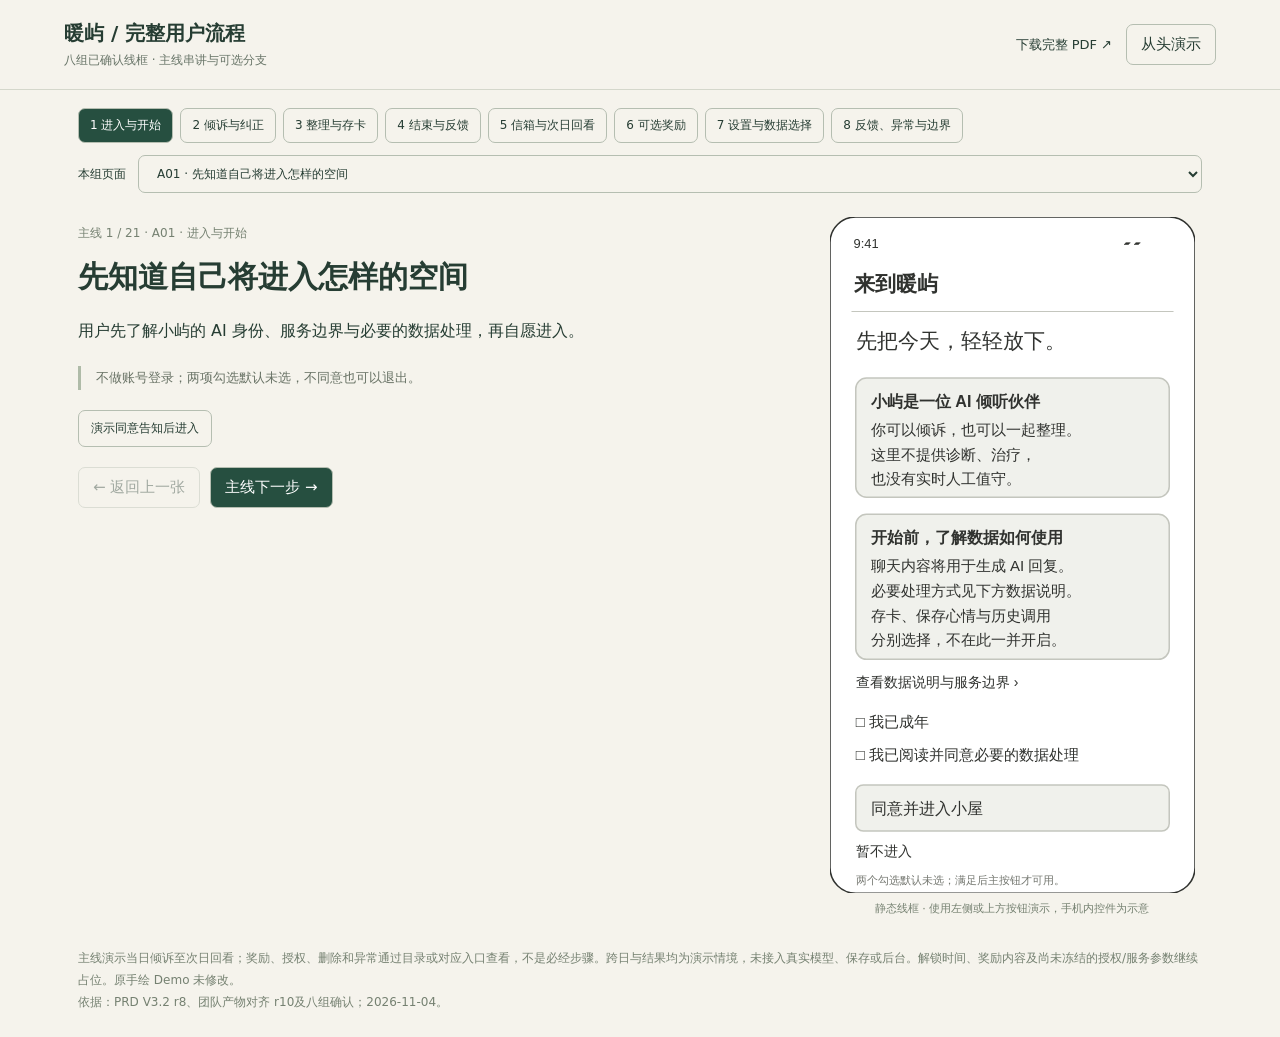
<file: index.html>
<!doctype html><html lang="zh-CN"><head><meta charset="utf-8"><meta name="viewport" content="width=device-width,initial-scale=1"><meta name="description" content="暖屿完整低保真：倾诉纠正、心事卡、次日回看、可选奖励、设置授权与反馈异常。"><title>暖屿 · 完整用户流程</title><style>*{box-sizing:border-box}body{margin:0;background:#f5f3ec;color:#263d33;font:15px system-ui,-apple-system,sans-serif}button,select,a{font:inherit}a{color:inherit}button,select{cursor:pointer}header{padding:20px 5vw;border-bottom:1px solid #d4d7cb;display:flex;justify-content:space-between;gap:20px;align-items:center}header strong{font-size:20px}header small{display:block;font-size:12px;margin-top:5px;color:#677467}.actions{display:flex;gap:14px;align-items:center}.actions a{text-decoration:none;font-size:13px}button,select{padding:10px 14px;border:1px solid #b5beb1;border-radius:7px;background:transparent;color:inherit}button:focus-visible,a:focus-visible,select:focus-visible,summary:focus-visible{outline:3px solid #9e7940;outline-offset:3px}.primary,button[aria-current=true]{background:#264f40;color:white}button:disabled{opacity:.4;cursor:default}.catalog{max-width:1180px;margin:auto;padding:18px 28px 0}#chapters{display:flex;gap:7px;flex-wrap:wrap}#chapters button{font-size:12px;padding:8px 11px}.picker{display:flex;gap:12px;align-items:center;margin-top:12px;font-size:12px}.picker select{max-width:100%;min-width:0;flex:1}.layout{max-width:1180px;margin:auto;padding:24px 28px;display:grid;grid-template-columns:minmax(340px,1fr) minmax(300px,380px);gap:64px}.eyebrow{font-size:12px;color:#758171;margin:8px 0 12px}h1{font-size:30px;line-height:1.4;margin:14px 0 18px}#description{font-size:16px;line-height:1.9}#note{padding-left:15px;border-left:3px solid #afbba8;font-size:13px;line-height:1.8;margin:20px 0;color:#687265}.controls{display:flex;gap:10px;margin-top:20px;flex-wrap:wrap}details{margin-top:20px;border-top:1px solid #d0d7c8;padding-top:16px}summary{cursor:pointer}#branches,#choices{display:flex;gap:8px;flex-wrap:wrap;margin-top:14px}#choices button,#branches button{font-size:12px;padding:9px 12px}.phone svg{width:100%;height:auto;display:block;max-height:690px}.phone{max-width:365px;margin:auto;width:100%}.caption{font-size:11px;color:#758171;text-align:center;margin:8px 0}footer{max-width:1180px;margin:auto;padding:0 28px 24px;font-size:12px;color:#758171;line-height:1.8}.hidden{display:none!important}@media(max-width:720px){header{padding:16px 20px;align-items:flex-start}header strong{font-size:17px}.actions{flex-shrink:0;flex-direction:column;gap:8px}.catalog{padding:16px 20px 0}.layout{padding:20px;display:flex;flex-direction:column;gap:20px}h1{font-size:25px}.phone{max-width:340px}footer{padding:0 20px 20px}}</style></head><body><header><div><strong>暖屿 / 完整用户流程</strong><small>八组已确认线框 · 主线串讲与可选分支</small></div><div class="actions"><a href="warm-isle-flow.pdf" download>下载完整 PDF ↗</a><button id="restart">从头演示</button></div></header><section class="catalog"><nav id="chapters" aria-label="八组流程目录"></nav><div class="picker"><label for="screenPicker">本组页面</label><select id="screenPicker"></select></div></section><main class="layout"><section><div class="eyebrow" id="counter"></div><h1 id="title"></h1><p id="description"></p><p id="note"></p><div id="choices" aria-label="可选走向"></div><div class="controls"><button id="back">← 返回上一张</button><button id="next" class="primary">下一步 →</button></div><details id="branchDetails"><summary>其他情况 / 分支演示</summary><div id="branches"></div></details></section><section><div id="phone" class="phone"></div><p class="caption">静态线框 · 使用左侧或上方按钮演示，手机内控件为示意</p></section></main><footer>主线演示当日倾诉至次日回看；奖励、授权、删除和异常通过目录或对应入口查看，不是必经步骤。跨日与结果均为演示情境，未接入真实模型、保存或后台。解锁时间、奖励内容及尚未冻结的授权/服务参数继续占位。原手绘 Demo 未修改。<br>依据：PRD V3.2 r8、团队产物对齐 r10及八组确认；2026-11-04。</footer><script>const data={"A01": {"id": "A01", "title": "先知道自己将进入怎样的空间", "desc": "用户先了解小屿的 AI 身份、服务边界与必要的数据处理，再自愿进入。", "note": "不做账号登录；两项勾选默认未选，不同意也可以退出。", "svg": "<svg xmlns=\"http://www.w3.org/2000/svg\" viewBox=\"0 0 340 630\" role=\"img\" aria-label=\"手机低保真线框\"><style>text{font-family:PingFang SC,Microsoft YaHei,sans-serif}</style><g xmlns=\"http://www.w3.org/2000/svg\"><rect x=\"0\" y=\"0\" width=\"340\" height=\"630\" rx=\"24\" fill=\"white\" stroke=\"#30322f\" stroke-width=\"1.4\" /><text x=\"22\" y=\"29\" font-size=\"12\" font-weight=\"400\" fill=\"#30322f\">9:41</text><text x=\"274\" y=\"29\" font-size=\"12\" font-weight=\"400\" fill=\"#30322f\">▰ ▰</text><text x=\"22\" y=\"69\" font-size=\"20\" font-weight=\"600\" fill=\"#30322f\">来到暖屿</text><path d=\"M20 88H320\" stroke=\"#c4c6be\" /><text x=\"24\" y=\"122\" font-size=\"20\" font-weight=\"400\" fill=\"#30322f\">先把今天，轻轻放下。</text><rect x=\"24\" y=\"150\" width=\"292\" height=\"111\" rx=\"10\" fill=\"#f0f1ec\" stroke=\"#c4c6be\" stroke-width=\"1.4\" /><text x=\"38\" y=\"177\" font-size=\"15\" font-weight=\"600\" fill=\"#30322f\">小屿是一位 AI 倾听伙伴</text><text x=\"38\" y=\"203\" font-size=\"14\" font-weight=\"400\" fill=\"#30322f\">你可以倾诉，也可以一起整理。</text><text x=\"38\" y=\"226\" font-size=\"14\" font-weight=\"400\" fill=\"#30322f\">这里不提供诊断、治疗，</text><text x=\"38\" y=\"249\" font-size=\"14\" font-weight=\"400\" fill=\"#30322f\">也没有实时人工值守。</text><rect x=\"24\" y=\"277\" width=\"292\" height=\"135\" rx=\"10\" fill=\"#f0f1ec\" stroke=\"#c4c6be\" stroke-width=\"1.4\" /><text x=\"38\" y=\"304\" font-size=\"15\" font-weight=\"600\" fill=\"#30322f\">开始前，了解数据如何使用</text><text x=\"38\" y=\"330\" font-size=\"14\" font-weight=\"400\" fill=\"#30322f\">聊天内容将用于生成 AI 回复。</text><text x=\"38\" y=\"353\" font-size=\"14\" font-weight=\"400\" fill=\"#30322f\">必要处理方式见下方数据说明。</text><text x=\"38\" y=\"376\" font-size=\"14\" font-weight=\"400\" fill=\"#30322f\">存卡、保存心情与历史调用</text><text x=\"38\" y=\"399\" font-size=\"14\" font-weight=\"400\" fill=\"#30322f\">分别选择，不在此一并开启。</text><text x=\"24\" y=\"438\" font-size=\"13\" font-weight=\"400\" fill=\"#30322f\">查看数据说明与服务边界  ›</text><text x=\"24\" y=\"475\" font-size=\"14\" font-weight=\"400\" fill=\"#30322f\">□ 我已成年</text><text x=\"24\" y=\"506\" font-size=\"14\" font-weight=\"400\" fill=\"#30322f\">□ 我已阅读并同意必要的数据处理</text><rect x=\"24\" y=\"529\" width=\"292\" height=\"43\" rx=\"7\" fill=\"#f0f1ec\" stroke=\"#c4c6be\" stroke-width=\"1.4\" /><text x=\"38\" y=\"556\" font-size=\"15\" font-weight=\"500\" fill=\"#30322f\">同意并进入小屋</text><text x=\"24\" y=\"595\" font-size=\"13\" font-weight=\"400\" fill=\"#30322f\">暂不进入</text><text x=\"24\" y=\"621\" font-size=\"10\" font-weight=\"400\" fill=\"#73766f\">两个勾选默认未选；满足后主按钮才可用。</text></g></svg>"}, "A02": {"id": "A02", "title": "来到小屋，找到两个明确入口", "desc": "小屋保留手绘氛围，主要操作是“开始倾诉”，次要入口是“信箱”。", "note": "昵称移到设置选填；猫、灯、窗帘不设交互热点。", "svg": "<svg xmlns=\"http://www.w3.org/2000/svg\" viewBox=\"0 0 340 630\" role=\"img\" aria-label=\"手机低保真线框\"><style>text{font-family:PingFang SC,Microsoft YaHei,sans-serif}</style><g xmlns=\"http://www.w3.org/2000/svg\"><rect x=\"0\" y=\"0\" width=\"340\" height=\"630\" rx=\"24\" fill=\"white\" stroke=\"#30322f\" stroke-width=\"1.4\" /><text x=\"22\" y=\"29\" font-size=\"12\" font-weight=\"400\" fill=\"#30322f\">9:41</text><text x=\"274\" y=\"29\" font-size=\"12\" font-weight=\"400\" fill=\"#30322f\">▰ ▰</text><text x=\"22\" y=\"69\" font-size=\"16\" font-weight=\"600\" fill=\"#30322f\">暖屿</text><text x=\"195\" y=\"69\" font-size=\"16\" font-weight=\"600\" fill=\"#30322f\">设置</text><path d=\"M20 88H320\" stroke=\"#c4c6be\" /><rect x=\"24\" y=\"106\" width=\"292\" height=\"234\" rx=\"7\" fill=\"#f6f5f0\" stroke=\"#c4c6be\" stroke-width=\"1.4\" /><g transform=\"translate(24,106)\" fill=\"none\" stroke=\"#85867e\" stroke-width=\"1.5\" stroke-linecap=\"round\" stroke-linejoin=\"round\"><path d=\"M10 212Q140 206 282 214M23 189L24 36Q132 3 264 37L266 189M28 38L145 9L260 37\" /><path d=\"M45 52L111 50L112 126L44 128Z M77 51L77 127M45 89L111 88M36 48Q43 87 34 132M121 49Q114 89 125 133\" /><path d=\"M142 180Q163 185 219 179M146 187Q181 204 225 185M151 181L153 135Q186 119 217 135L220 180M147 204L151 186M220 203L216 186\" /><path d=\"M165 105Q145 99 153 84Q157 75 166 82Q180 69 193 82Q204 73 210 84Q217 99 199 106Q200 123 182 124Q165 122 165 105ZM165 142Q163 124 181 124Q202 124 202 142M165 144L184 149L201 141L201 167L184 174L165 166Z M184 149L184 174\" /><path d=\"M53 199L54 161L104 161L105 199M62 193L62 176Q80 159 96 176L96 193ZM69 193Q64 183 76 173Q76 183 84 176Q95 188 84 195\" /><path d=\"M235 156L250 156M242 156L242 118M228 119L257 119L251 97L233 97Z\" /></g><text x=\"70\" y=\"331\" font-size=\"12\" font-weight=\"400\" fill=\"#73766f\">手绘小屋 · 灰阶布局占位</text><text x=\"24\" y=\"373\" font-size=\"20\" font-weight=\"400\" fill=\"#30322f\">今天辛苦了。</text><text x=\"24\" y=\"404\" font-size=\"14\" font-weight=\"400\" fill=\"#30322f\">不必想好怎么说，从一句话开始。</text><rect x=\"24\" y=\"433\" width=\"292\" height=\"43\" rx=\"7\" fill=\"#30322f\" stroke=\"#30322f\" stroke-width=\"1.4\" /><text x=\"38\" y=\"460\" font-size=\"15\" font-weight=\"500\" fill=\"white\">开始倾诉</text><rect x=\"24\" y=\"488\" width=\"292\" height=\"43\" rx=\"7\" fill=\"white\" stroke=\"#30322f\" stroke-width=\"1.4\" /><text x=\"38\" y=\"515\" font-size=\"15\" font-weight=\"500\" fill=\"#30322f\">信箱 · 查看收下的心事</text><text x=\"24\" y=\"568\" font-size=\"12\" font-weight=\"400\" fill=\"#73766f\">小屿是 AI · 不需要账号登录</text><text x=\"24\" y=\"621\" font-size=\"10\" font-weight=\"400\" fill=\"#73766f\">昵称不拦路；可在后续设置里选填。</text></g></svg>"}, "A03": {"id": "A03", "title": "从一句话开始，不先做问卷", "desc": "默认“先听我说”，直接输入就能开始。用户也可以选择句子起头。", "note": "不强制选模式或评分；建议起头不会自动发送。", "svg": "<svg xmlns=\"http://www.w3.org/2000/svg\" viewBox=\"0 0 340 630\" role=\"img\" aria-label=\"手机低保真线框\"><style>text{font-family:PingFang SC,Microsoft YaHei,sans-serif}</style><g xmlns=\"http://www.w3.org/2000/svg\"><rect x=\"0\" y=\"0\" width=\"340\" height=\"630\" rx=\"24\" fill=\"white\" stroke=\"#30322f\" stroke-width=\"1.4\" /><text x=\"22\" y=\"29\" font-size=\"12\" font-weight=\"400\" fill=\"#30322f\">9:41</text><text x=\"274\" y=\"29\" font-size=\"12\" font-weight=\"400\" fill=\"#30322f\">▰ ▰</text><text x=\"22\" y=\"69\" font-size=\"14\" font-weight=\"400\" fill=\"#30322f\">‹ 小屋</text><text x=\"100\" y=\"69\" font-size=\"18\" font-weight=\"600\" fill=\"#30322f\">和小屿聊聊</text><text x=\"286\" y=\"69\" font-size=\"14\" font-weight=\"400\" fill=\"#30322f\">结束</text><path d=\"M20 88H320\" stroke=\"#c4c6be\" /><text x=\"24\" y=\"114\" font-size=\"12\" font-weight=\"400\" fill=\"#73766f\">小屿是 AI · 可以随时纠正我的理解</text><rect x=\"24\" y=\"134\" width=\"140\" height=\"43\" rx=\"7\" fill=\"#30322f\" stroke=\"#30322f\" stroke-width=\"1.4\" /><text x=\"38\" y=\"161\" font-size=\"15\" font-weight=\"500\" fill=\"white\">● 先听我说</text><rect x=\"176\" y=\"134\" width=\"140\" height=\"43\" rx=\"7\" fill=\"white\" stroke=\"#30322f\" stroke-width=\"1.4\" /><text x=\"190\" y=\"161\" font-size=\"15\" font-weight=\"500\" fill=\"#30322f\">帮我理一理</text><rect x=\"24\" y=\"207\" width=\"268\" height=\"124\" rx=\"10\" fill=\"#f0f1ec\" stroke=\"#c4c6be\" stroke-width=\"1.4\" /><text x=\"38\" y=\"231\" font-size=\"12\" font-weight=\"600\" fill=\"#73766f\">小屿 · AI</text><text x=\"38\" y=\"255\" font-size=\"14\" font-weight=\"400\" fill=\"#30322f\">今天辛苦了。</text><text x=\"38\" y=\"278\" font-size=\"14\" font-weight=\"400\" fill=\"#30322f\">有什么想说的，</text><text x=\"38\" y=\"301\" font-size=\"14\" font-weight=\"400\" fill=\"#30322f\">可以从一句话开始。</text><rect x=\"24\" y=\"360\" width=\"292\" height=\"43\" rx=\"7\" fill=\"white\" stroke=\"#30322f\" stroke-width=\"1.4\" /><text x=\"38\" y=\"387\" font-size=\"15\" font-weight=\"500\" fill=\"#30322f\">不知道怎么开口</text><text x=\"24\" y=\"448\" font-size=\"13\" font-weight=\"400\" fill=\"#73766f\">慢慢说，不用一次说清楚。</text><rect x=\"24\" y=\"509\" width=\"292\" height=\"82\" rx=\"8\" fill=\"white\" stroke=\"#30322f\" stroke-width=\"1.4\" /><text x=\"36\" y=\"535\" font-size=\"14\" font-weight=\"400\" fill=\"#73766f\">想到什么，都可以说…</text><rect x=\"246\" y=\"550\" width=\"58\" height=\"30\" rx=\"5\" fill=\"#f0f1ec\" stroke=\"#c4c6be\" stroke-width=\"1.4\" /><text x=\"258\" y=\"571\" font-size=\"13\" font-weight=\"400\" fill=\"#73766f\">发送</text><text x=\"24\" y=\"621\" font-size=\"10\" font-weight=\"400\" fill=\"#73766f\">空输入不可发送；输入后发送，开始当前会话。</text></g></svg>"}, "C01": {"id": "C01", "title": "倾诉后，发现理解偏了", "desc": "例：用户说对方取消见面却没道歉，AI 却把重点放在“临时取消”。", "note": "每条 AI 回复下都有“没理解对”，用户不用重启对话。", "svg": "<svg xmlns=\"http://www.w3.org/2000/svg\" viewBox=\"0 0 340 630\" role=\"img\" aria-label=\"手机低保真线框\"><style>text{font-family:PingFang SC,Microsoft YaHei,sans-serif}</style><g xmlns=\"http://www.w3.org/2000/svg\"><rect x=\"0\" y=\"0\" width=\"340\" height=\"630\" rx=\"24\" fill=\"white\" stroke=\"#30322f\" stroke-width=\"1.4\" /><text x=\"22\" y=\"29\" font-size=\"12\" font-weight=\"400\" fill=\"#30322f\">9:41</text><text x=\"274\" y=\"29\" font-size=\"12\" font-weight=\"400\" fill=\"#30322f\">▰ ▰</text><text x=\"22\" y=\"69\" font-size=\"14\" font-weight=\"400\" fill=\"#30322f\">‹ 小屋</text><text x=\"100\" y=\"69\" font-size=\"18\" font-weight=\"600\" fill=\"#30322f\">和小屿聊聊</text><text x=\"286\" y=\"69\" font-size=\"14\" font-weight=\"400\" fill=\"#30322f\">结束</text><path d=\"M20 88H320\" stroke=\"#c4c6be\" /><text x=\"24\" y=\"113\" font-size=\"12\" font-weight=\"400\" fill=\"#73766f\">小屿是 AI · 你可以随时纠正我</text><rect x=\"24\" y=\"133\" width=\"140\" height=\"43\" rx=\"7\" fill=\"#30322f\" stroke=\"#30322f\" stroke-width=\"1.4\" /><text x=\"38\" y=\"160\" font-size=\"15\" font-weight=\"500\" fill=\"white\">● 先听我说</text><rect x=\"176\" y=\"133\" width=\"140\" height=\"43\" rx=\"7\" fill=\"white\" stroke=\"#30322f\" stroke-width=\"1.4\" /><text x=\"190\" y=\"160\" font-size=\"15\" font-weight=\"500\" fill=\"#30322f\">帮我理一理</text><rect x=\"48\" y=\"195\" width=\"268\" height=\"94\" rx=\"10\" fill=\"white\" stroke=\"#c4c6be\" stroke-width=\"1.4\" /><text x=\"62\" y=\"219\" font-size=\"12\" font-weight=\"600\" fill=\"#73766f\">我</text><text x=\"62\" y=\"243\" font-size=\"14\" font-weight=\"400\" fill=\"#30322f\">他又临时取消见面，</text><text x=\"62\" y=\"266\" font-size=\"14\" font-weight=\"400\" fill=\"#30322f\">连句道歉都没有。</text><rect x=\"24\" y=\"304\" width=\"268\" height=\"122\" rx=\"10\" fill=\"#f0f1ec\" stroke=\"#c4c6be\" stroke-width=\"1.4\" /><text x=\"38\" y=\"328\" font-size=\"12\" font-weight=\"600\" fill=\"#73766f\">小屿 · AI</text><text x=\"38\" y=\"352\" font-size=\"14\" font-weight=\"400\" fill=\"#30322f\">你提到他临时取消，也没道歉。</text><text x=\"38\" y=\"375\" font-size=\"14\" font-weight=\"400\" fill=\"#30322f\">是临时取消更让你难受吗？</text><text x=\"24\" y=\"454\" font-size=\"13\" font-weight=\"400\" fill=\"#30322f\">没理解对  ›</text><text x=\"24\" y=\"497\" font-size=\"13\" font-weight=\"400\" fill=\"#30322f\">整理心事  ›</text><rect x=\"24\" y=\"523\" width=\"292\" height=\"76\" rx=\"8\" fill=\"white\" stroke=\"#30322f\" stroke-width=\"1.4\" /><text x=\"36\" y=\"548\" font-size=\"14\" font-weight=\"400\" fill=\"#73766f\">想到什么，都可以说…</text><rect x=\"246\" y=\"559\" width=\"58\" height=\"29\" rx=\"5\" fill=\"#f0f1ec\" stroke=\"#c4c6be\" stroke-width=\"1.4\" /><text x=\"258\" y=\"579\" font-size=\"13\" font-weight=\"400\" fill=\"#73766f\">发送</text><text x=\"24\" y=\"621\" font-size=\"10\" font-weight=\"400\" fill=\"#73766f\">每条完整 AI 回复下均可纠正；不必等固定轮数。</text></g></svg>"}, "C02": {"id": "C02", "title": "用自己的话纠正这一句", "desc": "点“没理解对”，在弹层里看见原句，写下“我更在意的是，他没道歉”。", "note": "可以取消；纠正仅用于本次会话，并可再次修改。", "svg": "<svg xmlns=\"http://www.w3.org/2000/svg\" viewBox=\"0 0 340 630\" role=\"img\" aria-label=\"手机低保真线框\"><style>text{font-family:PingFang SC,Microsoft YaHei,sans-serif}</style><g xmlns=\"http://www.w3.org/2000/svg\"><rect x=\"0\" y=\"0\" width=\"340\" height=\"630\" rx=\"24\" fill=\"white\" stroke=\"#30322f\" stroke-width=\"1.4\" /><text x=\"22\" y=\"29\" font-size=\"12\" font-weight=\"400\" fill=\"#30322f\">9:41</text><text x=\"274\" y=\"29\" font-size=\"12\" font-weight=\"400\" fill=\"#30322f\">▰ ▰</text><text x=\"22\" y=\"69\" font-size=\"16\" font-weight=\"600\" fill=\"#30322f\">‹ 返回对话</text><text x=\"195\" y=\"69\" font-size=\"16\" font-weight=\"600\" fill=\"#30322f\">纠正理解</text><path d=\"M20 88H320\" stroke=\"#c4c6be\" /><rect x=\"24\" y=\"112\" width=\"292\" height=\"102\" rx=\"10\" fill=\"#f0f1ec\" stroke=\"#c4c6be\" stroke-width=\"1.4\" /><text x=\"38\" y=\"139\" font-size=\"15\" font-weight=\"600\" fill=\"#30322f\">你想纠正这句理解</text><text x=\"38\" y=\"165\" font-size=\"14\" font-weight=\"400\" fill=\"#30322f\">“是临时取消更让你难受吗？”</text><text x=\"24\" y=\"247\" font-size=\"17\" font-weight=\"400\" fill=\"#30322f\">你更想表达的是什么？</text><text x=\"24\" y=\"274\" font-size=\"12\" font-weight=\"500\" fill=\"#73766f\">用自己的说法写下来</text><rect x=\"24\" y=\"284\" width=\"292\" height=\"112\" rx=\"10\" fill=\"white\" stroke=\"#c4c6be\" stroke-width=\"1.4\" /><text x=\"36\" y=\"309\" font-size=\"14\" font-weight=\"400\" fill=\"#30322f\">我更在意的是，他没道歉。</text><text x=\"24\" y=\"431\" font-size=\"13\" font-weight=\"400\" fill=\"#30322f\">仅用于这次对话，你可以再次修正。</text><rect x=\"24\" y=\"472\" width=\"292\" height=\"43\" rx=\"7\" fill=\"#30322f\" stroke=\"#30322f\" stroke-width=\"1.4\" /><text x=\"38\" y=\"499\" font-size=\"15\" font-weight=\"500\" fill=\"white\">按我的说法修正</text><rect x=\"24\" y=\"527\" width=\"292\" height=\"43\" rx=\"7\" fill=\"white\" stroke=\"#30322f\" stroke-width=\"1.4\" /><text x=\"38\" y=\"554\" font-size=\"15\" font-weight=\"500\" fill=\"#30322f\">取消，返回对话</text><text x=\"24\" y=\"621\" font-size=\"10\" font-weight=\"400\" fill=\"#73766f\">输入为空时不可提交；取消不改原有理解。</text></g></svg>"}, "C03": {"id": "C03", "title": "理解更新后，原地继续聊", "desc": "修正成功后，下一句立即采用用户的新说法，后续回复与草稿也保持一致。", "note": "保留原消息，不静默改写历史；此时仍可继续说或结束。", "svg": "<svg xmlns=\"http://www.w3.org/2000/svg\" viewBox=\"0 0 340 630\" role=\"img\" aria-label=\"手机低保真线框\"><style>text{font-family:PingFang SC,Microsoft YaHei,sans-serif}</style><g xmlns=\"http://www.w3.org/2000/svg\"><rect x=\"0\" y=\"0\" width=\"340\" height=\"630\" rx=\"24\" fill=\"white\" stroke=\"#30322f\" stroke-width=\"1.4\" /><text x=\"22\" y=\"29\" font-size=\"12\" font-weight=\"400\" fill=\"#30322f\">9:41</text><text x=\"274\" y=\"29\" font-size=\"12\" font-weight=\"400\" fill=\"#30322f\">▰ ▰</text><text x=\"22\" y=\"69\" font-size=\"14\" font-weight=\"400\" fill=\"#30322f\">‹ 小屋</text><text x=\"100\" y=\"69\" font-size=\"18\" font-weight=\"600\" fill=\"#30322f\">和小屿聊聊</text><text x=\"286\" y=\"69\" font-size=\"14\" font-weight=\"400\" fill=\"#30322f\">结束</text><path d=\"M20 88H320\" stroke=\"#c4c6be\" /><text x=\"24\" y=\"113\" font-size=\"12\" font-weight=\"400\" fill=\"#73766f\">小屿是 AI · 你可以随时纠正我</text><rect x=\"24\" y=\"133\" width=\"140\" height=\"43\" rx=\"7\" fill=\"#30322f\" stroke=\"#30322f\" stroke-width=\"1.4\" /><text x=\"38\" y=\"160\" font-size=\"15\" font-weight=\"500\" fill=\"white\">● 先听我说</text><rect x=\"176\" y=\"133\" width=\"140\" height=\"43\" rx=\"7\" fill=\"white\" stroke=\"#30322f\" stroke-width=\"1.4\" /><text x=\"190\" y=\"160\" font-size=\"15\" font-weight=\"500\" fill=\"#30322f\">帮我理一理</text><rect x=\"24\" y=\"193\" width=\"292\" height=\"70\" rx=\"10\" fill=\"#f0f1ec\" stroke=\"#c4c6be\" stroke-width=\"1.4\" /><text x=\"38\" y=\"220\" font-size=\"15\" font-weight=\"600\" fill=\"#30322f\">已按你的说法修正</text><text x=\"38\" y=\"246\" font-size=\"14\" font-weight=\"400\" fill=\"#30322f\">这次对话会采用你的新说法。</text><rect x=\"48\" y=\"278\" width=\"268\" height=\"87\" rx=\"10\" fill=\"white\" stroke=\"#c4c6be\" stroke-width=\"1.4\" /><text x=\"62\" y=\"302\" font-size=\"12\" font-weight=\"600\" fill=\"#73766f\">我 · 刚刚纠正</text><text x=\"62\" y=\"326\" font-size=\"14\" font-weight=\"400\" fill=\"#30322f\">我更在意的是，他没道歉。</text><rect x=\"24\" y=\"380\" width=\"268\" height=\"97\" rx=\"10\" fill=\"#f0f1ec\" stroke=\"#c4c6be\" stroke-width=\"1.4\" /><text x=\"38\" y=\"404\" font-size=\"12\" font-weight=\"600\" fill=\"#73766f\">小屿 · AI</text><text x=\"38\" y=\"428\" font-size=\"14\" font-weight=\"400\" fill=\"#30322f\">你更在意的是他没道歉。</text><text x=\"38\" y=\"451\" font-size=\"14\" font-weight=\"400\" fill=\"#30322f\">你希望他看到这件事的影响吗？</text><text x=\"24\" y=\"502\" font-size=\"12\" font-weight=\"400\" fill=\"#30322f\">没理解对  ›</text><text x=\"230\" y=\"502\" font-size=\"12\" font-weight=\"400\" fill=\"#30322f\">整理心事  ›</text><rect x=\"24\" y=\"523\" width=\"292\" height=\"76\" rx=\"8\" fill=\"white\" stroke=\"#30322f\" stroke-width=\"1.4\" /><text x=\"36\" y=\"548\" font-size=\"14\" font-weight=\"400\" fill=\"#73766f\">想到什么，都可以说…</text><rect x=\"246\" y=\"559\" width=\"58\" height=\"29\" rx=\"5\" fill=\"#f0f1ec\" stroke=\"#c4c6be\" stroke-width=\"1.4\" /><text x=\"258\" y=\"579\" font-size=\"13\" font-weight=\"400\" fill=\"#73766f\">发送</text><text x=\"24\" y=\"621\" font-size=\"10\" font-weight=\"400\" fill=\"#73766f\">后续回复与草稿采用新理解；不改写已存卡片。</text></g></svg>"}, "D01": {"id": "D01", "title": "想留一点什么时，再整理心事", "desc": "用户主动点“整理心事”，系统按照这段对话与最新纠正生成草稿。", "note": "生成不等于保存；等待中也可以取消并回到对话。", "svg": "<svg xmlns=\"http://www.w3.org/2000/svg\" viewBox=\"0 0 340 630\" role=\"img\" aria-label=\"手机低保真线框\"><style>text{font-family:PingFang SC,Microsoft YaHei,sans-serif}</style><g xmlns=\"http://www.w3.org/2000/svg\"><rect x=\"0\" y=\"0\" width=\"340\" height=\"630\" rx=\"24\" fill=\"white\" stroke=\"#30322f\" stroke-width=\"1.4\" /><text x=\"22\" y=\"29\" font-size=\"12\" font-weight=\"400\" fill=\"#30322f\">9:41</text><text x=\"274\" y=\"29\" font-size=\"12\" font-weight=\"400\" fill=\"#30322f\">▰ ▰</text><text x=\"22\" y=\"69\" font-size=\"16\" font-weight=\"600\" fill=\"#30322f\">‹ 继续聊</text><text x=\"195\" y=\"69\" font-size=\"16\" font-weight=\"600\" fill=\"#30322f\">整理心事</text><path d=\"M20 88H320\" stroke=\"#c4c6be\" /><text x=\"24\" y=\"124\" font-size=\"18\" font-weight=\"400\" fill=\"#30322f\">把这段话，整理成一张卡。</text><rect x=\"24\" y=\"162\" width=\"292\" height=\"122\" rx=\"10\" fill=\"#f0f1ec\" stroke=\"#c4c6be\" stroke-width=\"1.4\" /><text x=\"38\" y=\"189\" font-size=\"15\" font-weight=\"600\" fill=\"#30322f\">正在整理…</text><text x=\"38\" y=\"215\" font-size=\"14\" font-weight=\"400\" fill=\"#30322f\">采用这次对话中你确认的说法。</text><text x=\"38\" y=\"238\" font-size=\"14\" font-weight=\"400\" fill=\"#30322f\">此时还没有存入信箱。</text><rect x=\"24\" y=\"305\" width=\"292\" height=\"104\" rx=\"10\" fill=\"#f0f1ec\" stroke=\"#c4c6be\" stroke-width=\"1.4\" /><text x=\"38\" y=\"332\" font-size=\"15\" font-weight=\"600\" fill=\"#30322f\">这次采用的理解</text><text x=\"38\" y=\"358\" font-size=\"14\" font-weight=\"400\" fill=\"#30322f\">“我更在意的是，他没道歉。”</text><rect x=\"24\" y=\"458\" width=\"292\" height=\"43\" rx=\"7\" fill=\"white\" stroke=\"#30322f\" stroke-width=\"1.4\" /><text x=\"38\" y=\"485\" font-size=\"15\" font-weight=\"500\" fill=\"#30322f\">取消整理，返回继续聊</text><text x=\"24\" y=\"535\" font-size=\"13\" font-weight=\"400\" fill=\"#73766f\">不需要等卡片生成才能离开。</text><text x=\"24\" y=\"621\" font-size=\"10\" font-weight=\"400\" fill=\"#73766f\">取消后停止本次生成；不清除对话与纠正。</text></g></svg>"}, "D02": {"id": "D02", "title": "先看草稿，再决定要不要留", "desc": "正面包含标题、发生了什么、可选感受和自留话。没有表达的情绪不代填。", "note": "能编辑、保留草稿继续聊，或不保存；只有确认才入信箱。", "svg": "<svg xmlns=\"http://www.w3.org/2000/svg\" viewBox=\"0 0 340 630\" role=\"img\" aria-label=\"手机低保真线框\"><style>text{font-family:PingFang SC,Microsoft YaHei,sans-serif}</style><g xmlns=\"http://www.w3.org/2000/svg\"><rect x=\"0\" y=\"0\" width=\"340\" height=\"630\" rx=\"24\" fill=\"white\" stroke=\"#30322f\" stroke-width=\"1.4\" /><text x=\"22\" y=\"29\" font-size=\"12\" font-weight=\"400\" fill=\"#30322f\">9:41</text><text x=\"274\" y=\"29\" font-size=\"12\" font-weight=\"400\" fill=\"#30322f\">▰ ▰</text><text x=\"22\" y=\"69\" font-size=\"16\" font-weight=\"600\" fill=\"#30322f\">‹ 继续聊</text><text x=\"195\" y=\"69\" font-size=\"16\" font-weight=\"600\" fill=\"#30322f\">心事卡预览</text><path d=\"M20 88H320\" stroke=\"#c4c6be\" /><rect x=\"24\" y=\"126\" width=\"292\" height=\"276\" rx=\"7\" fill=\"#f7f6f1\" stroke=\"#30322f\" stroke-width=\"1.4\" /><text x=\"40\" y=\"151\" font-size=\"11\" font-weight=\"400\" fill=\"#73766f\">今天 · 日期自动记录</text><text x=\"40\" y=\"184\" font-size=\"19\" font-weight=\"600\" fill=\"#30322f\">在意的是没有道歉</text><text x=\"40\" y=\"220\" font-size=\"12\" font-weight=\"600\" fill=\"#73766f\">今天发生了什么</text><text x=\"40\" y=\"247\" font-size=\"14\" font-weight=\"400\" fill=\"#30322f\">他临时取消了见面，也没有道歉。</text><text x=\"40\" y=\"271\" font-size=\"14\" font-weight=\"400\" fill=\"#30322f\">我更在意的是没有道歉。</text><text x=\"40\" y=\"313\" font-size=\"12\" font-weight=\"600\" fill=\"#73766f\">我的感受 · 可选</text><text x=\"40\" y=\"337\" font-size=\"14\" font-weight=\"400\" fill=\"#73766f\">＋ 添加自己的感受</text><text x=\"40\" y=\"373\" font-size=\"13\" font-weight=\"400\" fill=\"#73766f\">＋ 想留给自己的话 · 可选</text><text x=\"24\" y=\"430\" font-size=\"13\" font-weight=\"400\" fill=\"#30322f\">看看有没有遗漏或理解偏了的地方。</text><rect x=\"24\" y=\"451\" width=\"292\" height=\"43\" rx=\"7\" fill=\"white\" stroke=\"#30322f\" stroke-width=\"1.4\" /><text x=\"38\" y=\"478\" font-size=\"15\" font-weight=\"500\" fill=\"#30322f\">编辑内容</text><rect x=\"24\" y=\"505\" width=\"292\" height=\"43\" rx=\"7\" fill=\"#30322f\" stroke=\"#30322f\" stroke-width=\"1.4\" /><text x=\"38\" y=\"532\" font-size=\"15\" font-weight=\"500\" fill=\"white\">确认内容，放入信箱</text><text x=\"24\" y=\"581\" font-size=\"13\" font-weight=\"400\" fill=\"#30322f\">保留草稿，继续聊</text><text x=\"208\" y=\"581\" font-size=\"13\" font-weight=\"400\" fill=\"#30322f\">不保存这张卡</text><text x=\"24\" y=\"621\" font-size=\"10\" font-weight=\"400\" fill=\"#73766f\">可选字段未填写时，保存后不显示空白区。</text></g></svg>"}, "D03": {"id": "D03", "title": "把卡片改成自己认可的版本", "desc": "用户可直接修改文字，删除可选字段，检查长度后完成编辑。", "note": "“完成编辑”只回到预览，不自动保存；用户文字不被覆盖。", "svg": "<svg xmlns=\"http://www.w3.org/2000/svg\" viewBox=\"0 0 340 630\" role=\"img\" aria-label=\"手机低保真线框\"><style>text{font-family:PingFang SC,Microsoft YaHei,sans-serif}</style><g xmlns=\"http://www.w3.org/2000/svg\"><rect x=\"0\" y=\"0\" width=\"340\" height=\"630\" rx=\"24\" fill=\"white\" stroke=\"#30322f\" stroke-width=\"1.4\" /><text x=\"22\" y=\"29\" font-size=\"12\" font-weight=\"400\" fill=\"#30322f\">9:41</text><text x=\"274\" y=\"29\" font-size=\"12\" font-weight=\"400\" fill=\"#30322f\">▰ ▰</text><text x=\"22\" y=\"69\" font-size=\"16\" font-weight=\"600\" fill=\"#30322f\">取消编辑</text><text x=\"195\" y=\"69\" font-size=\"16\" font-weight=\"600\" fill=\"#30322f\">编辑心事卡</text><path d=\"M20 88H320\" stroke=\"#c4c6be\" /><text x=\"24\" y=\"116\" font-size=\"12\" font-weight=\"500\" fill=\"#73766f\">标题 · 最多 20 字</text><rect x=\"24\" y=\"126\" width=\"292\" height=\"40\" rx=\"10\" fill=\"white\" stroke=\"#c4c6be\" stroke-width=\"1.4\" /><text x=\"36\" y=\"151\" font-size=\"14\" font-weight=\"400\" fill=\"#30322f\">在意的是没有道歉</text><text x=\"24\" y=\"194\" font-size=\"12\" font-weight=\"500\" fill=\"#73766f\">今天发生了什么 · 最多 120 字</text><rect x=\"24\" y=\"204\" width=\"292\" height=\"83\" rx=\"10\" fill=\"white\" stroke=\"#c4c6be\" stroke-width=\"1.4\" /><text x=\"36\" y=\"229\" font-size=\"14\" font-weight=\"400\" fill=\"#30322f\">他临时取消了见面，没有道歉。</text><text x=\"36\" y=\"251\" font-size=\"14\" font-weight=\"400\" fill=\"#30322f\">我更在意的是没有道歉。</text><text x=\"24\" y=\"315\" font-size=\"12\" font-weight=\"500\" fill=\"#73766f\">我的感受 · 可选 / 最多 80 字</text><rect x=\"24\" y=\"325\" width=\"292\" height=\"43\" rx=\"10\" fill=\"white\" stroke=\"#c4c6be\" stroke-width=\"1.4\" /><text x=\"36\" y=\"350\" font-size=\"14\" font-weight=\"400\" fill=\"#30322f\">输入自己的感受…</text><text x=\"24\" y=\"395\" font-size=\"12\" font-weight=\"400\" fill=\"#30322f\">移除“我的感受”字段</text><text x=\"24\" y=\"429\" font-size=\"12\" font-weight=\"500\" fill=\"#73766f\">想留给自己的话 · 可选 / 最多 100 字</text><rect x=\"24\" y=\"439\" width=\"292\" height=\"43\" rx=\"10\" fill=\"white\" stroke=\"#c4c6be\" stroke-width=\"1.4\" /><text x=\"36\" y=\"464\" font-size=\"14\" font-weight=\"400\" fill=\"#30322f\">可以暂时不写</text><rect x=\"24\" y=\"523\" width=\"292\" height=\"43\" rx=\"7\" fill=\"#30322f\" stroke=\"#30322f\" stroke-width=\"1.4\" /><text x=\"38\" y=\"550\" font-size=\"15\" font-weight=\"500\" fill=\"white\">完成编辑，返回预览</text><text x=\"24\" y=\"594\" font-size=\"12\" font-weight=\"400\" fill=\"#73766f\">日期自动记录，不需要填写。</text><text x=\"24\" y=\"621\" font-size=\"10\" font-weight=\"400\" fill=\"#73766f\">超字数原地提示；不截断、不覆盖手动修改。</text></g></svg>"}, "D02-review": {"id": "D02-review", "title": "回到预览，确认内容再保存", "desc": "编辑完成后回到同一张草稿核对，点“确认内容，放入信箱”才触发保存。", "note": "这是返回原预览，不是增加新页面；也可以继续编辑或返回聊天。", "svg": "<svg xmlns=\"http://www.w3.org/2000/svg\" viewBox=\"0 0 340 630\" role=\"img\" aria-label=\"手机低保真线框\"><style>text{font-family:PingFang SC,Microsoft YaHei,sans-serif}</style><g xmlns=\"http://www.w3.org/2000/svg\"><rect x=\"0\" y=\"0\" width=\"340\" height=\"630\" rx=\"24\" fill=\"white\" stroke=\"#30322f\" stroke-width=\"1.4\" /><text x=\"22\" y=\"29\" font-size=\"12\" font-weight=\"400\" fill=\"#30322f\">9:41</text><text x=\"274\" y=\"29\" font-size=\"12\" font-weight=\"400\" fill=\"#30322f\">▰ ▰</text><text x=\"22\" y=\"69\" font-size=\"16\" font-weight=\"600\" fill=\"#30322f\">‹ 继续聊</text><text x=\"195\" y=\"69\" font-size=\"16\" font-weight=\"600\" fill=\"#30322f\">心事卡预览</text><path d=\"M20 88H320\" stroke=\"#c4c6be\" /><rect x=\"24\" y=\"126\" width=\"292\" height=\"276\" rx=\"7\" fill=\"#f7f6f1\" stroke=\"#30322f\" stroke-width=\"1.4\" /><text x=\"40\" y=\"151\" font-size=\"11\" font-weight=\"400\" fill=\"#73766f\">今天 · 日期自动记录</text><text x=\"40\" y=\"184\" font-size=\"19\" font-weight=\"600\" fill=\"#30322f\">在意的是没有道歉</text><text x=\"40\" y=\"220\" font-size=\"12\" font-weight=\"600\" fill=\"#73766f\">今天发生了什么</text><text x=\"40\" y=\"247\" font-size=\"14\" font-weight=\"400\" fill=\"#30322f\">他临时取消了见面，也没有道歉。</text><text x=\"40\" y=\"271\" font-size=\"14\" font-weight=\"400\" fill=\"#30322f\">我更在意的是没有道歉。</text><text x=\"40\" y=\"313\" font-size=\"12\" font-weight=\"600\" fill=\"#73766f\">我的感受 · 可选</text><text x=\"40\" y=\"337\" font-size=\"14\" font-weight=\"400\" fill=\"#73766f\">＋ 添加自己的感受</text><text x=\"40\" y=\"373\" font-size=\"13\" font-weight=\"400\" fill=\"#73766f\">＋ 想留给自己的话 · 可选</text><text x=\"24\" y=\"430\" font-size=\"13\" font-weight=\"400\" fill=\"#30322f\">看看有没有遗漏或理解偏了的地方。</text><rect x=\"24\" y=\"451\" width=\"292\" height=\"43\" rx=\"7\" fill=\"white\" stroke=\"#30322f\" stroke-width=\"1.4\" /><text x=\"38\" y=\"478\" font-size=\"15\" font-weight=\"500\" fill=\"#30322f\">编辑内容</text><rect x=\"24\" y=\"505\" width=\"292\" height=\"43\" rx=\"7\" fill=\"#30322f\" stroke=\"#30322f\" stroke-width=\"1.4\" /><text x=\"38\" y=\"532\" font-size=\"15\" font-weight=\"500\" fill=\"white\">确认内容，放入信箱</text><text x=\"24\" y=\"581\" font-size=\"13\" font-weight=\"400\" fill=\"#30322f\">保留草稿，继续聊</text><text x=\"208\" y=\"581\" font-size=\"13\" font-weight=\"400\" fill=\"#30322f\">不保存这张卡</text><text x=\"24\" y=\"621\" font-size=\"10\" font-weight=\"400\" fill=\"#73766f\">可选字段未填写时，保存后不显示空白区。</text></g></svg>"}, "D04": {"id": "D04", "title": "保存过程给出真实状态", "desc": "提交后显示正在保存，重复点击不会重复收卡；结果不明时先核对。", "note": "保存中也能返回聊天；不能提前展示保存成功。", "svg": "<svg xmlns=\"http://www.w3.org/2000/svg\" viewBox=\"0 0 340 630\" role=\"img\" aria-label=\"手机低保真线框\"><style>text{font-family:PingFang SC,Microsoft YaHei,sans-serif}</style><g xmlns=\"http://www.w3.org/2000/svg\"><rect x=\"0\" y=\"0\" width=\"340\" height=\"630\" rx=\"24\" fill=\"white\" stroke=\"#30322f\" stroke-width=\"1.4\" /><text x=\"22\" y=\"29\" font-size=\"12\" font-weight=\"400\" fill=\"#30322f\">9:41</text><text x=\"274\" y=\"29\" font-size=\"12\" font-weight=\"400\" fill=\"#30322f\">▰ ▰</text><text x=\"22\" y=\"69\" font-size=\"16\" font-weight=\"600\" fill=\"#30322f\">‹ 继续聊</text><text x=\"195\" y=\"69\" font-size=\"16\" font-weight=\"600\" fill=\"#30322f\">心事卡</text><path d=\"M20 88H320\" stroke=\"#c4c6be\" /><rect x=\"24\" y=\"126\" width=\"292\" height=\"276\" rx=\"7\" fill=\"#f7f6f1\" stroke=\"#30322f\" stroke-width=\"1.4\" /><text x=\"40\" y=\"151\" font-size=\"11\" font-weight=\"400\" fill=\"#73766f\">今天 · 日期自动记录</text><text x=\"40\" y=\"184\" font-size=\"19\" font-weight=\"600\" fill=\"#30322f\">在意的是没有道歉</text><text x=\"40\" y=\"220\" font-size=\"12\" font-weight=\"600\" fill=\"#73766f\">今天发生了什么</text><text x=\"40\" y=\"247\" font-size=\"14\" font-weight=\"400\" fill=\"#30322f\">他临时取消了见面，也没有道歉。</text><text x=\"40\" y=\"271\" font-size=\"14\" font-weight=\"400\" fill=\"#30322f\">我更在意的是没有道歉。</text><text x=\"40\" y=\"313\" font-size=\"12\" font-weight=\"600\" fill=\"#73766f\">我的感受 · 可选</text><text x=\"40\" y=\"337\" font-size=\"14\" font-weight=\"400\" fill=\"#73766f\">＋ 添加自己的感受</text><text x=\"40\" y=\"373\" font-size=\"13\" font-weight=\"400\" fill=\"#73766f\">＋ 想留给自己的话 · 可选</text><rect x=\"24\" y=\"429\" width=\"292\" height=\"79\" rx=\"10\" fill=\"#f0f1ec\" stroke=\"#c4c6be\" stroke-width=\"1.4\" /><text x=\"38\" y=\"456\" font-size=\"15\" font-weight=\"600\" fill=\"#30322f\">正在放入信箱…</text><text x=\"38\" y=\"482\" font-size=\"14\" font-weight=\"400\" fill=\"#30322f\">请稍等，正在确认保存结果。</text><rect x=\"24\" y=\"529\" width=\"292\" height=\"43\" rx=\"7\" fill=\"#f0f1ec\" stroke=\"#c4c6be\" stroke-width=\"1.4\" /><text x=\"38\" y=\"557\" font-size=\"15\" font-weight=\"400\" fill=\"#73766f\">正在保存…</text><text x=\"24\" y=\"621\" font-size=\"10\" font-weight=\"400\" fill=\"#73766f\">可返回聊天；后台继续核对，不提前显示成功。</text></g></svg>"}, "D05": {"id": "D05", "title": "卡片留下了，下一步由用户决定", "desc": "成功后可继续聊、查看信箱或结束对话。卡背显示“明日解锁”占位。", "note": "存卡不表示已释怀，也不自动结束或开启历史调用。", "svg": "<svg xmlns=\"http://www.w3.org/2000/svg\" viewBox=\"0 0 340 630\" role=\"img\" aria-label=\"手机低保真线框\"><style>text{font-family:PingFang SC,Microsoft YaHei,sans-serif}</style><g xmlns=\"http://www.w3.org/2000/svg\"><rect x=\"0\" y=\"0\" width=\"340\" height=\"630\" rx=\"24\" fill=\"white\" stroke=\"#30322f\" stroke-width=\"1.4\" /><text x=\"22\" y=\"29\" font-size=\"12\" font-weight=\"400\" fill=\"#30322f\">9:41</text><text x=\"274\" y=\"29\" font-size=\"12\" font-weight=\"400\" fill=\"#30322f\">▰ ▰</text><text x=\"22\" y=\"69\" font-size=\"16\" font-weight=\"600\" fill=\"#30322f\">‹ 小屋</text><text x=\"195\" y=\"69\" font-size=\"16\" font-weight=\"600\" fill=\"#30322f\">已放入信箱</text><path d=\"M20 88H320\" stroke=\"#c4c6be\" /><rect x=\"24\" y=\"119\" width=\"292\" height=\"140\" rx=\"10\" fill=\"#f0f1ec\" stroke=\"#c4c6be\" stroke-width=\"1.4\" /><text x=\"38\" y=\"146\" font-size=\"15\" font-weight=\"600\" fill=\"#30322f\">已保存你确认的版本</text><text x=\"38\" y=\"172\" font-size=\"14\" font-weight=\"400\" fill=\"#30322f\">在意的是没有道歉</text><text x=\"38\" y=\"195\" font-size=\"14\" font-weight=\"400\" fill=\"#30322f\">正面现在就可以查看。</text><text x=\"38\" y=\"218\" font-size=\"14\" font-weight=\"400\" fill=\"#30322f\">已放入信箱 · 今天</text><rect x=\"24\" y=\"278\" width=\"292\" height=\"91\" rx=\"10\" fill=\"#f0f1ec\" stroke=\"#c4c6be\" stroke-width=\"1.4\" /><text x=\"38\" y=\"305\" font-size=\"15\" font-weight=\"600\" fill=\"#30322f\">背面 · 明日解锁</text><text x=\"38\" y=\"331\" font-size=\"14\" font-weight=\"400\" fill=\"#30322f\">具体解锁时点待定，不必等在这里。</text><rect x=\"24\" y=\"405\" width=\"292\" height=\"43\" rx=\"7\" fill=\"#30322f\" stroke=\"#30322f\" stroke-width=\"1.4\" /><text x=\"38\" y=\"432\" font-size=\"15\" font-weight=\"500\" fill=\"white\">继续聊</text><rect x=\"24\" y=\"460\" width=\"292\" height=\"43\" rx=\"7\" fill=\"white\" stroke=\"#30322f\" stroke-width=\"1.4\" /><text x=\"38\" y=\"487\" font-size=\"15\" font-weight=\"500\" fill=\"#30322f\">查看信箱</text><rect x=\"24\" y=\"515\" width=\"292\" height=\"43\" rx=\"7\" fill=\"white\" stroke=\"#30322f\" stroke-width=\"1.4\" /><text x=\"38\" y=\"542\" font-size=\"15\" font-weight=\"500\" fill=\"#30322f\">结束这次对话</text><text x=\"24\" y=\"621\" font-size=\"10\" font-weight=\"400\" fill=\"#73766f\">存卡不自动结束；不代表已经释怀或授权历史调用。</text></g></svg>"}, "B01": {"id": "B01", "title": "再次打开：先问是否继续", "desc": "未结束会话跨日仍可恢复；首页优先显示继续上次倾诉。", "note": "选择新建会先进入确认；没有旧会话则显示普通小屋首页。", "svg": "<svg xmlns=\"http://www.w3.org/2000/svg\" viewBox=\"0 0 340 630\" role=\"img\" aria-label=\"手机低保真线框\"><style>text{font-family:PingFang SC,Microsoft YaHei,sans-serif}</style><g xmlns=\"http://www.w3.org/2000/svg\"><rect x=\"0\" y=\"0\" width=\"340\" height=\"630\" rx=\"24\" fill=\"white\" stroke=\"#30322f\" stroke-width=\"1.4\" /><text x=\"22\" y=\"29\" font-size=\"12\" font-weight=\"400\" fill=\"#30322f\">9:41</text><text x=\"274\" y=\"29\" font-size=\"12\" font-weight=\"400\" fill=\"#30322f\">▰ ▰</text><text x=\"22\" y=\"69\" font-size=\"16\" font-weight=\"600\" fill=\"#30322f\">暖屿</text><text x=\"195\" y=\"69\" font-size=\"16\" font-weight=\"600\" fill=\"#30322f\">设置</text><path d=\"M20 88H320\" stroke=\"#c4c6be\" /><rect x=\"24\" y=\"106\" width=\"292\" height=\"234\" rx=\"7\" fill=\"#f6f5f0\" stroke=\"#c4c6be\" stroke-width=\"1.4\" /><g transform=\"translate(24,106)\" fill=\"none\" stroke=\"#85867e\" stroke-width=\"1.5\" stroke-linecap=\"round\" stroke-linejoin=\"round\"><path d=\"M10 212Q140 206 282 214M23 189L24 36Q132 3 264 37L266 189M28 38L145 9L260 37\" /><path d=\"M45 52L111 50L112 126L44 128Z M77 51L77 127M45 89L111 88M36 48Q43 87 34 132M121 49Q114 89 125 133\" /><path d=\"M142 180Q163 185 219 179M146 187Q181 204 225 185M151 181L153 135Q186 119 217 135L220 180M147 204L151 186M220 203L216 186\" /><path d=\"M165 105Q145 99 153 84Q157 75 166 82Q180 69 193 82Q204 73 210 84Q217 99 199 106Q200 123 182 124Q165 122 165 105ZM165 142Q163 124 181 124Q202 124 202 142M165 144L184 149L201 141L201 167L184 174L165 166Z M184 149L184 174\" /><path d=\"M53 199L54 161L104 161L105 199M62 193L62 176Q80 159 96 176L96 193ZM69 193Q64 183 76 173Q76 183 84 176Q95 188 84 195\" /><path d=\"M235 156L250 156M242 156L242 118M228 119L257 119L251 97L233 97Z\" /></g><text x=\"70\" y=\"331\" font-size=\"12\" font-weight=\"400\" fill=\"#73766f\">手绘小屋 · 灰阶布局占位</text><rect x=\"24\" y=\"356\" width=\"292\" height=\"83\" rx=\"10\" fill=\"#f0f1ec\" stroke=\"#c4c6be\" stroke-width=\"1.4\" /><text x=\"38\" y=\"383\" font-size=\"15\" font-weight=\"600\" fill=\"#30322f\">上次的话，还想继续吗？</text><text x=\"38\" y=\"409\" font-size=\"14\" font-weight=\"400\" fill=\"#30322f\">继续时保留这次对话和纠正。</text><rect x=\"24\" y=\"455\" width=\"292\" height=\"43\" rx=\"7\" fill=\"#30322f\" stroke=\"#30322f\" stroke-width=\"1.4\" /><text x=\"38\" y=\"482\" font-size=\"15\" font-weight=\"500\" fill=\"white\">继续上次倾诉</text><rect x=\"24\" y=\"510\" width=\"292\" height=\"43\" rx=\"7\" fill=\"white\" stroke=\"#30322f\" stroke-width=\"1.4\" /><text x=\"38\" y=\"537\" font-size=\"15\" font-weight=\"500\" fill=\"#30322f\">开始新的倾诉</text><text x=\"24\" y=\"589\" font-size=\"13\" font-weight=\"400\" fill=\"#30322f\">信箱 · 查看收下的心事  ›</text><text x=\"24\" y=\"621\" font-size=\"10\" font-weight=\"400\" fill=\"#73766f\">未结束会话跨日仍可恢复，不自动结束。</text></g></svg>"}, "B02": {"id": "B02", "title": "恢复：回到原来的对话位置", "desc": "恢复消息、偏好、输入草稿与纠正，不重复开场，也不自动重启生成。", "note": "这条分支回到倾诉主线；不是新会话。", "svg": "<svg xmlns=\"http://www.w3.org/2000/svg\" viewBox=\"0 0 340 630\" role=\"img\" aria-label=\"手机低保真线框\"><style>text{font-family:PingFang SC,Microsoft YaHei,sans-serif}</style><g xmlns=\"http://www.w3.org/2000/svg\"><rect x=\"0\" y=\"0\" width=\"340\" height=\"630\" rx=\"24\" fill=\"white\" stroke=\"#30322f\" stroke-width=\"1.4\" /><text x=\"22\" y=\"29\" font-size=\"12\" font-weight=\"400\" fill=\"#30322f\">9:41</text><text x=\"274\" y=\"29\" font-size=\"12\" font-weight=\"400\" fill=\"#30322f\">▰ ▰</text><text x=\"22\" y=\"69\" font-size=\"14\" font-weight=\"400\" fill=\"#30322f\">‹ 小屋</text><text x=\"100\" y=\"69\" font-size=\"18\" font-weight=\"600\" fill=\"#30322f\">和小屿聊聊</text><text x=\"286\" y=\"69\" font-size=\"14\" font-weight=\"400\" fill=\"#30322f\">结束</text><path d=\"M20 88H320\" stroke=\"#c4c6be\" /><text x=\"24\" y=\"115\" font-size=\"12\" font-weight=\"400\" fill=\"#73766f\">小屿是 AI · 已恢复上次对话</text><rect x=\"24\" y=\"134\" width=\"140\" height=\"43\" rx=\"7\" fill=\"#30322f\" stroke=\"#30322f\" stroke-width=\"1.4\" /><text x=\"38\" y=\"161\" font-size=\"15\" font-weight=\"500\" fill=\"white\">● 先听我说</text><rect x=\"176\" y=\"134\" width=\"140\" height=\"43\" rx=\"7\" fill=\"white\" stroke=\"#30322f\" stroke-width=\"1.4\" /><text x=\"190\" y=\"161\" font-size=\"15\" font-weight=\"500\" fill=\"#30322f\">帮我理一理</text><rect x=\"48\" y=\"196\" width=\"268\" height=\"98\" rx=\"10\" fill=\"white\" stroke=\"#c4c6be\" stroke-width=\"1.4\" /><text x=\"62\" y=\"220\" font-size=\"12\" font-weight=\"600\" fill=\"#73766f\">我</text><text x=\"62\" y=\"244\" font-size=\"14\" font-weight=\"400\" fill=\"#30322f\">不是事情太多，</text><text x=\"62\" y=\"267\" font-size=\"14\" font-weight=\"400\" fill=\"#30322f\">是付出没有被看见。</text><rect x=\"24\" y=\"309\" width=\"268\" height=\"121\" rx=\"10\" fill=\"#f0f1ec\" stroke=\"#c4c6be\" stroke-width=\"1.4\" /><text x=\"38\" y=\"333\" font-size=\"12\" font-weight=\"600\" fill=\"#73766f\">小屿 · AI</text><text x=\"38\" y=\"357\" font-size=\"14\" font-weight=\"400\" fill=\"#30322f\">你更在意的是付出没被看见。</text><text x=\"38\" y=\"380\" font-size=\"14\" font-weight=\"400\" fill=\"#30322f\">最近哪个时刻，</text><text x=\"38\" y=\"403\" font-size=\"14\" font-weight=\"400\" fill=\"#30322f\">让你特别有这种感受？</text><text x=\"24\" y=\"460\" font-size=\"12\" font-weight=\"400\" fill=\"#30322f\">没理解对  ›</text><text x=\"24\" y=\"490\" font-size=\"12\" font-weight=\"400\" fill=\"#30322f\">整理心事  ›</text><rect x=\"24\" y=\"509\" width=\"292\" height=\"82\" rx=\"8\" fill=\"white\" stroke=\"#30322f\" stroke-width=\"1.4\" /><text x=\"36\" y=\"535\" font-size=\"14\" font-weight=\"400\" fill=\"#73766f\">想到什么，都可以说…</text><rect x=\"246\" y=\"550\" width=\"58\" height=\"30\" rx=\"5\" fill=\"#f0f1ec\" stroke=\"#c4c6be\" stroke-width=\"1.4\" /><text x=\"258\" y=\"571\" font-size=\"13\" font-weight=\"400\" fill=\"#73766f\">发送</text><text x=\"24\" y=\"621\" font-size=\"10\" font-weight=\"400\" fill=\"#73766f\">保留原偏好、输入草稿和纠正；不重发开场白。</text></g></svg>"}, "B03": {"id": "B03", "title": "新建：先说明哪些内容会清除", "desc": "未保存的旧内容将结束并按策略清除；已保存的卡片保留。", "note": "可以取消或继续原会话；明确确认后才进入新的空白对话。", "svg": "<svg xmlns=\"http://www.w3.org/2000/svg\" viewBox=\"0 0 340 630\" role=\"img\" aria-label=\"手机低保真线框\"><style>text{font-family:PingFang SC,Microsoft YaHei,sans-serif}</style><g xmlns=\"http://www.w3.org/2000/svg\"><rect x=\"0\" y=\"0\" width=\"340\" height=\"630\" rx=\"24\" fill=\"white\" stroke=\"#30322f\" stroke-width=\"1.4\" /><text x=\"22\" y=\"29\" font-size=\"12\" font-weight=\"400\" fill=\"#30322f\">9:41</text><text x=\"274\" y=\"29\" font-size=\"12\" font-weight=\"400\" fill=\"#30322f\">▰ ▰</text><text x=\"22\" y=\"69\" font-size=\"20\" font-weight=\"600\" fill=\"#30322f\">暖屿</text><path d=\"M20 88H320\" stroke=\"#c4c6be\" /><rect x=\"24\" y=\"112\" width=\"292\" height=\"94\" rx=\"10\" fill=\"#f0f1ec\" stroke=\"#c4c6be\" stroke-width=\"1.4\" /><text x=\"38\" y=\"139\" font-size=\"15\" font-weight=\"600\" fill=\"#30322f\">上次倾诉尚未结束</text><text x=\"38\" y=\"165\" font-size=\"14\" font-weight=\"400\" fill=\"#30322f\">当前对话保持原样，等待你的选择。</text><rect x=\"16\" y=\"235\" width=\"308\" height=\"351\" rx=\"15\" fill=\"#f6f5f0\" stroke=\"#30322f\" stroke-width=\"1.4\" /><text x=\"24\" y=\"272\" font-size=\"20\" font-weight=\"400\" fill=\"#30322f\">开始一段新的倾诉？</text><text x=\"24\" y=\"310\" font-size=\"14\" font-weight=\"400\" fill=\"#30322f\">上次未保存的对话、纠正与草稿</text><text x=\"24\" y=\"335\" font-size=\"14\" font-weight=\"400\" fill=\"#30322f\">将结束，并按数据说明清除。</text><text x=\"24\" y=\"360\" font-size=\"14\" font-weight=\"400\" fill=\"#30322f\">已放入信箱的卡片会保留。</text><rect x=\"24\" y=\"405\" width=\"292\" height=\"43\" rx=\"7\" fill=\"#30322f\" stroke=\"#30322f\" stroke-width=\"1.4\" /><text x=\"38\" y=\"432\" font-size=\"15\" font-weight=\"500\" fill=\"white\">先继续上次倾诉</text><rect x=\"24\" y=\"460\" width=\"292\" height=\"43\" rx=\"7\" fill=\"white\" stroke=\"#30322f\" stroke-width=\"1.4\" /><text x=\"38\" y=\"487\" font-size=\"15\" font-weight=\"500\" fill=\"#30322f\">结束上次，开始新的倾诉</text><text x=\"24\" y=\"543\" font-size=\"13\" font-weight=\"400\" fill=\"#30322f\">取消，留在小屋</text><text x=\"24\" y=\"621\" font-size=\"10\" font-weight=\"400\" fill=\"#73766f\">新会话不继承旧聊天与纠正；历史心情默认不调用。</text></g></svg>"}, "C04": {"id": "C04", "title": "不点按钮，也能直接纠正", "desc": "用户直接输入“不是临时取消，我在意的是没有道歉”，同样采用新理解。", "note": "同一事项最新明确说法优先；不同事项分别保留。", "svg": "<svg xmlns=\"http://www.w3.org/2000/svg\" viewBox=\"0 0 340 630\" role=\"img\" aria-label=\"手机低保真线框\"><style>text{font-family:PingFang SC,Microsoft YaHei,sans-serif}</style><g xmlns=\"http://www.w3.org/2000/svg\"><rect x=\"0\" y=\"0\" width=\"340\" height=\"630\" rx=\"24\" fill=\"white\" stroke=\"#30322f\" stroke-width=\"1.4\" /><text x=\"22\" y=\"29\" font-size=\"12\" font-weight=\"400\" fill=\"#30322f\">9:41</text><text x=\"274\" y=\"29\" font-size=\"12\" font-weight=\"400\" fill=\"#30322f\">▰ ▰</text><text x=\"22\" y=\"69\" font-size=\"14\" font-weight=\"400\" fill=\"#30322f\">‹ 小屋</text><text x=\"100\" y=\"69\" font-size=\"18\" font-weight=\"600\" fill=\"#30322f\">和小屿聊聊</text><text x=\"286\" y=\"69\" font-size=\"14\" font-weight=\"400\" fill=\"#30322f\">结束</text><path d=\"M20 88H320\" stroke=\"#c4c6be\" /><text x=\"24\" y=\"113\" font-size=\"12\" font-weight=\"400\" fill=\"#73766f\">小屿是 AI · 你可以随时纠正我</text><rect x=\"24\" y=\"133\" width=\"140\" height=\"43\" rx=\"7\" fill=\"#30322f\" stroke=\"#30322f\" stroke-width=\"1.4\" /><text x=\"38\" y=\"160\" font-size=\"15\" font-weight=\"500\" fill=\"white\">● 先听我说</text><rect x=\"176\" y=\"133\" width=\"140\" height=\"43\" rx=\"7\" fill=\"white\" stroke=\"#30322f\" stroke-width=\"1.4\" /><text x=\"190\" y=\"160\" font-size=\"15\" font-weight=\"500\" fill=\"#30322f\">帮我理一理</text><rect x=\"48\" y=\"195\" width=\"268\" height=\"86\" rx=\"10\" fill=\"white\" stroke=\"#c4c6be\" stroke-width=\"1.4\" /><text x=\"62\" y=\"219\" font-size=\"12\" font-weight=\"600\" fill=\"#73766f\">我</text><text x=\"62\" y=\"243\" font-size=\"14\" font-weight=\"400\" fill=\"#30322f\">不是临时取消的问题，</text><text x=\"62\" y=\"266\" font-size=\"14\" font-weight=\"400\" fill=\"#30322f\">我更在意他没道歉。</text><rect x=\"24\" y=\"296\" width=\"292\" height=\"70\" rx=\"10\" fill=\"#f0f1ec\" stroke=\"#c4c6be\" stroke-width=\"1.4\" /><text x=\"38\" y=\"323\" font-size=\"15\" font-weight=\"600\" fill=\"#30322f\">已按你的说法修正</text><text x=\"38\" y=\"349\" font-size=\"14\" font-weight=\"400\" fill=\"#30322f\">你在意的是“没有道歉”。</text><rect x=\"24\" y=\"382\" width=\"268\" height=\"96\" rx=\"10\" fill=\"#f0f1ec\" stroke=\"#c4c6be\" stroke-width=\"1.4\" /><text x=\"38\" y=\"406\" font-size=\"12\" font-weight=\"600\" fill=\"#73766f\">小屿 · AI</text><text x=\"38\" y=\"430\" font-size=\"14\" font-weight=\"400\" fill=\"#30322f\">你更在意的是他没道歉。</text><text x=\"38\" y=\"453\" font-size=\"14\" font-weight=\"400\" fill=\"#30322f\">愿意再说说这部分吗？</text><text x=\"24\" y=\"503\" font-size=\"12\" font-weight=\"400\" fill=\"#30322f\">没理解对  ›</text><text x=\"230\" y=\"503\" font-size=\"12\" font-weight=\"400\" fill=\"#30322f\">整理心事  ›</text><rect x=\"24\" y=\"523\" width=\"292\" height=\"76\" rx=\"8\" fill=\"white\" stroke=\"#30322f\" stroke-width=\"1.4\" /><text x=\"36\" y=\"548\" font-size=\"14\" font-weight=\"400\" fill=\"#73766f\">想到什么，都可以说…</text><rect x=\"246\" y=\"559\" width=\"58\" height=\"29\" rx=\"5\" fill=\"#f0f1ec\" stroke=\"#c4c6be\" stroke-width=\"1.4\" /><text x=\"258\" y=\"579\" font-size=\"13\" font-weight=\"400\" fill=\"#73766f\">发送</text><text x=\"24\" y=\"621\" font-size=\"10\" font-weight=\"400\" fill=\"#73766f\">明确纠正直接采用；含义不清才进入 C05。</text></g></svg>"}, "C05": {"id": "C05", "title": "没听清时，只问一句确认", "desc": "“不是这个意思”不足以判断正确含义，因此先邀请用户补充。", "note": "不冒充已修正；用户也可以换话题或结束。", "svg": "<svg xmlns=\"http://www.w3.org/2000/svg\" viewBox=\"0 0 340 630\" role=\"img\" aria-label=\"手机低保真线框\"><style>text{font-family:PingFang SC,Microsoft YaHei,sans-serif}</style><g xmlns=\"http://www.w3.org/2000/svg\"><rect x=\"0\" y=\"0\" width=\"340\" height=\"630\" rx=\"24\" fill=\"white\" stroke=\"#30322f\" stroke-width=\"1.4\" /><text x=\"22\" y=\"29\" font-size=\"12\" font-weight=\"400\" fill=\"#30322f\">9:41</text><text x=\"274\" y=\"29\" font-size=\"12\" font-weight=\"400\" fill=\"#30322f\">▰ ▰</text><text x=\"22\" y=\"69\" font-size=\"14\" font-weight=\"400\" fill=\"#30322f\">‹ 小屋</text><text x=\"100\" y=\"69\" font-size=\"18\" font-weight=\"600\" fill=\"#30322f\">和小屿聊聊</text><text x=\"286\" y=\"69\" font-size=\"14\" font-weight=\"400\" fill=\"#30322f\">结束</text><path d=\"M20 88H320\" stroke=\"#c4c6be\" /><text x=\"24\" y=\"113\" font-size=\"12\" font-weight=\"400\" fill=\"#73766f\">小屿是 AI · 你可以随时纠正我</text><rect x=\"24\" y=\"133\" width=\"140\" height=\"43\" rx=\"7\" fill=\"#30322f\" stroke=\"#30322f\" stroke-width=\"1.4\" /><text x=\"38\" y=\"160\" font-size=\"15\" font-weight=\"500\" fill=\"white\">● 先听我说</text><rect x=\"176\" y=\"133\" width=\"140\" height=\"43\" rx=\"7\" fill=\"white\" stroke=\"#30322f\" stroke-width=\"1.4\" /><text x=\"190\" y=\"160\" font-size=\"15\" font-weight=\"500\" fill=\"#30322f\">帮我理一理</text><rect x=\"48\" y=\"195\" width=\"268\" height=\"71\" rx=\"10\" fill=\"white\" stroke=\"#c4c6be\" stroke-width=\"1.4\" /><text x=\"62\" y=\"219\" font-size=\"12\" font-weight=\"600\" fill=\"#73766f\">我</text><text x=\"62\" y=\"243\" font-size=\"14\" font-weight=\"400\" fill=\"#30322f\">不是这个意思。</text><rect x=\"24\" y=\"282\" width=\"268\" height=\"119\" rx=\"10\" fill=\"#f0f1ec\" stroke=\"#c4c6be\" stroke-width=\"1.4\" /><text x=\"38\" y=\"306\" font-size=\"12\" font-weight=\"600\" fill=\"#73766f\">小屿 · AI</text><text x=\"38\" y=\"330\" font-size=\"14\" font-weight=\"400\" fill=\"#30322f\">我可能理解偏了。</text><text x=\"38\" y=\"353\" font-size=\"14\" font-weight=\"400\" fill=\"#30322f\">你更想表达的是哪一部分？</text><text x=\"38\" y=\"376\" font-size=\"14\" font-weight=\"400\" fill=\"#30322f\">可以直接用你的话告诉我。</text><text x=\"24\" y=\"435\" font-size=\"12\" font-weight=\"400\" fill=\"#73766f\">尚未改写原理解，等你补充。</text><text x=\"24\" y=\"497\" font-size=\"13\" font-weight=\"400\" fill=\"#30322f\">整理心事  ›</text><rect x=\"24\" y=\"523\" width=\"292\" height=\"76\" rx=\"8\" fill=\"white\" stroke=\"#30322f\" stroke-width=\"1.4\" /><text x=\"36\" y=\"548\" font-size=\"14\" font-weight=\"400\" fill=\"#73766f\">想到什么，都可以说…</text><rect x=\"246\" y=\"559\" width=\"58\" height=\"29\" rx=\"5\" fill=\"#f0f1ec\" stroke=\"#c4c6be\" stroke-width=\"1.4\" /><text x=\"258\" y=\"579\" font-size=\"13\" font-weight=\"400\" fill=\"#73766f\">发送</text><text x=\"24\" y=\"621\" font-size=\"10\" font-weight=\"400\" fill=\"#73766f\">不替用户猜答案；明确补充后回到 C03。</text></g></svg>"}, "C06": {"id": "C06", "title": "纠正没提交成功：保留输入", "desc": "失败后保留填写内容，可重试，也可先回到对话。", "note": "纠正成功但回复失败时只重试回复，不重复要求纠正。", "svg": "<svg xmlns=\"http://www.w3.org/2000/svg\" viewBox=\"0 0 340 630\" role=\"img\" aria-label=\"手机低保真线框\"><style>text{font-family:PingFang SC,Microsoft YaHei,sans-serif}</style><g xmlns=\"http://www.w3.org/2000/svg\"><rect x=\"0\" y=\"0\" width=\"340\" height=\"630\" rx=\"24\" fill=\"white\" stroke=\"#30322f\" stroke-width=\"1.4\" /><text x=\"22\" y=\"29\" font-size=\"12\" font-weight=\"400\" fill=\"#30322f\">9:41</text><text x=\"274\" y=\"29\" font-size=\"12\" font-weight=\"400\" fill=\"#30322f\">▰ ▰</text><text x=\"22\" y=\"69\" font-size=\"16\" font-weight=\"600\" fill=\"#30322f\">‹ 返回对话</text><text x=\"195\" y=\"69\" font-size=\"16\" font-weight=\"600\" fill=\"#30322f\">纠正理解</text><path d=\"M20 88H320\" stroke=\"#c4c6be\" /><rect x=\"24\" y=\"112\" width=\"292\" height=\"102\" rx=\"10\" fill=\"#f0f1ec\" stroke=\"#c4c6be\" stroke-width=\"1.4\" /><text x=\"38\" y=\"139\" font-size=\"15\" font-weight=\"600\" fill=\"#30322f\">你想纠正这句理解</text><text x=\"38\" y=\"165\" font-size=\"14\" font-weight=\"400\" fill=\"#30322f\">“是临时取消更让你难受吗？”</text><text x=\"24\" y=\"250\" font-size=\"12\" font-weight=\"500\" fill=\"#73766f\">你的说法仍在这里</text><rect x=\"24\" y=\"260\" width=\"292\" height=\"103\" rx=\"10\" fill=\"white\" stroke=\"#c4c6be\" stroke-width=\"1.4\" /><text x=\"36\" y=\"285\" font-size=\"14\" font-weight=\"400\" fill=\"#30322f\">我更在意的是，他没道歉。</text><rect x=\"24\" y=\"391\" width=\"292\" height=\"82\" rx=\"10\" fill=\"#f0f1ec\" stroke=\"#c4c6be\" stroke-width=\"1.4\" /><text x=\"38\" y=\"418\" font-size=\"15\" font-weight=\"600\" fill=\"#30322f\">这次修正还没提交成功</text><text x=\"38\" y=\"444\" font-size=\"14\" font-weight=\"400\" fill=\"#30322f\">原对话仍在，请重试或返回。</text><rect x=\"24\" y=\"492\" width=\"292\" height=\"43\" rx=\"7\" fill=\"#30322f\" stroke=\"#30322f\" stroke-width=\"1.4\" /><text x=\"38\" y=\"519\" font-size=\"15\" font-weight=\"500\" fill=\"white\">重试提交</text><rect x=\"24\" y=\"547\" width=\"292\" height=\"43\" rx=\"7\" fill=\"white\" stroke=\"#30322f\" stroke-width=\"1.4\" /><text x=\"38\" y=\"574\" font-size=\"15\" font-weight=\"500\" fill=\"#30322f\">保留输入，返回对话</text><text x=\"24\" y=\"621\" font-size=\"10\" font-weight=\"400\" fill=\"#73766f\">只有提交成功才展示“已修正”；返回仍保留草稿。</text></g></svg>"}, "D06": {"id": "D06", "title": "保存失败：草稿仍然在", "desc": "保留用户的手动编辑，可重试同一保存请求，或返回聊天与编辑。", "note": "明确失败才显示此状态；未成功不进信箱、不启动解锁。", "svg": "<svg xmlns=\"http://www.w3.org/2000/svg\" viewBox=\"0 0 340 630\" role=\"img\" aria-label=\"手机低保真线框\"><style>text{font-family:PingFang SC,Microsoft YaHei,sans-serif}</style><g xmlns=\"http://www.w3.org/2000/svg\"><rect x=\"0\" y=\"0\" width=\"340\" height=\"630\" rx=\"24\" fill=\"white\" stroke=\"#30322f\" stroke-width=\"1.4\" /><text x=\"22\" y=\"29\" font-size=\"12\" font-weight=\"400\" fill=\"#30322f\">9:41</text><text x=\"274\" y=\"29\" font-size=\"12\" font-weight=\"400\" fill=\"#30322f\">▰ ▰</text><text x=\"22\" y=\"69\" font-size=\"16\" font-weight=\"600\" fill=\"#30322f\">‹ 继续聊</text><text x=\"195\" y=\"69\" font-size=\"16\" font-weight=\"600\" fill=\"#30322f\">心事卡草稿</text><path d=\"M20 88H320\" stroke=\"#c4c6be\" /><rect x=\"24\" y=\"112\" width=\"292\" height=\"276\" rx=\"7\" fill=\"#f7f6f1\" stroke=\"#30322f\" stroke-width=\"1.4\" /><text x=\"40\" y=\"137\" font-size=\"11\" font-weight=\"400\" fill=\"#73766f\">今天 · 日期自动记录</text><text x=\"40\" y=\"170\" font-size=\"19\" font-weight=\"600\" fill=\"#30322f\">在意的是没有道歉</text><text x=\"40\" y=\"206\" font-size=\"12\" font-weight=\"600\" fill=\"#73766f\">今天发生了什么</text><text x=\"40\" y=\"233\" font-size=\"14\" font-weight=\"400\" fill=\"#30322f\">他临时取消了见面，也没有道歉。</text><text x=\"40\" y=\"257\" font-size=\"14\" font-weight=\"400\" fill=\"#30322f\">我更在意的是没有道歉。</text><text x=\"40\" y=\"299\" font-size=\"12\" font-weight=\"600\" fill=\"#73766f\">我的感受 · 可选</text><text x=\"40\" y=\"323\" font-size=\"14\" font-weight=\"400\" fill=\"#73766f\">＋ 添加自己的感受</text><text x=\"40\" y=\"359\" font-size=\"13\" font-weight=\"400\" fill=\"#73766f\">＋ 想留给自己的话 · 可选</text><rect x=\"24\" y=\"405\" width=\"292\" height=\"78\" rx=\"10\" fill=\"#f0f1ec\" stroke=\"#c4c6be\" stroke-width=\"1.4\" /><text x=\"38\" y=\"432\" font-size=\"15\" font-weight=\"600\" fill=\"#30322f\">未能保存到信箱</text><text x=\"38\" y=\"458\" font-size=\"14\" font-weight=\"400\" fill=\"#30322f\">你编辑的内容还在，可以重试。</text><rect x=\"24\" y=\"499\" width=\"292\" height=\"43\" rx=\"7\" fill=\"#30322f\" stroke=\"#30322f\" stroke-width=\"1.4\" /><text x=\"38\" y=\"526\" font-size=\"15\" font-weight=\"500\" fill=\"white\">重试保存</text><text x=\"24\" y=\"576\" font-size=\"13\" font-weight=\"400\" fill=\"#30322f\">保留草稿，继续聊</text><text x=\"208\" y=\"576\" font-size=\"13\" font-weight=\"400\" fill=\"#30322f\">返回编辑</text><text x=\"24\" y=\"621\" font-size=\"10\" font-weight=\"400\" fill=\"#73766f\">未成功不计入信箱，也不启动卡背解锁。</text></g></svg>"}, "D07": {"id": "D07", "title": "不保存：只丢弃这张草稿", "desc": "有手动编辑时先确认，避免误丢内容；取消仍回预览。", "note": "对话和纠正保持，不会同时结束聊天。", "svg": "<svg xmlns=\"http://www.w3.org/2000/svg\" viewBox=\"0 0 340 630\" role=\"img\" aria-label=\"手机低保真线框\"><style>text{font-family:PingFang SC,Microsoft YaHei,sans-serif}</style><g xmlns=\"http://www.w3.org/2000/svg\"><rect x=\"0\" y=\"0\" width=\"340\" height=\"630\" rx=\"24\" fill=\"white\" stroke=\"#30322f\" stroke-width=\"1.4\" /><text x=\"22\" y=\"29\" font-size=\"12\" font-weight=\"400\" fill=\"#30322f\">9:41</text><text x=\"274\" y=\"29\" font-size=\"12\" font-weight=\"400\" fill=\"#30322f\">▰ ▰</text><text x=\"22\" y=\"69\" font-size=\"20\" font-weight=\"600\" fill=\"#30322f\">心事卡预览</text><path d=\"M20 88H320\" stroke=\"#c4c6be\" /><rect x=\"24\" y=\"112\" width=\"292\" height=\"91\" rx=\"10\" fill=\"#f0f1ec\" stroke=\"#c4c6be\" stroke-width=\"1.4\" /><text x=\"38\" y=\"139\" font-size=\"15\" font-weight=\"600\" fill=\"#30322f\">当前草稿 · 尚未存入信箱</text><text x=\"38\" y=\"165\" font-size=\"14\" font-weight=\"400\" fill=\"#30322f\">在意的是没有道歉</text><rect x=\"16\" y=\"231\" width=\"308\" height=\"355\" rx=\"15\" fill=\"#f7f6f1\" stroke=\"#30322f\" stroke-width=\"1.4\" /><text x=\"24\" y=\"270\" font-size=\"20\" font-weight=\"400\" fill=\"#30322f\">不保留这张草稿？</text><text x=\"24\" y=\"310\" font-size=\"14\" font-weight=\"400\" fill=\"#30322f\">你编辑过的内容会被丢弃。</text><text x=\"24\" y=\"335\" font-size=\"14\" font-weight=\"400\" fill=\"#30322f\">这次对话和纠正仍然保留，</text><text x=\"24\" y=\"360\" font-size=\"14\" font-weight=\"400\" fill=\"#30322f\">不会同时结束聊天。</text><rect x=\"24\" y=\"409\" width=\"292\" height=\"43\" rx=\"7\" fill=\"#30322f\" stroke=\"#30322f\" stroke-width=\"1.4\" /><text x=\"38\" y=\"436\" font-size=\"15\" font-weight=\"500\" fill=\"white\">继续编辑</text><rect x=\"24\" y=\"464\" width=\"292\" height=\"43\" rx=\"7\" fill=\"white\" stroke=\"#30322f\" stroke-width=\"1.4\" /><text x=\"38\" y=\"491\" font-size=\"15\" font-weight=\"500\" fill=\"#30322f\">丢弃草稿，返回对话</text><text x=\"24\" y=\"546\" font-size=\"13\" font-weight=\"400\" fill=\"#30322f\">取消，返回预览</text><text x=\"24\" y=\"621\" font-size=\"10\" font-weight=\"400\" fill=\"#73766f\">未手动编辑的草稿可直接不保存，回到对话。</text></g></svg>"}, "D08": {"id": "D08", "title": "继续聊：把草稿暂时留着", "desc": "回到原对话，保留未保存草稿，之后可从草稿入口返回。", "note": "与“不保存”不同，这里不会丢弃草稿或自动重生成。", "svg": "<svg xmlns=\"http://www.w3.org/2000/svg\" viewBox=\"0 0 340 630\" role=\"img\" aria-label=\"手机低保真线框\"><style>text{font-family:PingFang SC,Microsoft YaHei,sans-serif}</style><g xmlns=\"http://www.w3.org/2000/svg\"><rect x=\"0\" y=\"0\" width=\"340\" height=\"630\" rx=\"24\" fill=\"white\" stroke=\"#30322f\" stroke-width=\"1.4\" /><text x=\"22\" y=\"29\" font-size=\"12\" font-weight=\"400\" fill=\"#30322f\">9:41</text><text x=\"274\" y=\"29\" font-size=\"12\" font-weight=\"400\" fill=\"#30322f\">▰ ▰</text><text x=\"22\" y=\"69\" font-size=\"14\" font-weight=\"400\" fill=\"#30322f\">‹ 小屋</text><text x=\"100\" y=\"69\" font-size=\"18\" font-weight=\"600\" fill=\"#30322f\">和小屿聊聊</text><text x=\"286\" y=\"69\" font-size=\"14\" font-weight=\"400\" fill=\"#30322f\">结束</text><path d=\"M20 88H320\" stroke=\"#c4c6be\" /><text x=\"24\" y=\"114\" font-size=\"12\" font-weight=\"400\" fill=\"#73766f\">小屿是 AI · 本次对话仍在继续</text><rect x=\"24\" y=\"133\" width=\"140\" height=\"43\" rx=\"7\" fill=\"#30322f\" stroke=\"#30322f\" stroke-width=\"1.4\" /><text x=\"38\" y=\"160\" font-size=\"15\" font-weight=\"500\" fill=\"white\">● 先听我说</text><rect x=\"176\" y=\"133\" width=\"140\" height=\"43\" rx=\"7\" fill=\"white\" stroke=\"#30322f\" stroke-width=\"1.4\" /><text x=\"190\" y=\"160\" font-size=\"15\" font-weight=\"500\" fill=\"#30322f\">帮我理一理</text><rect x=\"24\" y=\"197\" width=\"268\" height=\"97\" rx=\"10\" fill=\"#f0f1ec\" stroke=\"#c4c6be\" stroke-width=\"1.4\" /><text x=\"38\" y=\"221\" font-size=\"12\" font-weight=\"600\" fill=\"#73766f\">小屿 · AI</text><text x=\"38\" y=\"245\" font-size=\"14\" font-weight=\"400\" fill=\"#30322f\">你更在意的是他没道歉。</text><text x=\"38\" y=\"268\" font-size=\"14\" font-weight=\"400\" fill=\"#30322f\">愿意再说说这部分吗？</text><text x=\"24\" y=\"321\" font-size=\"12\" font-weight=\"400\" fill=\"#30322f\">没理解对  ›</text><rect x=\"24\" y=\"343\" width=\"292\" height=\"84\" rx=\"10\" fill=\"#f0f1ec\" stroke=\"#c4c6be\" stroke-width=\"1.4\" /><text x=\"38\" y=\"370\" font-size=\"15\" font-weight=\"600\" fill=\"#30322f\">有一张未保存的草稿</text><text x=\"38\" y=\"396\" font-size=\"14\" font-weight=\"400\" fill=\"#30322f\">保留你刚才的编辑，还没有进信箱。</text><rect x=\"24\" y=\"443\" width=\"292\" height=\"43\" rx=\"7\" fill=\"white\" stroke=\"#30322f\" stroke-width=\"1.4\" /><text x=\"38\" y=\"470\" font-size=\"15\" font-weight=\"500\" fill=\"#30322f\">继续查看草稿</text><rect x=\"24\" y=\"510\" width=\"292\" height=\"83\" rx=\"8\" fill=\"white\" stroke=\"#30322f\" stroke-width=\"1.4\" /><text x=\"36\" y=\"537\" font-size=\"14\" font-weight=\"400\" fill=\"#73766f\">想到什么，都可以说…</text><rect x=\"246\" y=\"553\" width=\"58\" height=\"29\" rx=\"5\" fill=\"#f0f1ec\" stroke=\"#c4c6be\" stroke-width=\"1.4\" /><text x=\"258\" y=\"573\" font-size=\"13\" font-weight=\"400\" fill=\"#73766f\">发送</text><text x=\"24\" y=\"621\" font-size=\"10\" font-weight=\"400\" fill=\"#73766f\">不自动重新生成；点击查看可回 D02。</text></g></svg>"}, "D09": {"id": "D09", "title": "又纠正了理解：提示草稿需更新", "desc": "旧草稿和手动编辑保留，用户决定自己修改或按新说法重新整理。", "note": "覆盖编辑前确认；已经保存的卡片不会被静默改写。", "svg": "<svg xmlns=\"http://www.w3.org/2000/svg\" viewBox=\"0 0 340 630\" role=\"img\" aria-label=\"手机低保真线框\"><style>text{font-family:PingFang SC,Microsoft YaHei,sans-serif}</style><g xmlns=\"http://www.w3.org/2000/svg\"><rect x=\"0\" y=\"0\" width=\"340\" height=\"630\" rx=\"24\" fill=\"white\" stroke=\"#30322f\" stroke-width=\"1.4\" /><text x=\"22\" y=\"29\" font-size=\"12\" font-weight=\"400\" fill=\"#30322f\">9:41</text><text x=\"274\" y=\"29\" font-size=\"12\" font-weight=\"400\" fill=\"#30322f\">▰ ▰</text><text x=\"22\" y=\"69\" font-size=\"16\" font-weight=\"600\" fill=\"#30322f\">‹ 继续聊</text><text x=\"195\" y=\"69\" font-size=\"16\" font-weight=\"600\" fill=\"#30322f\">心事卡草稿</text><path d=\"M20 88H320\" stroke=\"#c4c6be\" /><rect x=\"24\" y=\"112\" width=\"292\" height=\"91\" rx=\"10\" fill=\"#f0f1ec\" stroke=\"#c4c6be\" stroke-width=\"1.4\" /><text x=\"38\" y=\"139\" font-size=\"15\" font-weight=\"600\" fill=\"#30322f\">这张草稿需要更新</text><text x=\"38\" y=\"165\" font-size=\"14\" font-weight=\"400\" fill=\"#30322f\">你刚才补充了新的理解。</text><rect x=\"24\" y=\"222\" width=\"292\" height=\"106\" rx=\"10\" fill=\"#f0f1ec\" stroke=\"#c4c6be\" stroke-width=\"1.4\" /><text x=\"38\" y=\"249\" font-size=\"15\" font-weight=\"600\" fill=\"#30322f\">最新说法</text><text x=\"38\" y=\"275\" font-size=\"14\" font-weight=\"400\" fill=\"#30322f\">“我在意的是，他没有提前告诉我。”</text><text x=\"24\" y=\"360\" font-size=\"14\" font-weight=\"400\" fill=\"#30322f\">旧草稿和你的编辑还在。</text><text x=\"24\" y=\"385\" font-size=\"14\" font-weight=\"400\" fill=\"#30322f\">你可以重新整理，或自己修改。</text><rect x=\"24\" y=\"424\" width=\"292\" height=\"43\" rx=\"7\" fill=\"#30322f\" stroke=\"#30322f\" stroke-width=\"1.4\" /><text x=\"38\" y=\"451\" font-size=\"15\" font-weight=\"500\" fill=\"white\">手动编辑草稿</text><rect x=\"24\" y=\"479\" width=\"292\" height=\"43\" rx=\"7\" fill=\"white\" stroke=\"#30322f\" stroke-width=\"1.4\" /><text x=\"38\" y=\"506\" font-size=\"15\" font-weight=\"500\" fill=\"#30322f\">按新说法重新整理</text><text x=\"24\" y=\"563\" font-size=\"13\" font-weight=\"400\" fill=\"#30322f\">保留草稿，返回继续聊</text><text x=\"24\" y=\"621\" font-size=\"10\" font-weight=\"400\" fill=\"#73766f\">未处理前不把旧草稿当作更新完成的版本保存。</text></g></svg>"}, "E01": {"id": "E01", "title": "今天先聊到这里，也可以直接结束", "desc": "从聊天或保存成功页进入结束选择。可以直接结束、先整理心事，或回去继续说。", "note": "第一轮即可结束；不要求存卡或反馈。有草稿时可先查看，取消结束保留原会话。", "svg": "<svg xmlns=\"http://www.w3.org/2000/svg\" viewBox=\"0 0 340 630\" role=\"img\" aria-label=\"手机低保真线框\"><style>text{font-family:PingFang SC,Microsoft YaHei,sans-serif}</style><g xmlns=\"http://www.w3.org/2000/svg\"><rect x=\"0\" y=\"0\" width=\"340\" height=\"630\" rx=\"24\" fill=\"white\" stroke=\"#30322f\" stroke-width=\"1.4\" /><text x=\"22\" y=\"29\" font-size=\"12\" font-weight=\"400\" fill=\"#30322f\">9:41</text><text x=\"274\" y=\"29\" font-size=\"12\" font-weight=\"400\" fill=\"#30322f\">▰ ▰</text><text x=\"22\" y=\"69\" font-size=\"20\" font-weight=\"600\" fill=\"#30322f\">和小屿聊聊</text><path d=\"M20 88H320\" stroke=\"#c4c6be\" /><rect x=\"24\" y=\"118\" width=\"292\" height=\"108\" rx=\"10\" fill=\"#f0f1ec\" stroke=\"#c4c6be\" stroke-width=\"1.4\" /><text x=\"38\" y=\"145\" font-size=\"15\" font-weight=\"600\" fill=\"#30322f\">今天先聊到这里吗？</text><text x=\"38\" y=\"171\" font-size=\"14\" font-weight=\"400\" fill=\"#30322f\">不需要整理好情绪才能离开。</text><text x=\"38\" y=\"194\" font-size=\"14\" font-weight=\"400\" fill=\"#30322f\">也可以不保存心事卡、不做反馈。</text><rect x=\"24\" y=\"256\" width=\"292\" height=\"43\" rx=\"7\" fill=\"#30322f\" stroke=\"#30322f\" stroke-width=\"1.4\" /><text x=\"38\" y=\"283\" font-size=\"15\" font-weight=\"500\" fill=\"white\">直接结束</text><rect x=\"24\" y=\"310\" width=\"292\" height=\"43\" rx=\"7\" fill=\"white\" stroke=\"#30322f\" stroke-width=\"1.4\" /><text x=\"38\" y=\"337\" font-size=\"15\" font-weight=\"500\" fill=\"#30322f\">先整理心事</text><rect x=\"24\" y=\"364\" width=\"292\" height=\"43\" rx=\"7\" fill=\"white\" stroke=\"#30322f\" stroke-width=\"1.4\" /><text x=\"38\" y=\"391\" font-size=\"15\" font-weight=\"500\" fill=\"#30322f\">继续说</text><rect x=\"24\" y=\"439\" width=\"292\" height=\"111\" rx=\"10\" fill=\"#f0f1ec\" stroke=\"#c4c6be\" stroke-width=\"1.4\" /><text x=\"38\" y=\"466\" font-size=\"15\" font-weight=\"600\" fill=\"#30322f\">结束后会怎样？</text><text x=\"38\" y=\"492\" font-size=\"14\" font-weight=\"400\" fill=\"#30322f\">未保存的对话与草稿将按数据</text><text x=\"38\" y=\"515\" font-size=\"14\" font-weight=\"400\" fill=\"#30322f\">说明清除，已收下的卡片保留。</text><text x=\"24\" y=\"621\" font-size=\"10\" font-weight=\"400\" fill=\"#73766f\">这是结束选择弹层；未确认前，会话仍未结束。</text></g></svg>"}, "E02": {"id": "E02", "title": "对话已经结束，反馈由你决定", "desc": "可选回答刚才的对话是否有帮助，也可以跳过，直接回到小屋。", "note": "先结束会话，再展示反馈；未反馈不是改善。选择更难受时，原因也可留空。", "svg": "<svg xmlns=\"http://www.w3.org/2000/svg\" viewBox=\"0 0 340 630\" role=\"img\" aria-label=\"手机低保真线框\"><style>text{font-family:PingFang SC,Microsoft YaHei,sans-serif}</style><g xmlns=\"http://www.w3.org/2000/svg\"><rect x=\"0\" y=\"0\" width=\"340\" height=\"630\" rx=\"24\" fill=\"white\" stroke=\"#30322f\" stroke-width=\"1.4\" /><text x=\"22\" y=\"29\" font-size=\"12\" font-weight=\"400\" fill=\"#30322f\">9:41</text><text x=\"274\" y=\"29\" font-size=\"12\" font-weight=\"400\" fill=\"#30322f\">▰ ▰</text><text x=\"22\" y=\"69\" font-size=\"20\" font-weight=\"600\" fill=\"#30322f\">对话已结束</text><path d=\"M20 88H320\" stroke=\"#c4c6be\" /><text x=\"24\" y=\"124\" font-size=\"21\" font-weight=\"400\" fill=\"#30322f\">刚才这段对话，</text><text x=\"24\" y=\"149\" font-size=\"21\" font-weight=\"400\" fill=\"#30322f\">对你有帮助吗？</text><text x=\"24\" y=\"192\" font-size=\"14\" font-weight=\"400\" fill=\"#73766f\">不想回答也没关系。</text><rect x=\"24\" y=\"222\" width=\"292\" height=\"43\" rx=\"7\" fill=\"white\" stroke=\"#30322f\" stroke-width=\"1.4\" /><text x=\"38\" y=\"249\" font-size=\"15\" font-weight=\"500\" fill=\"#30322f\">○ 有一些帮助</text><rect x=\"24\" y=\"274\" width=\"292\" height=\"43\" rx=\"7\" fill=\"white\" stroke=\"#30322f\" stroke-width=\"1.4\" /><text x=\"38\" y=\"301\" font-size=\"15\" font-weight=\"500\" fill=\"#30322f\">○ 差不多</text><rect x=\"24\" y=\"326\" width=\"292\" height=\"43\" rx=\"7\" fill=\"white\" stroke=\"#30322f\" stroke-width=\"1.4\" /><text x=\"38\" y=\"353\" font-size=\"15\" font-weight=\"500\" fill=\"#30322f\">○ 让我更难受了</text><rect x=\"24\" y=\"378\" width=\"292\" height=\"43\" rx=\"7\" fill=\"white\" stroke=\"#30322f\" stroke-width=\"1.4\" /><text x=\"38\" y=\"405\" font-size=\"15\" font-weight=\"500\" fill=\"#30322f\">○ 暂时说不清</text><rect x=\"24\" y=\"451\" width=\"292\" height=\"43\" rx=\"7\" fill=\"#f0f1ec\" stroke=\"#c4c6be\" stroke-width=\"1.4\" /><text x=\"38\" y=\"478\" font-size=\"15\" font-weight=\"400\" fill=\"#73766f\">提交反馈并回到小屋</text><rect x=\"24\" y=\"511\" width=\"292\" height=\"43\" rx=\"7\" fill=\"white\" stroke=\"#30322f\" stroke-width=\"1.4\" /><text x=\"38\" y=\"538\" font-size=\"15\" font-weight=\"500\" fill=\"#30322f\">跳过，直接回到小屋</text><text x=\"24\" y=\"583\" font-size=\"12\" font-weight=\"400\" fill=\"#73766f\">不会因为反馈而要求你继续聊天。</text><text x=\"24\" y=\"621\" font-size=\"10\" font-weight=\"400\" fill=\"#73766f\">单选，默认未选；选中后提交按钮可用。</text></g></svg>"}, "E03": {"id": "E03", "title": "回到小屋，把离开的选择留给用户", "desc": "可以直接离开、查看已存卡片，或开始一段新的倾诉。", "note": "不宣告已经释怀；结束后不再恢复旧聊天或旧纠正。下一次倾诉是新会话。", "svg": "<svg xmlns=\"http://www.w3.org/2000/svg\" viewBox=\"0 0 340 630\" role=\"img\" aria-label=\"手机低保真线框\"><style>text{font-family:PingFang SC,Microsoft YaHei,sans-serif}</style><g xmlns=\"http://www.w3.org/2000/svg\"><rect x=\"0\" y=\"0\" width=\"340\" height=\"630\" rx=\"24\" fill=\"white\" stroke=\"#30322f\" stroke-width=\"1.4\" /><text x=\"22\" y=\"29\" font-size=\"12\" font-weight=\"400\" fill=\"#30322f\">9:41</text><text x=\"274\" y=\"29\" font-size=\"12\" font-weight=\"400\" fill=\"#30322f\">▰ ▰</text><text x=\"22\" y=\"69\" font-size=\"16\" font-weight=\"600\" fill=\"#30322f\">暖屿</text><text x=\"195\" y=\"69\" font-size=\"16\" font-weight=\"600\" fill=\"#30322f\">设置</text><path d=\"M20 88H320\" stroke=\"#c4c6be\" /><rect x=\"24\" y=\"106\" width=\"292\" height=\"234\" rx=\"7\" fill=\"#f6f5f0\" stroke=\"#c4c6be\" stroke-width=\"1.4\" /><g transform=\"translate(24,106)\" fill=\"none\" stroke=\"#85867e\" stroke-width=\"1.5\" stroke-linecap=\"round\" stroke-linejoin=\"round\"><path d=\"M10 212Q140 206 282 214M23 189L24 36Q132 3 264 37L266 189M28 38L145 9L260 37\" /><path d=\"M45 52L111 50L112 126L44 128Z M77 51L77 127M45 89L111 88M36 48Q43 87 34 132M121 49Q114 89 125 133\" /><path d=\"M142 180Q163 185 219 179M146 187Q181 204 225 185M151 181L153 135Q186 119 217 135L220 180M147 204L151 186M220 203L216 186\" /><path d=\"M165 105Q145 99 153 84Q157 75 166 82Q180 69 193 82Q204 73 210 84Q217 99 199 106Q200 123 182 124Q165 122 165 105ZM165 142Q163 124 181 124Q202 124 202 142M165 144L184 149L201 141L201 167L184 174L165 166Z M184 149L184 174\" /><path d=\"M53 199L54 161L104 161L105 199M62 193L62 176Q80 159 96 176L96 193ZM69 193Q64 183 76 173Q76 183 84 176Q95 188 84 195\" /><path d=\"M235 156L250 156M242 156L242 118M228 119L257 119L251 97L233 97Z\" /></g><text x=\"70\" y=\"331\" font-size=\"12\" font-weight=\"400\" fill=\"#73766f\">手绘小屋 · 灰阶布局占位</text><text x=\"24\" y=\"373\" font-size=\"19\" font-weight=\"400\" fill=\"#30322f\">想说的时候，再来就好。</text><text x=\"24\" y=\"404\" font-size=\"14\" font-weight=\"400\" fill=\"#30322f\">不用急着让心情变好。</text><rect x=\"24\" y=\"433\" width=\"292\" height=\"43\" rx=\"7\" fill=\"#30322f\" stroke=\"#30322f\" stroke-width=\"1.4\" /><text x=\"38\" y=\"460\" font-size=\"15\" font-weight=\"500\" fill=\"white\">开始新的倾诉</text><rect x=\"24\" y=\"488\" width=\"292\" height=\"43\" rx=\"7\" fill=\"white\" stroke=\"#30322f\" stroke-width=\"1.4\" /><text x=\"38\" y=\"515\" font-size=\"15\" font-weight=\"500\" fill=\"#30322f\">信箱 · 查看收下的心事</text><text x=\"24\" y=\"566\" font-size=\"12\" font-weight=\"400\" fill=\"#73766f\">小屿是 AI · 你可以直接离开</text><text x=\"24\" y=\"621\" font-size=\"10\" font-weight=\"400\" fill=\"#73766f\">不显示“继续上次”；下一次倾诉是新的会话。</text></g></svg>"}, "E04": {"id": "E04", "title": "更难受也可以如实说，不必解释", "desc": "可选原因：理解错了、建议太多、回应空泛或其他；全不选也能提交。", "note": "不提交则本次选择不保存；不触发强制建议、挽留或继续聊天。", "svg": "<svg xmlns=\"http://www.w3.org/2000/svg\" viewBox=\"0 0 340 630\" role=\"img\" aria-label=\"手机低保真线框\"><style>text{font-family:PingFang SC,Microsoft YaHei,sans-serif}</style><g xmlns=\"http://www.w3.org/2000/svg\"><rect x=\"0\" y=\"0\" width=\"340\" height=\"630\" rx=\"24\" fill=\"white\" stroke=\"#30322f\" stroke-width=\"1.4\" /><text x=\"22\" y=\"29\" font-size=\"12\" font-weight=\"400\" fill=\"#30322f\">9:41</text><text x=\"274\" y=\"29\" font-size=\"12\" font-weight=\"400\" fill=\"#30322f\">▰ ▰</text><text x=\"22\" y=\"69\" font-size=\"20\" font-weight=\"600\" fill=\"#30322f\">对话已结束</text><path d=\"M20 88H320\" stroke=\"#c4c6be\" /><rect x=\"24\" y=\"112\" width=\"292\" height=\"81\" rx=\"10\" fill=\"#f0f1ec\" stroke=\"#c4c6be\" stroke-width=\"1.4\" /><text x=\"38\" y=\"139\" font-size=\"15\" font-weight=\"600\" fill=\"#30322f\">已选择：让我更难受了</text><text x=\"38\" y=\"165\" font-size=\"14\" font-weight=\"400\" fill=\"#30322f\">你可以不解释原因。</text><text x=\"24\" y=\"228\" font-size=\"15\" font-weight=\"400\" fill=\"#30322f\">如果愿意，告诉我们哪里不合适</text><rect x=\"24\" y=\"250\" width=\"292\" height=\"43\" rx=\"7\" fill=\"white\" stroke=\"#30322f\" stroke-width=\"1.4\" /><text x=\"38\" y=\"277\" font-size=\"15\" font-weight=\"500\" fill=\"#30322f\">□ 理解错了</text><rect x=\"24\" y=\"302\" width=\"292\" height=\"43\" rx=\"7\" fill=\"white\" stroke=\"#30322f\" stroke-width=\"1.4\" /><text x=\"38\" y=\"329\" font-size=\"15\" font-weight=\"500\" fill=\"#30322f\">□ 建议太多</text><rect x=\"24\" y=\"354\" width=\"292\" height=\"43\" rx=\"7\" fill=\"white\" stroke=\"#30322f\" stroke-width=\"1.4\" /><text x=\"38\" y=\"381\" font-size=\"15\" font-weight=\"500\" fill=\"#30322f\">□ 回应空泛</text><rect x=\"24\" y=\"406\" width=\"292\" height=\"43\" rx=\"7\" fill=\"white\" stroke=\"#30322f\" stroke-width=\"1.4\" /><text x=\"38\" y=\"433\" font-size=\"15\" font-weight=\"500\" fill=\"#30322f\">□ 其他</text><rect x=\"24\" y=\"466\" width=\"292\" height=\"43\" rx=\"7\" fill=\"#30322f\" stroke=\"#30322f\" stroke-width=\"1.4\" /><text x=\"38\" y=\"493\" font-size=\"15\" font-weight=\"500\" fill=\"white\">提交反馈并回到小屋</text><rect x=\"24\" y=\"518\" width=\"292\" height=\"43\" rx=\"7\" fill=\"white\" stroke=\"#30322f\" stroke-width=\"1.4\" /><text x=\"38\" y=\"545\" font-size=\"15\" font-weight=\"500\" fill=\"#30322f\">不提交，直接回到小屋</text><text x=\"24\" y=\"590\" font-size=\"12\" font-weight=\"400\" fill=\"#30322f\">修改刚才的选项  ›</text><text x=\"24\" y=\"621\" font-size=\"10\" font-weight=\"400\" fill=\"#73766f\">原因可多选，也可全不选；“其他”不强制填写。</text></g></svg>"}, "E05": {"id": "E05", "title": "反馈失败，也不耽误离开", "desc": "已选内容还在，可以重试，也可以直接回到小屋。", "note": "对话已经结束；反馈失败不会重新打开旧会话。重复提交不重复计数。", "svg": "<svg xmlns=\"http://www.w3.org/2000/svg\" viewBox=\"0 0 340 630\" role=\"img\" aria-label=\"手机低保真线框\"><style>text{font-family:PingFang SC,Microsoft YaHei,sans-serif}</style><g xmlns=\"http://www.w3.org/2000/svg\"><rect x=\"0\" y=\"0\" width=\"340\" height=\"630\" rx=\"24\" fill=\"white\" stroke=\"#30322f\" stroke-width=\"1.4\" /><text x=\"22\" y=\"29\" font-size=\"12\" font-weight=\"400\" fill=\"#30322f\">9:41</text><text x=\"274\" y=\"29\" font-size=\"12\" font-weight=\"400\" fill=\"#30322f\">▰ ▰</text><text x=\"22\" y=\"69\" font-size=\"20\" font-weight=\"600\" fill=\"#30322f\">对话已结束</text><path d=\"M20 88H320\" stroke=\"#c4c6be\" /><rect x=\"24\" y=\"112\" width=\"292\" height=\"108\" rx=\"10\" fill=\"#f0f1ec\" stroke=\"#c4c6be\" stroke-width=\"1.4\" /><text x=\"38\" y=\"139\" font-size=\"15\" font-weight=\"600\" fill=\"#30322f\">这次反馈还没提交成功</text><text x=\"38\" y=\"165\" font-size=\"14\" font-weight=\"400\" fill=\"#30322f\">已选内容仍保留在这里。</text><text x=\"38\" y=\"188\" font-size=\"14\" font-weight=\"400\" fill=\"#30322f\">你的对话已经结束。</text><rect x=\"24\" y=\"240\" width=\"292\" height=\"106\" rx=\"10\" fill=\"#f0f1ec\" stroke=\"#c4c6be\" stroke-width=\"1.4\" /><text x=\"38\" y=\"267\" font-size=\"15\" font-weight=\"600\" fill=\"#30322f\">你的选择</text><text x=\"38\" y=\"293\" font-size=\"14\" font-weight=\"400\" fill=\"#30322f\">让我更难受了</text><text x=\"38\" y=\"316\" font-size=\"14\" font-weight=\"400\" fill=\"#30322f\">原因：理解错了（示例）</text><rect x=\"24\" y=\"387\" width=\"292\" height=\"43\" rx=\"7\" fill=\"white\" stroke=\"#30322f\" stroke-width=\"1.4\" /><text x=\"38\" y=\"414\" font-size=\"15\" font-weight=\"500\" fill=\"#30322f\">重试提交</text><rect x=\"24\" y=\"442\" width=\"292\" height=\"43\" rx=\"7\" fill=\"#30322f\" stroke=\"#30322f\" stroke-width=\"1.4\" /><text x=\"38\" y=\"469\" font-size=\"15\" font-weight=\"500\" fill=\"white\">直接回到小屋</text><text x=\"24\" y=\"529\" font-size=\"13\" font-weight=\"400\" fill=\"#73766f\">不重试，也不会重新打开旧对话。</text><text x=\"24\" y=\"621\" font-size=\"10\" font-weight=\"400\" fill=\"#73766f\">重试不重复计数；离开后不后台反复索要反馈。</text></g></svg>"}, "E06": {"id": "E06", "title": "还想继续说，就留在这段对话", "desc": "在结束选择里点“继续说”，保留原输入、偏好、纠正和未存草稿。", "note": "只有取消结束才回原会话；已经明确结束后再开聊，是新的会话。", "svg": "<svg xmlns=\"http://www.w3.org/2000/svg\" viewBox=\"0 0 340 630\" role=\"img\" aria-label=\"手机低保真线框\"><style>text{font-family:PingFang SC,Microsoft YaHei,sans-serif}</style><g xmlns=\"http://www.w3.org/2000/svg\"><rect x=\"0\" y=\"0\" width=\"340\" height=\"630\" rx=\"24\" fill=\"white\" stroke=\"#30322f\" stroke-width=\"1.4\" /><text x=\"22\" y=\"29\" font-size=\"12\" font-weight=\"400\" fill=\"#30322f\">9:41</text><text x=\"274\" y=\"29\" font-size=\"12\" font-weight=\"400\" fill=\"#30322f\">▰ ▰</text><text x=\"22\" y=\"69\" font-size=\"14\" font-weight=\"400\" fill=\"#30322f\">‹ 小屋</text><text x=\"100\" y=\"69\" font-size=\"18\" font-weight=\"600\" fill=\"#30322f\">和小屿聊聊</text><text x=\"286\" y=\"69\" font-size=\"14\" font-weight=\"400\" fill=\"#30322f\">结束</text><path d=\"M20 88H320\" stroke=\"#c4c6be\" /><text x=\"24\" y=\"114\" font-size=\"12\" font-weight=\"400\" fill=\"#73766f\">小屿是 AI · 这次对话仍在继续</text><rect x=\"24\" y=\"133\" width=\"140\" height=\"43\" rx=\"7\" fill=\"#30322f\" stroke=\"#30322f\" stroke-width=\"1.4\" /><text x=\"38\" y=\"160\" font-size=\"15\" font-weight=\"500\" fill=\"white\">● 先听我说</text><rect x=\"176\" y=\"133\" width=\"140\" height=\"43\" rx=\"7\" fill=\"white\" stroke=\"#30322f\" stroke-width=\"1.4\" /><text x=\"190\" y=\"160\" font-size=\"15\" font-weight=\"500\" fill=\"#30322f\">帮我理一理</text><rect x=\"24\" y=\"197\" width=\"268\" height=\"103\" rx=\"10\" fill=\"#f0f1ec\" stroke=\"#c4c6be\" stroke-width=\"1.4\" /><text x=\"38\" y=\"221\" font-size=\"12\" font-weight=\"600\" fill=\"#73766f\">小屿 · AI</text><text x=\"38\" y=\"245\" font-size=\"14\" font-weight=\"400\" fill=\"#30322f\">你更在意的是他没道歉。</text><text x=\"38\" y=\"268\" font-size=\"14\" font-weight=\"400\" fill=\"#30322f\">愿意再说说这部分吗？</text><text x=\"24\" y=\"326\" font-size=\"12\" font-weight=\"400\" fill=\"#30322f\">没理解对  ›</text><rect x=\"24\" y=\"351\" width=\"292\" height=\"80\" rx=\"10\" fill=\"#f0f1ec\" stroke=\"#c4c6be\" stroke-width=\"1.4\" /><text x=\"38\" y=\"378\" font-size=\"15\" font-weight=\"600\" fill=\"#30322f\">未保存的草稿仍在</text><text x=\"38\" y=\"404\" font-size=\"14\" font-weight=\"400\" fill=\"#30322f\">继续查看草稿  ›</text><rect x=\"24\" y=\"479\" width=\"292\" height=\"112\" rx=\"8\" fill=\"white\" stroke=\"#30322f\" stroke-width=\"1.4\" /><text x=\"36\" y=\"506\" font-size=\"14\" font-weight=\"400\" fill=\"#30322f\">我还想再说一点……</text><rect x=\"246\" y=\"548\" width=\"58\" height=\"30\" rx=\"5\" fill=\"#30322f\" stroke=\"#30322f\" stroke-width=\"1.4\" /><text x=\"258\" y=\"569\" font-size=\"13\" font-weight=\"400\" fill=\"white\">发送</text><text x=\"24\" y=\"621\" font-size=\"10\" font-weight=\"400\" fill=\"#73766f\">保留已有输入、偏好、纠正与草稿；不重发开场白。</text></g></svg>"}, "F01": {"id": "F01", "title": "再次回来，主动打开信箱", "desc": "从小屋打开信箱，看到自己确认保存的心事卡；这里以次日主动回访为演示情境。", "note": "演示跨日场景，不代表时间已真实流逝；无推送，未保存的草稿不入信箱。", "svg": "<svg xmlns=\"http://www.w3.org/2000/svg\" viewBox=\"0 0 340 630\" role=\"img\" aria-label=\"手机低保真线框\"><style>text{font-family:PingFang SC,Microsoft YaHei,sans-serif}</style><g xmlns=\"http://www.w3.org/2000/svg\"><rect x=\"0\" y=\"0\" width=\"340\" height=\"630\" rx=\"24\" fill=\"white\" stroke=\"#30322f\" stroke-width=\"1.4\" /><text x=\"22\" y=\"29\" font-size=\"12\" font-weight=\"400\" fill=\"#30322f\">9:41</text><text x=\"274\" y=\"29\" font-size=\"12\" font-weight=\"400\" fill=\"#30322f\">▰ ▰</text><text x=\"22\" y=\"69\" font-size=\"16\" font-weight=\"600\" fill=\"#30322f\">‹ 小屋</text><text x=\"195\" y=\"69\" font-size=\"16\" font-weight=\"600\" fill=\"#30322f\">信箱</text><path d=\"M20 88H320\" stroke=\"#c4c6be\" /><text x=\"24\" y=\"120\" font-size=\"19\" font-weight=\"400\" fill=\"#30322f\">收下的心事，放在这里。</text><text x=\"24\" y=\"151\" font-size=\"14\" font-weight=\"400\" fill=\"#73766f\">想看的时候再打开。</text><rect x=\"24\" y=\"179\" width=\"292\" height=\"135\" rx=\"10\" fill=\"#f0f1ec\" stroke=\"#c4c6be\" stroke-width=\"1.4\" /><text x=\"38\" y=\"206\" font-size=\"15\" font-weight=\"600\" fill=\"#30322f\">11 月 04 日 · 那句没等到的道歉</text><text x=\"38\" y=\"232\" font-size=\"14\" font-weight=\"400\" fill=\"#30322f\">我在意的是，对方没有道歉。</text><text x=\"38\" y=\"255\" font-size=\"14\" font-weight=\"400\" fill=\"#30322f\">正面可看 · 卡背待解锁  ›</text><rect x=\"24\" y=\"334\" width=\"292\" height=\"135\" rx=\"10\" fill=\"#f0f1ec\" stroke=\"#c4c6be\" stroke-width=\"1.4\" /><text x=\"38\" y=\"361\" font-size=\"15\" font-weight=\"600\" fill=\"#30322f\">11 月 03 日 · 没被看见的付出</text><text x=\"38\" y=\"387\" font-size=\"14\" font-weight=\"400\" fill=\"#30322f\">比起忙碌，我更在意被看见。</text><text x=\"38\" y=\"410\" font-size=\"14\" font-weight=\"400\" fill=\"#30322f\">卡背已解锁 · 点击查看  ›</text><rect x=\"24\" y=\"528\" width=\"292\" height=\"43\" rx=\"7\" fill=\"white\" stroke=\"#30322f\" stroke-width=\"1.4\" /><text x=\"38\" y=\"555\" font-size=\"15\" font-weight=\"500\" fill=\"#30322f\">返回小屋</text><text x=\"24\" y=\"621\" font-size=\"10\" font-weight=\"400\" fill=\"#73766f\">按保存时间排序；只展示用户确认保存的卡片。</text></g></svg>"}, "F02": {"id": "F02", "title": "先看当时认可的心事卡正面", "desc": "日期、发生的事、在意的部分和当时的感受都保留在正面；可从更多里编辑、复制或删除。", "note": "正面随时可看；本页演示卡背已解锁，未解锁和加载失败见分支。", "svg": "<svg xmlns=\"http://www.w3.org/2000/svg\" viewBox=\"0 0 340 630\" role=\"img\" aria-label=\"手机低保真线框\"><style>text{font-family:PingFang SC,Microsoft YaHei,sans-serif}</style><g xmlns=\"http://www.w3.org/2000/svg\"><rect x=\"0\" y=\"0\" width=\"340\" height=\"630\" rx=\"24\" fill=\"white\" stroke=\"#30322f\" stroke-width=\"1.4\" /><text x=\"22\" y=\"29\" font-size=\"12\" font-weight=\"400\" fill=\"#30322f\">9:41</text><text x=\"274\" y=\"29\" font-size=\"12\" font-weight=\"400\" fill=\"#30322f\">▰ ▰</text><text x=\"22\" y=\"69\" font-size=\"14\" font-weight=\"400\" fill=\"#30322f\">‹ 信箱</text><text x=\"100\" y=\"69\" font-size=\"18\" font-weight=\"600\" fill=\"#30322f\">心事卡</text><text x=\"286\" y=\"69\" font-size=\"14\" font-weight=\"400\" fill=\"#30322f\">更多</text><path d=\"M20 88H320\" stroke=\"#c4c6be\" /><text x=\"24\" y=\"119\" font-size=\"13\" font-weight=\"400\" fill=\"#73766f\">11 月 03 日 · 正面</text><rect x=\"24\" y=\"145\" width=\"292\" height=\"262\" rx=\"10\" fill=\"#f0f1ec\" stroke=\"#c4c6be\" stroke-width=\"1.4\" /><text x=\"38\" y=\"172\" font-size=\"15\" font-weight=\"600\" fill=\"#30322f\">没被看见的付出</text><text x=\"38\" y=\"198\" font-size=\"14\" font-weight=\"400\" fill=\"#30322f\">发生的事</text><text x=\"38\" y=\"221\" font-size=\"14\" font-weight=\"400\" fill=\"#30322f\">完成的工作没有被提到。</text><text x=\"38\" y=\"244\" font-size=\"14\" font-weight=\"400\" fill=\"#30322f\">我在意的</text><text x=\"38\" y=\"267\" font-size=\"14\" font-weight=\"400\" fill=\"#30322f\">自己的付出能被看见。</text><text x=\"38\" y=\"290\" font-size=\"14\" font-weight=\"400\" fill=\"#30322f\">当时的感受：失落、委屈。</text><rect x=\"24\" y=\"434\" width=\"292\" height=\"43\" rx=\"7\" fill=\"#30322f\" stroke=\"#30322f\" stroke-width=\"1.4\" /><text x=\"38\" y=\"461\" font-size=\"15\" font-weight=\"500\" fill=\"white\">翻到背面 · 已解锁</text><rect x=\"24\" y=\"490\" width=\"292\" height=\"43\" rx=\"7\" fill=\"white\" stroke=\"#30322f\" stroke-width=\"1.4\" /><text x=\"38\" y=\"517\" font-size=\"15\" font-weight=\"500\" fill=\"#30322f\">返回信箱</text><text x=\"24\" y=\"572\" font-size=\"12\" font-weight=\"400\" fill=\"#73766f\">更多：编辑正面 / 复制 / 删除</text><text x=\"24\" y=\"621\" font-size=\"10\" font-weight=\"400\" fill=\"#73766f\">打开即展示原正面；看卡不等于开启新会话。</text></g></svg>"}, "F03": {"id": "F03", "title": "次日翻到背面，给感受留一点余地", "desc": "主动翻面后看到承接原卡片的文字；可以直接离开，也可以记录此刻的心情。", "note": "解锁时间仍占位；不宣告释怀，不强迫原谅；重复翻卡使用同一版本。", "svg": "<svg xmlns=\"http://www.w3.org/2000/svg\" viewBox=\"0 0 340 630\" role=\"img\" aria-label=\"手机低保真线框\"><style>text{font-family:PingFang SC,Microsoft YaHei,sans-serif}</style><g xmlns=\"http://www.w3.org/2000/svg\"><rect x=\"0\" y=\"0\" width=\"340\" height=\"630\" rx=\"24\" fill=\"white\" stroke=\"#30322f\" stroke-width=\"1.4\" /><text x=\"22\" y=\"29\" font-size=\"12\" font-weight=\"400\" fill=\"#30322f\">9:41</text><text x=\"274\" y=\"29\" font-size=\"12\" font-weight=\"400\" fill=\"#30322f\">▰ ▰</text><text x=\"22\" y=\"69\" font-size=\"16\" font-weight=\"600\" fill=\"#30322f\">‹ 正面</text><text x=\"195\" y=\"69\" font-size=\"16\" font-weight=\"600\" fill=\"#30322f\">卡片背面</text><path d=\"M20 88H320\" stroke=\"#c4c6be\" /><rect x=\"24\" y=\"120\" width=\"292\" height=\"284\" rx=\"10\" fill=\"#f0f1ec\" stroke=\"#c4c6be\" stroke-width=\"1.4\" /><text x=\"38\" y=\"147\" font-size=\"15\" font-weight=\"600\" fill=\"#30322f\">留给今天的你</text><text x=\"38\" y=\"173\" font-size=\"14\" font-weight=\"400\" fill=\"#30322f\">昨天，你希望付出被看见。</text><text x=\"38\" y=\"196\" font-size=\"14\" font-weight=\"400\" fill=\"#30322f\">那份在意可以先放在这里，</text><text x=\"38\" y=\"219\" font-size=\"14\" font-weight=\"400\" fill=\"#30322f\">不必急着替它找到答案。</text><text x=\"38\" y=\"242\" font-size=\"14\" font-weight=\"400\" fill=\"#30322f\">今天如果仍有委屈，</text><text x=\"38\" y=\"265\" font-size=\"14\" font-weight=\"400\" fill=\"#30322f\">也可以慢慢说。</text><text x=\"24\" y=\"429\" font-size=\"12\" font-weight=\"400\" fill=\"#73766f\">AI 生成 · 基于你确认的心事卡</text><rect x=\"24\" y=\"460\" width=\"292\" height=\"43\" rx=\"7\" fill=\"#30322f\" stroke=\"#30322f\" stroke-width=\"1.4\" /><text x=\"38\" y=\"487\" font-size=\"15\" font-weight=\"500\" fill=\"white\">记录此刻的心情（可选）</text><rect x=\"24\" y=\"515\" width=\"292\" height=\"43\" rx=\"7\" fill=\"white\" stroke=\"#30322f\" stroke-width=\"1.4\" /><text x=\"38\" y=\"542\" font-size=\"15\" font-weight=\"500\" fill=\"#30322f\">先不记录，回到小屋</text><text x=\"24\" y=\"621\" font-size=\"10\" font-weight=\"400\" fill=\"#73766f\">示例文案；不宣告释怀、不解释他人动机。</text></g></svg>"}, "F04": {"id": "F04", "title": "此刻的心情，可以记录也可以跳过", "desc": "可选比昨天好些、差不多、更难受或说不清；默认不选，选中后才能保存。", "note": "默认仅本地记录；不自动上传或授权模型历史调用，与当日对话帮助反馈分开。", "svg": "<svg xmlns=\"http://www.w3.org/2000/svg\" viewBox=\"0 0 340 630\" role=\"img\" aria-label=\"手机低保真线框\"><style>text{font-family:PingFang SC,Microsoft YaHei,sans-serif}</style><g xmlns=\"http://www.w3.org/2000/svg\"><rect x=\"0\" y=\"0\" width=\"340\" height=\"630\" rx=\"24\" fill=\"white\" stroke=\"#30322f\" stroke-width=\"1.4\" /><text x=\"22\" y=\"29\" font-size=\"12\" font-weight=\"400\" fill=\"#30322f\">9:41</text><text x=\"274\" y=\"29\" font-size=\"12\" font-weight=\"400\" fill=\"#30322f\">▰ ▰</text><text x=\"22\" y=\"69\" font-size=\"16\" font-weight=\"600\" fill=\"#30322f\">‹ 卡背</text><text x=\"195\" y=\"69\" font-size=\"16\" font-weight=\"600\" fill=\"#30322f\">此刻的心情</text><path d=\"M20 88H320\" stroke=\"#c4c6be\" /><text x=\"24\" y=\"122\" font-size=\"21\" font-weight=\"400\" fill=\"#30322f\">和昨天相比，</text><text x=\"24\" y=\"147\" font-size=\"21\" font-weight=\"400\" fill=\"#30322f\">现在感觉怎么样？</text><rect x=\"24\" y=\"201\" width=\"292\" height=\"43\" rx=\"7\" fill=\"white\" stroke=\"#30322f\" stroke-width=\"1.4\" /><text x=\"38\" y=\"228\" font-size=\"15\" font-weight=\"500\" fill=\"#30322f\">○ 比昨天好些</text><rect x=\"24\" y=\"252\" width=\"292\" height=\"43\" rx=\"7\" fill=\"white\" stroke=\"#30322f\" stroke-width=\"1.4\" /><text x=\"38\" y=\"279\" font-size=\"15\" font-weight=\"500\" fill=\"#30322f\">○ 差不多</text><rect x=\"24\" y=\"303\" width=\"292\" height=\"43\" rx=\"7\" fill=\"white\" stroke=\"#30322f\" stroke-width=\"1.4\" /><text x=\"38\" y=\"330\" font-size=\"15\" font-weight=\"500\" fill=\"#30322f\">○ 更难受</text><rect x=\"24\" y=\"354\" width=\"292\" height=\"43\" rx=\"7\" fill=\"white\" stroke=\"#30322f\" stroke-width=\"1.4\" /><text x=\"38\" y=\"381\" font-size=\"15\" font-weight=\"500\" fill=\"#30322f\">○ 说不清</text><text x=\"24\" y=\"425\" font-size=\"13\" font-weight=\"400\" fill=\"#73766f\">本次仅保存在这台设备。</text><text x=\"24\" y=\"450\" font-size=\"13\" font-weight=\"400\" fill=\"#73766f\">不会自动用于 AI 的新对话。</text><rect x=\"24\" y=\"478\" width=\"292\" height=\"43\" rx=\"10\" fill=\"#f0f1ec\" stroke=\"#c4c6be\" stroke-width=\"1.4\" /><text x=\"38\" y=\"505\" font-size=\"15\" font-weight=\"400\" fill=\"#73766f\">保存心情记录</text><rect x=\"24\" y=\"539\" width=\"292\" height=\"43\" rx=\"7\" fill=\"white\" stroke=\"#30322f\" stroke-width=\"1.4\" /><text x=\"38\" y=\"566\" font-size=\"15\" font-weight=\"500\" fill=\"#30322f\">跳过，回到小屋</text><text x=\"24\" y=\"621\" font-size=\"10\" font-weight=\"400\" fill=\"#73766f\">选中后保存可用；云端保存与历史使用另行授权。</text></g></svg>"}, "F05": {"id": "F05", "title": "如实记下感受，然后自由离开", "desc": "这里演示选择更难受后的保存成功；差不多和说不清使用同样结构。", "note": "不强制说明原因，不以奖励诱导改选；可以返回卡片，或回到小屋。", "svg": "<svg xmlns=\"http://www.w3.org/2000/svg\" viewBox=\"0 0 340 630\" role=\"img\" aria-label=\"手机低保真线框\"><style>text{font-family:PingFang SC,Microsoft YaHei,sans-serif}</style><g xmlns=\"http://www.w3.org/2000/svg\"><rect x=\"0\" y=\"0\" width=\"340\" height=\"630\" rx=\"24\" fill=\"white\" stroke=\"#30322f\" stroke-width=\"1.4\" /><text x=\"22\" y=\"29\" font-size=\"12\" font-weight=\"400\" fill=\"#30322f\">9:41</text><text x=\"274\" y=\"29\" font-size=\"12\" font-weight=\"400\" fill=\"#30322f\">▰ ▰</text><text x=\"22\" y=\"69\" font-size=\"20\" font-weight=\"600\" fill=\"#30322f\">心情已记录</text><path d=\"M20 88H320\" stroke=\"#c4c6be\" /><rect x=\"24\" y=\"128\" width=\"292\" height=\"117\" rx=\"10\" fill=\"#f0f1ec\" stroke=\"#c4c6be\" stroke-width=\"1.4\" /><text x=\"38\" y=\"155\" font-size=\"15\" font-weight=\"600\" fill=\"#30322f\">已记下：更难受（示例）</text><text x=\"38\" y=\"181\" font-size=\"14\" font-weight=\"400\" fill=\"#30322f\">谢谢你如实告诉自己。</text><text x=\"38\" y=\"204\" font-size=\"14\" font-weight=\"400\" fill=\"#30322f\">不用急着让感受变好。</text><rect x=\"24\" y=\"306\" width=\"292\" height=\"43\" rx=\"7\" fill=\"#30322f\" stroke=\"#30322f\" stroke-width=\"1.4\" /><text x=\"38\" y=\"333\" font-size=\"15\" font-weight=\"500\" fill=\"white\">回到小屋</text><rect x=\"24\" y=\"362\" width=\"292\" height=\"43\" rx=\"7\" fill=\"white\" stroke=\"#30322f\" stroke-width=\"1.4\" /><text x=\"38\" y=\"389\" font-size=\"15\" font-weight=\"500\" fill=\"#30322f\">返回这张卡片</text><text x=\"24\" y=\"444\" font-size=\"14\" font-weight=\"400\" fill=\"#73766f\">想说的时候，可以从小屋再开始。</text><text x=\"24\" y=\"469\" font-size=\"14\" font-weight=\"400\" fill=\"#73766f\">不会自动恢复已经结束的对话。</text><text x=\"24\" y=\"621\" font-size=\"10\" font-weight=\"400\" fill=\"#73766f\">其余非改善选项同结构；不展示改善奖励。</text></g></svg>"}, "F07": {"id": "F07", "title": "信箱还空着，也没关系", "desc": "没有已存心事时展示空状态，可以直接回到小屋。", "note": "不把读取失败显示成空信箱，不强制登录、开聊或存卡。", "svg": "<svg xmlns=\"http://www.w3.org/2000/svg\" viewBox=\"0 0 340 630\" role=\"img\" aria-label=\"手机低保真线框\"><style>text{font-family:PingFang SC,Microsoft YaHei,sans-serif}</style><g xmlns=\"http://www.w3.org/2000/svg\"><rect x=\"0\" y=\"0\" width=\"340\" height=\"630\" rx=\"24\" fill=\"white\" stroke=\"#30322f\" stroke-width=\"1.4\" /><text x=\"22\" y=\"29\" font-size=\"12\" font-weight=\"400\" fill=\"#30322f\">9:41</text><text x=\"274\" y=\"29\" font-size=\"12\" font-weight=\"400\" fill=\"#30322f\">▰ ▰</text><text x=\"22\" y=\"69\" font-size=\"16\" font-weight=\"600\" fill=\"#30322f\">‹ 小屋</text><text x=\"195\" y=\"69\" font-size=\"16\" font-weight=\"600\" fill=\"#30322f\">信箱</text><path d=\"M20 88H320\" stroke=\"#c4c6be\" /><g fill=\"none\" stroke=\"#73766f\" stroke-width=\"2\"><path d=\"M110 180L230 177L232 268L108 270ZM110 180L170 224L230 177M108 270L150 222M232 268L191 221\" /></g><text x=\"24\" y=\"322\" font-size=\"19\" font-weight=\"400\" fill=\"#30322f\">这里还没有收下的心事。</text><text x=\"24\" y=\"365\" font-size=\"14\" font-weight=\"400\" fill=\"#30322f\">想留的时候，再放进来就好。</text><rect x=\"24\" y=\"464\" width=\"292\" height=\"43\" rx=\"7\" fill=\"#30322f\" stroke=\"#30322f\" stroke-width=\"1.4\" /><text x=\"38\" y=\"491\" font-size=\"15\" font-weight=\"500\" fill=\"white\">回到小屋</text><text x=\"24\" y=\"621\" font-size=\"10\" font-weight=\"400\" fill=\"#73766f\">不强制开聊、存卡或登录；不伪造示例为真实记录。</text></g></svg>"}, "F08": {"id": "F08", "title": "正面能看，卡背等待解锁", "desc": "展示预计解锁时间占位，不要求用户留在页面等待。", "note": "未存草稿不启动解锁；时间与时区规则仍待确定，不显示虚构倒计时。", "svg": "<svg xmlns=\"http://www.w3.org/2000/svg\" viewBox=\"0 0 340 630\" role=\"img\" aria-label=\"手机低保真线框\"><style>text{font-family:PingFang SC,Microsoft YaHei,sans-serif}</style><g xmlns=\"http://www.w3.org/2000/svg\"><rect x=\"0\" y=\"0\" width=\"340\" height=\"630\" rx=\"24\" fill=\"white\" stroke=\"#30322f\" stroke-width=\"1.4\" /><text x=\"22\" y=\"29\" font-size=\"12\" font-weight=\"400\" fill=\"#30322f\">9:41</text><text x=\"274\" y=\"29\" font-size=\"12\" font-weight=\"400\" fill=\"#30322f\">▰ ▰</text><text x=\"22\" y=\"69\" font-size=\"16\" font-weight=\"600\" fill=\"#30322f\">‹ 信箱</text><text x=\"195\" y=\"69\" font-size=\"16\" font-weight=\"600\" fill=\"#30322f\">心事卡</text><path d=\"M20 88H320\" stroke=\"#c4c6be\" /><rect x=\"24\" y=\"120\" width=\"292\" height=\"183\" rx=\"10\" fill=\"#f0f1ec\" stroke=\"#c4c6be\" stroke-width=\"1.4\" /><text x=\"38\" y=\"147\" font-size=\"15\" font-weight=\"600\" fill=\"#30322f\">正面仍然可以查看</text><text x=\"38\" y=\"173\" font-size=\"14\" font-weight=\"400\" fill=\"#30322f\">那句没等到的道歉</text><text x=\"38\" y=\"196\" font-size=\"14\" font-weight=\"400\" fill=\"#30322f\">我更在意的是，对方没有道歉。</text><text x=\"38\" y=\"219\" font-size=\"14\" font-weight=\"400\" fill=\"#30322f\">这让我感到委屈。</text><rect x=\"24\" y=\"329\" width=\"292\" height=\"124\" rx=\"10\" fill=\"#f0f1ec\" stroke=\"#c4c6be\" stroke-width=\"1.4\" /><text x=\"38\" y=\"356\" font-size=\"15\" font-weight=\"600\" fill=\"#30322f\">卡背还在等下一次见面</text><text x=\"38\" y=\"382\" font-size=\"14\" font-weight=\"400\" fill=\"#30322f\">预计解锁：[次日时间待确认]</text><text x=\"38\" y=\"405\" font-size=\"14\" font-weight=\"400\" fill=\"#30322f\">无需停留在这里等待。</text><rect x=\"24\" y=\"494\" width=\"292\" height=\"43\" rx=\"7\" fill=\"white\" stroke=\"#30322f\" stroke-width=\"1.4\" /><text x=\"38\" y=\"521\" font-size=\"15\" font-weight=\"500\" fill=\"#30322f\">返回信箱</text><rect x=\"24\" y=\"548\" width=\"292\" height=\"43\" rx=\"7\" fill=\"#30322f\" stroke=\"#30322f\" stroke-width=\"1.4\" /><text x=\"38\" y=\"575\" font-size=\"15\" font-weight=\"500\" fill=\"white\">回到小屋</text><text x=\"24\" y=\"621\" font-size=\"10\" font-weight=\"400\" fill=\"#73766f\">不显示虚构倒计时；未存草稿不启动解锁。</text></g></svg>"}, "F09": {"id": "F09", "title": "卡背没打开，也不影响原来的卡片", "desc": "加载、联网校验与失败分别提示；可以重试、返回正面或回小屋。", "note": "离线无法可靠校验时不假装已解锁；重试不重复生成多个版本。", "svg": "<svg xmlns=\"http://www.w3.org/2000/svg\" viewBox=\"0 0 340 630\" role=\"img\" aria-label=\"手机低保真线框\"><style>text{font-family:PingFang SC,Microsoft YaHei,sans-serif}</style><g xmlns=\"http://www.w3.org/2000/svg\"><rect x=\"0\" y=\"0\" width=\"340\" height=\"630\" rx=\"24\" fill=\"white\" stroke=\"#30322f\" stroke-width=\"1.4\" /><text x=\"22\" y=\"29\" font-size=\"12\" font-weight=\"400\" fill=\"#30322f\">9:41</text><text x=\"274\" y=\"29\" font-size=\"12\" font-weight=\"400\" fill=\"#30322f\">▰ ▰</text><text x=\"22\" y=\"69\" font-size=\"16\" font-weight=\"600\" fill=\"#30322f\">‹ 正面</text><text x=\"195\" y=\"69\" font-size=\"16\" font-weight=\"600\" fill=\"#30322f\">卡片背面</text><path d=\"M20 88H320\" stroke=\"#c4c6be\" /><rect x=\"24\" y=\"122\" width=\"292\" height=\"140\" rx=\"10\" fill=\"#f0f1ec\" stroke=\"#c4c6be\" stroke-width=\"1.4\" /><text x=\"38\" y=\"149\" font-size=\"15\" font-weight=\"600\" fill=\"#30322f\">暂时没能打开卡背</text><text x=\"38\" y=\"175\" font-size=\"14\" font-weight=\"400\" fill=\"#30322f\">卡片正面仍在。</text><text x=\"38\" y=\"198\" font-size=\"14\" font-weight=\"400\" fill=\"#30322f\">请稍后重试，或先离开。</text><rect x=\"24\" y=\"310\" width=\"292\" height=\"43\" rx=\"7\" fill=\"white\" stroke=\"#30322f\" stroke-width=\"1.4\" /><text x=\"38\" y=\"337\" font-size=\"15\" font-weight=\"500\" fill=\"#30322f\">重试打开</text><rect x=\"24\" y=\"365\" width=\"292\" height=\"43\" rx=\"7\" fill=\"#30322f\" stroke=\"#30322f\" stroke-width=\"1.4\" /><text x=\"38\" y=\"392\" font-size=\"15\" font-weight=\"500\" fill=\"white\">返回正面</text><rect x=\"24\" y=\"420\" width=\"292\" height=\"43\" rx=\"7\" fill=\"white\" stroke=\"#30322f\" stroke-width=\"1.4\" /><text x=\"38\" y=\"447\" font-size=\"15\" font-weight=\"500\" fill=\"#30322f\">回到小屋</text><rect x=\"24\" y=\"499\" width=\"292\" height=\"86\" rx=\"10\" fill=\"#f0f1ec\" stroke=\"#c4c6be\" stroke-width=\"1.4\" /><text x=\"38\" y=\"526\" font-size=\"15\" font-weight=\"600\" fill=\"#30322f\">其他状态文案</text><text x=\"38\" y=\"552\" font-size=\"14\" font-weight=\"400\" fill=\"#30322f\">加载中：正在打开卡背……</text><text x=\"38\" y=\"575\" font-size=\"14\" font-weight=\"400\" fill=\"#30322f\">离线：联网后确认解锁状态。</text><text x=\"24\" y=\"621\" font-size=\"10\" font-weight=\"400\" fill=\"#73766f\">加载中也可退出；无法校验时不冒充已解锁。</text></g></svg>"}, "F10": {"id": "F10", "title": "心情没保存成功，保留选择", "desc": "可以重试、返回修改，或者不保存直接回小屋。", "note": "成功后才进入结果页；失败、跳过与未填写都不算改善。", "svg": "<svg xmlns=\"http://www.w3.org/2000/svg\" viewBox=\"0 0 340 630\" role=\"img\" aria-label=\"手机低保真线框\"><style>text{font-family:PingFang SC,Microsoft YaHei,sans-serif}</style><g xmlns=\"http://www.w3.org/2000/svg\"><rect x=\"0\" y=\"0\" width=\"340\" height=\"630\" rx=\"24\" fill=\"white\" stroke=\"#30322f\" stroke-width=\"1.4\" /><text x=\"22\" y=\"29\" font-size=\"12\" font-weight=\"400\" fill=\"#30322f\">9:41</text><text x=\"274\" y=\"29\" font-size=\"12\" font-weight=\"400\" fill=\"#30322f\">▰ ▰</text><text x=\"22\" y=\"69\" font-size=\"20\" font-weight=\"600\" fill=\"#30322f\">此刻的心情</text><path d=\"M20 88H320\" stroke=\"#c4c6be\" /><rect x=\"24\" y=\"125\" width=\"292\" height=\"122\" rx=\"10\" fill=\"#f0f1ec\" stroke=\"#c4c6be\" stroke-width=\"1.4\" /><text x=\"38\" y=\"152\" font-size=\"15\" font-weight=\"600\" fill=\"#30322f\">还没保存成功</text><text x=\"38\" y=\"178\" font-size=\"14\" font-weight=\"400\" fill=\"#30322f\">已选内容仍保留在这里。</text><text x=\"38\" y=\"201\" font-size=\"14\" font-weight=\"400\" fill=\"#30322f\">你的心事卡不受影响。</text><rect x=\"24\" y=\"271\" width=\"292\" height=\"79\" rx=\"10\" fill=\"#f0f1ec\" stroke=\"#c4c6be\" stroke-width=\"1.4\" /><text x=\"38\" y=\"298\" font-size=\"15\" font-weight=\"600\" fill=\"#30322f\">本次选择</text><text x=\"38\" y=\"324\" font-size=\"14\" font-weight=\"400\" fill=\"#30322f\">比昨天好些（示例）</text><rect x=\"24\" y=\"391\" width=\"292\" height=\"43\" rx=\"7\" fill=\"white\" stroke=\"#30322f\" stroke-width=\"1.4\" /><text x=\"38\" y=\"418\" font-size=\"15\" font-weight=\"500\" fill=\"#30322f\">重试保存</text><rect x=\"24\" y=\"448\" width=\"292\" height=\"43\" rx=\"7\" fill=\"#30322f\" stroke=\"#30322f\" stroke-width=\"1.4\" /><text x=\"38\" y=\"475\" font-size=\"15\" font-weight=\"500\" fill=\"white\">不保存，回到小屋</text><rect x=\"24\" y=\"505\" width=\"292\" height=\"43\" rx=\"7\" fill=\"white\" stroke=\"#30322f\" stroke-width=\"1.4\" /><text x=\"38\" y=\"532\" font-size=\"15\" font-weight=\"500\" fill=\"#30322f\">返回修改选择</text><text x=\"24\" y=\"621\" font-size=\"10\" font-weight=\"400\" fill=\"#73766f\">失败不展示已保存或已领取；离开仍自由。</text></g></svg>"}, "F11": {"id": "F11", "title": "修改正面时，明确背面也需要更新", "desc": "编辑保存后，经用户确认才更新关联背面；取消或失败保留原卡。", "note": "修改正面不重置解锁时间；更新卡背须确认，更新失败不丢正面。", "svg": "<svg xmlns=\"http://www.w3.org/2000/svg\" viewBox=\"0 0 340 630\" role=\"img\" aria-label=\"手机低保真线框\"><style>text{font-family:PingFang SC,Microsoft YaHei,sans-serif}</style><g xmlns=\"http://www.w3.org/2000/svg\"><rect x=\"0\" y=\"0\" width=\"340\" height=\"630\" rx=\"24\" fill=\"white\" stroke=\"#30322f\" stroke-width=\"1.4\" /><text x=\"22\" y=\"29\" font-size=\"12\" font-weight=\"400\" fill=\"#30322f\">9:41</text><text x=\"274\" y=\"29\" font-size=\"12\" font-weight=\"400\" fill=\"#30322f\">▰ ▰</text><text x=\"22\" y=\"69\" font-size=\"16\" font-weight=\"600\" fill=\"#30322f\">‹ 取消</text><text x=\"195\" y=\"69\" font-size=\"16\" font-weight=\"600\" fill=\"#30322f\">编辑正面</text><path d=\"M20 88H320\" stroke=\"#c4c6be\" /><text x=\"24\" y=\"116\" font-size=\"12\" font-weight=\"500\" fill=\"#73766f\">标题</text><rect x=\"24\" y=\"126\" width=\"292\" height=\"42\" rx=\"10\" fill=\"white\" stroke=\"#c4c6be\" stroke-width=\"1.4\" /><text x=\"36\" y=\"151\" font-size=\"14\" font-weight=\"400\" fill=\"#30322f\">没被看见的付出</text><text x=\"24\" y=\"190\" font-size=\"12\" font-weight=\"500\" fill=\"#73766f\">发生的事</text><rect x=\"24\" y=\"200\" width=\"292\" height=\"60\" rx=\"10\" fill=\"white\" stroke=\"#c4c6be\" stroke-width=\"1.4\" /><text x=\"36\" y=\"225\" font-size=\"14\" font-weight=\"400\" fill=\"#30322f\">完成的工作没有被提到。</text><text x=\"24\" y=\"282\" font-size=\"12\" font-weight=\"500\" fill=\"#73766f\">我在意的 / 当时的感受</text><rect x=\"24\" y=\"292\" width=\"292\" height=\"78\" rx=\"10\" fill=\"white\" stroke=\"#c4c6be\" stroke-width=\"1.4\" /><text x=\"36\" y=\"317\" font-size=\"14\" font-weight=\"400\" fill=\"#30322f\">希望付出被看见。</text><text x=\"36\" y=\"339\" font-size=\"14\" font-weight=\"400\" fill=\"#30322f\">失落、委屈。</text><rect x=\"24\" y=\"398\" width=\"292\" height=\"101\" rx=\"10\" fill=\"#f0f1ec\" stroke=\"#c4c6be\" stroke-width=\"1.4\" /><text x=\"38\" y=\"425\" font-size=\"15\" font-weight=\"600\" fill=\"#30322f\">这张卡已有背面</text><text x=\"38\" y=\"451\" font-size=\"14\" font-weight=\"400\" fill=\"#30322f\">保存修改后，背面需要更新。</text><text x=\"38\" y=\"474\" font-size=\"14\" font-weight=\"400\" fill=\"#30322f\">由你确认后再重新生成。</text><rect x=\"24\" y=\"527\" width=\"292\" height=\"43\" rx=\"7\" fill=\"#30322f\" stroke=\"#30322f\" stroke-width=\"1.4\" /><text x=\"38\" y=\"554\" font-size=\"15\" font-weight=\"500\" fill=\"white\">保存修改并确认更新</text><text x=\"24\" y=\"621\" font-size=\"10\" font-weight=\"400\" fill=\"#73766f\">未解锁卡片只保存正面；解锁时间不重置。</text></g></svg>"}, "F12": {"id": "F12", "title": "删除前，说明会移除什么", "desc": "确认删除卡片正反面与关联心情记录，也可以取消保留。", "note": "删除完成才显示成功；处理中、失败可重试。复制另提供结果提示，不自动分享。", "svg": "<svg xmlns=\"http://www.w3.org/2000/svg\" viewBox=\"0 0 340 630\" role=\"img\" aria-label=\"手机低保真线框\"><style>text{font-family:PingFang SC,Microsoft YaHei,sans-serif}</style><g xmlns=\"http://www.w3.org/2000/svg\"><rect x=\"0\" y=\"0\" width=\"340\" height=\"630\" rx=\"24\" fill=\"white\" stroke=\"#30322f\" stroke-width=\"1.4\" /><text x=\"22\" y=\"29\" font-size=\"12\" font-weight=\"400\" fill=\"#30322f\">9:41</text><text x=\"274\" y=\"29\" font-size=\"12\" font-weight=\"400\" fill=\"#30322f\">▰ ▰</text><text x=\"22\" y=\"69\" font-size=\"16\" font-weight=\"600\" fill=\"#30322f\">‹ 心事卡</text><text x=\"195\" y=\"69\" font-size=\"16\" font-weight=\"600\" fill=\"#30322f\">删除确认</text><path d=\"M20 88H320\" stroke=\"#c4c6be\" /><rect x=\"24\" y=\"120\" width=\"292\" height=\"163\" rx=\"10\" fill=\"#f0f1ec\" stroke=\"#c4c6be\" stroke-width=\"1.4\" /><text x=\"38\" y=\"147\" font-size=\"15\" font-weight=\"600\" fill=\"#30322f\">删除这张心事卡？</text><text x=\"38\" y=\"173\" font-size=\"14\" font-weight=\"400\" fill=\"#30322f\">卡片正反面将从信箱移除。</text><text x=\"38\" y=\"196\" font-size=\"14\" font-weight=\"400\" fill=\"#30322f\">删除后不能恢复。</text><text x=\"38\" y=\"219\" font-size=\"14\" font-weight=\"400\" fill=\"#30322f\">关联心情记录一并删除。</text><rect x=\"24\" y=\"331\" width=\"292\" height=\"43\" rx=\"7\" fill=\"#30322f\" stroke=\"#30322f\" stroke-width=\"1.4\" /><text x=\"38\" y=\"358\" font-size=\"15\" font-weight=\"500\" fill=\"white\">取消，保留卡片</text><rect x=\"24\" y=\"388\" width=\"292\" height=\"43\" rx=\"7\" fill=\"white\" stroke=\"#30322f\" stroke-width=\"1.4\" /><text x=\"38\" y=\"415\" font-size=\"15\" font-weight=\"500\" fill=\"#30322f\">确认删除</text><rect x=\"24\" y=\"468\" width=\"292\" height=\"112\" rx=\"10\" fill=\"#f0f1ec\" stroke=\"#c4c6be\" stroke-width=\"1.4\" /><text x=\"38\" y=\"495\" font-size=\"15\" font-weight=\"600\" fill=\"#30322f\">删除状态</text><text x=\"38\" y=\"521\" font-size=\"14\" font-weight=\"400\" fill=\"#30322f\">处理中 / 已完成 / 失败可重试</text><text x=\"38\" y=\"544\" font-size=\"14\" font-weight=\"400\" fill=\"#30322f\">处理未完成时如实显示状态，</text><text x=\"38\" y=\"567\" font-size=\"14\" font-weight=\"400\" fill=\"#30322f\">不会把它当成可继续翻看的卡片。</text><text x=\"24\" y=\"621\" font-size=\"10\" font-weight=\"400\" fill=\"#73766f\">单卡删除不等于清空信箱；不静默删除其他卡片。</text></g></svg>"}, "F-return": {"id": "F-return", "title": "回看结束，回到熟悉的小屋", "desc": "这次回看已结束，可以直接离开；想说的时候，再开始一段新的倾诉。", "note": "没有反馈、没有改善或没有领取奖励，都不影响离开。信箱里的其余卡片照常保留。", "svg": "<svg xmlns=\"http://www.w3.org/2000/svg\" viewBox=\"0 0 340 630\" role=\"img\" aria-label=\"手机低保真线框\"><style>text{font-family:PingFang SC,Microsoft YaHei,sans-serif}</style><g xmlns=\"http://www.w3.org/2000/svg\"><rect x=\"0\" y=\"0\" width=\"340\" height=\"630\" rx=\"24\" fill=\"white\" stroke=\"#30322f\" stroke-width=\"1.4\" /><text x=\"22\" y=\"29\" font-size=\"12\" font-weight=\"400\" fill=\"#30322f\">9:41</text><text x=\"274\" y=\"29\" font-size=\"12\" font-weight=\"400\" fill=\"#30322f\">▰ ▰</text><text x=\"22\" y=\"69\" font-size=\"16\" font-weight=\"600\" fill=\"#30322f\">暖屿</text><text x=\"195\" y=\"69\" font-size=\"16\" font-weight=\"600\" fill=\"#30322f\">设置</text><path d=\"M20 88H320\" stroke=\"#c4c6be\" /><rect x=\"24\" y=\"106\" width=\"292\" height=\"234\" rx=\"7\" fill=\"#f6f5f0\" stroke=\"#c4c6be\" stroke-width=\"1.4\" /><g transform=\"translate(24,106)\" fill=\"none\" stroke=\"#85867e\" stroke-width=\"1.5\" stroke-linecap=\"round\" stroke-linejoin=\"round\"><path d=\"M10 212Q140 206 282 214M23 189L24 36Q132 3 264 37L266 189M28 38L145 9L260 37\" /><path d=\"M45 52L111 50L112 126L44 128Z M77 51L77 127M45 89L111 88M36 48Q43 87 34 132M121 49Q114 89 125 133\" /><path d=\"M142 180Q163 185 219 179M146 187Q181 204 225 185M151 181L153 135Q186 119 217 135L220 180M147 204L151 186M220 203L216 186\" /><path d=\"M165 105Q145 99 153 84Q157 75 166 82Q180 69 193 82Q204 73 210 84Q217 99 199 106Q200 123 182 124Q165 122 165 105ZM165 142Q163 124 181 124Q202 124 202 142M165 144L184 149L201 141L201 167L184 174L165 166Z M184 149L184 174\" /><path d=\"M53 199L54 161L104 161L105 199M62 193L62 176Q80 159 96 176L96 193ZM69 193Q64 183 76 173Q76 183 84 176Q95 188 84 195\" /><path d=\"M235 156L250 156M242 156L242 118M228 119L257 119L251 97L233 97Z\" /></g><text x=\"70\" y=\"331\" font-size=\"12\" font-weight=\"400\" fill=\"#73766f\">手绘小屋 · 灰阶布局占位</text><text x=\"24\" y=\"373\" font-size=\"19\" font-weight=\"400\" fill=\"#30322f\">想说的时候，再来就好。</text><text x=\"24\" y=\"404\" font-size=\"14\" font-weight=\"400\" fill=\"#30322f\">不用急着让心情变好。</text><rect x=\"24\" y=\"433\" width=\"292\" height=\"43\" rx=\"7\" fill=\"#30322f\" stroke=\"#30322f\" stroke-width=\"1.4\" /><text x=\"38\" y=\"460\" font-size=\"15\" font-weight=\"500\" fill=\"white\">开始新的倾诉</text><rect x=\"24\" y=\"488\" width=\"292\" height=\"43\" rx=\"7\" fill=\"white\" stroke=\"#30322f\" stroke-width=\"1.4\" /><text x=\"38\" y=\"515\" font-size=\"15\" font-weight=\"500\" fill=\"#30322f\">信箱 · 查看收下的心事</text><text x=\"24\" y=\"566\" font-size=\"12\" font-weight=\"400\" fill=\"#73766f\">小屿是 AI · 你可以直接离开</text><text x=\"24\" y=\"621\" font-size=\"10\" font-weight=\"400\" fill=\"#73766f\">不显示“继续上次”；下一次倾诉是新的会话。</text></g></svg>"}, "G01": {"id": "G01", "title": "确认好转 / 可选入口", "desc": "次日心情记录保存成功，且用户主动选择“比昨天好些”，才出现一次可选心意入口。此页承接原 F06，不重复询问是否好转。", "note": "不在心情选择前预告奖励，避免诱导作答。 默认不领取；跳过直接去 G06。 其余心情选项仍正常获得支持与退出。", "svg": "<svg xmlns=\"http://www.w3.org/2000/svg\" viewBox=\"0 0 340 630\" role=\"img\" aria-label=\"手机低保真线框\"><style>text{font-family:PingFang SC,Microsoft YaHei,sans-serif}</style><g xmlns=\"http://www.w3.org/2000/svg\"><rect x=\"0\" y=\"0\" width=\"340\" height=\"630\" rx=\"24\" fill=\"white\" stroke=\"#30322f\" stroke-width=\"1.4\" /><text x=\"22\" y=\"29\" font-size=\"12\" font-weight=\"400\" fill=\"#30322f\">9:41</text><text x=\"274\" y=\"29\" font-size=\"12\" font-weight=\"400\" fill=\"#30322f\">▰ ▰</text><text x=\"22\" y=\"69\" font-size=\"20\" font-weight=\"600\" fill=\"#30322f\">心情已记录</text><path d=\"M20 88H320\" stroke=\"#c4c6be\" /><rect x=\"24\" y=\"117\" width=\"292\" height=\"98\" rx=\"10\" fill=\"#f0f1ec\" stroke=\"#c4c6be\" stroke-width=\"1.4\" /><text x=\"38\" y=\"144\" font-size=\"15\" font-weight=\"600\" fill=\"#30322f\">已记下：比昨天好些</text><text x=\"38\" y=\"170\" font-size=\"14\" font-weight=\"400\" fill=\"#30322f\">这是你此刻的感受。</text><text x=\"38\" y=\"193\" font-size=\"14\" font-weight=\"400\" fill=\"#30322f\">不用要求自己一直保持。</text><rect x=\"24\" y=\"253\" width=\"292\" height=\"126\" rx=\"10\" fill=\"#f0f1ec\" stroke=\"#c4c6be\" stroke-width=\"1.4\" /><text x=\"38\" y=\"280\" font-size=\"15\" font-weight=\"600\" fill=\"#30322f\">一份可以选择收下的心意</text><text x=\"38\" y=\"306\" font-size=\"14\" font-weight=\"400\" fill=\"#30322f\">如果愿意，可以看看。</text><text x=\"38\" y=\"329\" font-size=\"14\" font-weight=\"400\" fill=\"#30322f\">也可以就这样回到小屋。</text><rect x=\"24\" y=\"416\" width=\"292\" height=\"43\" rx=\"7\" fill=\"white\" stroke=\"#30322f\" stroke-width=\"1.4\" /><text x=\"38\" y=\"443\" font-size=\"15\" font-weight=\"500\" fill=\"#30322f\">看看这份心意</text><rect x=\"24\" y=\"474\" width=\"292\" height=\"43\" rx=\"7\" fill=\"#30322f\" stroke=\"#30322f\" stroke-width=\"1.4\" /><text x=\"38\" y=\"501\" font-size=\"15\" font-weight=\"500\" fill=\"white\">跳过，回到小屋</text><text x=\"24\" y=\"557\" font-size=\"13\" font-weight=\"400\" fill=\"#73766f\">不领取，也不影响你的心情记录。</text><text x=\"24\" y=\"621\" font-size=\"10\" font-weight=\"400\" fill=\"#73766f\">承接 F06，同一页面延续；不重复询问是否好转。</text></g></svg>"}, "G02": {"id": "G02", "title": "奖励预览 / 自愿领取", "desc": "先看奖励预览，再由用户决定领取或跳过。奖励名称、内容与形式继续占位。", "note": "只是预览，不代表已领取。 领取中防重复点击，结果以实际状态为准。 返回 G01 仍可跳过，不追加确认挽留。", "svg": "<svg xmlns=\"http://www.w3.org/2000/svg\" viewBox=\"0 0 340 630\" role=\"img\" aria-label=\"手机低保真线框\"><style>text{font-family:PingFang SC,Microsoft YaHei,sans-serif}</style><g xmlns=\"http://www.w3.org/2000/svg\"><rect x=\"0\" y=\"0\" width=\"340\" height=\"630\" rx=\"24\" fill=\"white\" stroke=\"#30322f\" stroke-width=\"1.4\" /><text x=\"22\" y=\"29\" font-size=\"12\" font-weight=\"400\" fill=\"#30322f\">9:41</text><text x=\"274\" y=\"29\" font-size=\"12\" font-weight=\"400\" fill=\"#30322f\">▰ ▰</text><text x=\"22\" y=\"69\" font-size=\"16\" font-weight=\"600\" fill=\"#30322f\">‹ 返回</text><text x=\"195\" y=\"69\" font-size=\"16\" font-weight=\"600\" fill=\"#30322f\">一份小心意</text><path d=\"M20 88H320\" stroke=\"#c4c6be\" /><rect x=\"24\" y=\"117\" width=\"292\" height=\"168\" rx=\"9\" fill=\"#f0f1ec\" stroke=\"#c4c6be\" stroke-width=\"1.4\" stroke-dasharray=\"5 5\" /><g fill=\"none\" stroke=\"#73766f\" stroke-width=\"1.5\" stroke-linecap=\"round\"><path d=\"M140 143L198 141L200 193L138 195ZM138 159L200 157M169 142L169 194M168 141Q145 122 144 137Q148 144 168 141Q191 121 194 135Q192 144 168 141\" /></g><text x=\"91\" y=\"225\" font-size=\"14\" font-weight=\"400\" fill=\"#30322f\">奖励内容 / 形式占位</text><text x=\"67\" y=\"251\" font-size=\"12\" font-weight=\"400\" fill=\"#73766f\">示意符号，不代表最终奖励造型</text><text x=\"24\" y=\"323\" font-size=\"17\" font-weight=\"400\" fill=\"#30322f\">这份心意，你可以自己决定。</text><text x=\"24\" y=\"360\" font-size=\"13\" font-weight=\"400\" fill=\"#73766f\">领取不需要分享、打卡或付费。</text><rect x=\"24\" y=\"412\" width=\"292\" height=\"43\" rx=\"7\" fill=\"#30322f\" stroke=\"#30322f\" stroke-width=\"1.4\" /><text x=\"38\" y=\"439\" font-size=\"15\" font-weight=\"500\" fill=\"white\">收下这份心意</text><rect x=\"24\" y=\"468\" width=\"292\" height=\"43\" rx=\"7\" fill=\"white\" stroke=\"#30322f\" stroke-width=\"1.4\" /><text x=\"38\" y=\"495\" font-size=\"15\" font-weight=\"500\" fill=\"#30322f\">跳过，回到小屋</text><text x=\"24\" y=\"548\" font-size=\"12\" font-weight=\"400\" fill=\"#73766f\">奖励名称、内容与形式待确认。</text><text x=\"24\" y=\"621\" font-size=\"10\" font-weight=\"400\" fill=\"#73766f\">点领取后显示“正在领取…”；退出入口始终保留。</text></g></svg>"}, "G03": {"id": "G03", "title": "首次领取成功 / 明确结果", "desc": "只有确认发放成功才显示领取成功。可返回对应卡片，或直接回小屋。", "note": "已领取心意从对应心事卡再次查看；不另设奖励仓库，不要求分享或继续使用。", "svg": "<svg xmlns=\"http://www.w3.org/2000/svg\" viewBox=\"0 0 340 630\" role=\"img\" aria-label=\"手机低保真线框\"><style>text{font-family:PingFang SC,Microsoft YaHei,sans-serif}</style><g xmlns=\"http://www.w3.org/2000/svg\"><rect x=\"0\" y=\"0\" width=\"340\" height=\"630\" rx=\"24\" fill=\"white\" stroke=\"#30322f\" stroke-width=\"1.4\" /><text x=\"22\" y=\"29\" font-size=\"12\" font-weight=\"400\" fill=\"#30322f\">9:41</text><text x=\"274\" y=\"29\" font-size=\"12\" font-weight=\"400\" fill=\"#30322f\">▰ ▰</text><text x=\"22\" y=\"69\" font-size=\"20\" font-weight=\"600\" fill=\"#30322f\">领取成功</text><path d=\"M20 88H320\" stroke=\"#c4c6be\" /><rect x=\"24\" y=\"118\" width=\"292\" height=\"168\" rx=\"9\" fill=\"#f0f1ec\" stroke=\"#c4c6be\" stroke-width=\"1.4\" stroke-dasharray=\"5 5\" /><g fill=\"none\" stroke=\"#73766f\" stroke-width=\"1.5\" stroke-linecap=\"round\"><path d=\"M140 144L198 142L200 194L138 196ZM138 160L200 158M169 143L169 195M168 142Q145 123 144 138Q148 145 168 142Q191 122 194 136Q192 145 168 142\" /></g><text x=\"91\" y=\"226\" font-size=\"14\" font-weight=\"400\" fill=\"#30322f\">奖励内容 / 形式占位</text><text x=\"67\" y=\"252\" font-size=\"12\" font-weight=\"400\" fill=\"#73766f\">示意符号，不代表最终奖励造型</text><text x=\"24\" y=\"328\" font-size=\"20\" font-weight=\"400\" fill=\"#30322f\">这份心意已经收下了。</text><text x=\"24\" y=\"371\" font-size=\"13\" font-weight=\"400\" fill=\"#73766f\">想看的时候，再从这张卡片打开。</text><rect x=\"24\" y=\"425\" width=\"292\" height=\"43\" rx=\"7\" fill=\"#30322f\" stroke=\"#30322f\" stroke-width=\"1.4\" /><text x=\"38\" y=\"452\" font-size=\"15\" font-weight=\"500\" fill=\"white\">回到小屋</text><rect x=\"24\" y=\"481\" width=\"292\" height=\"43\" rx=\"7\" fill=\"white\" stroke=\"#30322f\" stroke-width=\"1.4\" /><text x=\"38\" y=\"508\" font-size=\"15\" font-weight=\"500\" fill=\"#30322f\">返回这张心事卡</text><text x=\"24\" y=\"621\" font-size=\"10\" font-weight=\"400\" fill=\"#73766f\">只有确认领取成功才展示；领取不等于情绪改善。</text></g></svg>"}, "G04": {"id": "G04", "title": "已领取 / 再次查看", "desc": "独立分支：已领取后再次查看 → G04；G02 领取失败 → G05；任意奖励页选择离开 → G06。", "note": "重复点击或重试不重复发放。 同一记录重复好转、改反馈不无限发奖。 已领后修改心情不强行追缴奖励。", "svg": "<svg xmlns=\"http://www.w3.org/2000/svg\" viewBox=\"0 0 340 630\" role=\"img\" aria-label=\"手机低保真线框\"><style>text{font-family:PingFang SC,Microsoft YaHei,sans-serif}</style><g xmlns=\"http://www.w3.org/2000/svg\"><rect x=\"0\" y=\"0\" width=\"340\" height=\"630\" rx=\"24\" fill=\"white\" stroke=\"#30322f\" stroke-width=\"1.4\" /><text x=\"22\" y=\"29\" font-size=\"12\" font-weight=\"400\" fill=\"#30322f\">9:41</text><text x=\"274\" y=\"29\" font-size=\"12\" font-weight=\"400\" fill=\"#30322f\">▰ ▰</text><text x=\"22\" y=\"69\" font-size=\"16\" font-weight=\"600\" fill=\"#30322f\">‹ 心事卡</text><text x=\"195\" y=\"69\" font-size=\"16\" font-weight=\"600\" fill=\"#30322f\">已收下的心意</text><path d=\"M20 88H320\" stroke=\"#c4c6be\" /><rect x=\"24\" y=\"119\" width=\"292\" height=\"168\" rx=\"9\" fill=\"#f0f1ec\" stroke=\"#c4c6be\" stroke-width=\"1.4\" stroke-dasharray=\"5 5\" /><g fill=\"none\" stroke=\"#73766f\" stroke-width=\"1.5\" stroke-linecap=\"round\"><path d=\"M140 145L198 143L200 195L138 197ZM138 161L200 159M169 144L169 196M168 143Q145 124 144 139Q148 146 168 143Q191 123 194 137Q192 146 168 143\" /></g><text x=\"91\" y=\"227\" font-size=\"14\" font-weight=\"400\" fill=\"#30322f\">奖励内容 / 形式占位</text><text x=\"67\" y=\"253\" font-size=\"12\" font-weight=\"400\" fill=\"#73766f\">示意符号，不代表最终奖励造型</text><text x=\"24\" y=\"329\" font-size=\"19\" font-weight=\"400\" fill=\"#30322f\">这份心意已经领取过了。</text><text x=\"24\" y=\"369\" font-size=\"14\" font-weight=\"400\" fill=\"#73766f\">可以再看看，无需重复领取。</text><rect x=\"24\" y=\"425\" width=\"292\" height=\"43\" rx=\"7\" fill=\"white\" stroke=\"#30322f\" stroke-width=\"1.4\" /><text x=\"38\" y=\"452\" font-size=\"15\" font-weight=\"500\" fill=\"#30322f\">返回这张心事卡</text><rect x=\"24\" y=\"481\" width=\"292\" height=\"43\" rx=\"7\" fill=\"#30322f\" stroke=\"#30322f\" stroke-width=\"1.4\" /><text x=\"38\" y=\"508\" font-size=\"15\" font-weight=\"500\" fill=\"white\">回到小屋</text><text x=\"24\" y=\"621\" font-size=\"10\" font-weight=\"400\" fill=\"#73766f\">仅同一奖励记录显示已领取；不重发、不覆盖。</text></g></svg>"}, "G05": {"id": "G05", "title": "明确失败 / 可重试或离开", "desc": "独立分支：已领取后再次查看 → G04；G02 领取失败 → G05；任意奖励页选择离开 → G06。", "note": "重试成功 → G03；已领取 → G04。 重试不重填心情，失败不回滚反馈。 失败也可直接离开，不把退出当领取成功。", "svg": "<svg xmlns=\"http://www.w3.org/2000/svg\" viewBox=\"0 0 340 630\" role=\"img\" aria-label=\"手机低保真线框\"><style>text{font-family:PingFang SC,Microsoft YaHei,sans-serif}</style><g xmlns=\"http://www.w3.org/2000/svg\"><rect x=\"0\" y=\"0\" width=\"340\" height=\"630\" rx=\"24\" fill=\"white\" stroke=\"#30322f\" stroke-width=\"1.4\" /><text x=\"22\" y=\"29\" font-size=\"12\" font-weight=\"400\" fill=\"#30322f\">9:41</text><text x=\"274\" y=\"29\" font-size=\"12\" font-weight=\"400\" fill=\"#30322f\">▰ ▰</text><text x=\"22\" y=\"69\" font-size=\"20\" font-weight=\"600\" fill=\"#30322f\">领取未成功</text><path d=\"M20 88H320\" stroke=\"#c4c6be\" /><rect x=\"24\" y=\"121\" width=\"292\" height=\"126\" rx=\"10\" fill=\"#f0f1ec\" stroke=\"#c4c6be\" stroke-width=\"1.4\" /><text x=\"38\" y=\"148\" font-size=\"15\" font-weight=\"600\" fill=\"#30322f\">这次没能领到心意</text><text x=\"38\" y=\"174\" font-size=\"14\" font-weight=\"400\" fill=\"#30322f\">刚才的心情已经记录。</text><text x=\"38\" y=\"197\" font-size=\"14\" font-weight=\"400\" fill=\"#30322f\">心事卡也仍然保留。</text><rect x=\"24\" y=\"278\" width=\"292\" height=\"89\" rx=\"10\" fill=\"#f0f1ec\" stroke=\"#c4c6be\" stroke-width=\"1.4\" /><text x=\"38\" y=\"305\" font-size=\"15\" font-weight=\"600\" fill=\"#30322f\">待领取的内容</text><text x=\"38\" y=\"331\" font-size=\"14\" font-weight=\"400\" fill=\"#30322f\">奖励内容占位 · 尚未领取</text><rect x=\"24\" y=\"409\" width=\"292\" height=\"43\" rx=\"7\" fill=\"white\" stroke=\"#30322f\" stroke-width=\"1.4\" /><text x=\"38\" y=\"436\" font-size=\"15\" font-weight=\"500\" fill=\"#30322f\">重试领取</text><rect x=\"24\" y=\"465\" width=\"292\" height=\"43\" rx=\"7\" fill=\"#30322f\" stroke=\"#30322f\" stroke-width=\"1.4\" /><text x=\"38\" y=\"492\" font-size=\"15\" font-weight=\"500\" fill=\"white\">先离开，回到小屋</text><text x=\"24\" y=\"553\" font-size=\"12\" font-weight=\"400\" fill=\"#73766f\">不用重新填写心情，也不用改选项。</text><text x=\"24\" y=\"621\" font-size=\"10\" font-weight=\"400\" fill=\"#73766f\">仅明确失败用此页；结果不明时先核对领取状态。</text></g></svg>"}, "G06": {"id": "G06", "title": "跳过 / 离开后回到小屋", "desc": "独立分支：已领取后再次查看 → G04；G02 领取失败 → G05；任意奖励页选择离开 → G06。", "note": "跳过不删除心情或卡片，不重复催领；领取中离开后以实际结果为准。", "svg": "<svg xmlns=\"http://www.w3.org/2000/svg\" viewBox=\"0 0 340 630\" role=\"img\" aria-label=\"手机低保真线框\"><style>text{font-family:PingFang SC,Microsoft YaHei,sans-serif}</style><g xmlns=\"http://www.w3.org/2000/svg\"><rect x=\"0\" y=\"0\" width=\"340\" height=\"630\" rx=\"24\" fill=\"white\" stroke=\"#30322f\" stroke-width=\"1.4\" /><text x=\"22\" y=\"29\" font-size=\"12\" font-weight=\"400\" fill=\"#30322f\">9:41</text><text x=\"274\" y=\"29\" font-size=\"12\" font-weight=\"400\" fill=\"#30322f\">▰ ▰</text><text x=\"22\" y=\"69\" font-size=\"16\" font-weight=\"600\" fill=\"#30322f\">暖屿</text><text x=\"195\" y=\"69\" font-size=\"16\" font-weight=\"600\" fill=\"#30322f\">设置</text><path d=\"M20 88H320\" stroke=\"#c4c6be\" /><rect x=\"24\" y=\"106\" width=\"292\" height=\"234\" rx=\"7\" fill=\"#f6f5f0\" stroke=\"#c4c6be\" stroke-width=\"1.4\" /><g transform=\"translate(24,106)\" fill=\"none\" stroke=\"#85867e\" stroke-width=\"1.5\" stroke-linecap=\"round\" stroke-linejoin=\"round\"><path d=\"M10 212Q140 206 282 214M23 189L24 36Q132 3 264 37L266 189M28 38L145 9L260 37\" /><path d=\"M45 52L111 50L112 126L44 128Z M77 51L77 127M45 89L111 88M36 48Q43 87 34 132M121 49Q114 89 125 133\" /><path d=\"M142 180Q163 185 219 179M146 187Q181 204 225 185M151 181L153 135Q186 119 217 135L220 180M147 204L151 186M220 203L216 186\" /><path d=\"M165 105Q145 99 153 84Q157 75 166 82Q180 69 193 82Q204 73 210 84Q217 99 199 106Q200 123 182 124Q165 122 165 105ZM165 142Q163 124 181 124Q202 124 202 142M165 144L184 149L201 141L201 167L184 174L165 166Z M184 149L184 174\" /><path d=\"M53 199L54 161L104 161L105 199M62 193L62 176Q80 159 96 176L96 193ZM69 193Q64 183 76 173Q76 183 84 176Q95 188 84 195\" /><path d=\"M235 156L250 156M242 156L242 118M228 119L257 119L251 97L233 97Z\" /></g><text x=\"70\" y=\"331\" font-size=\"12\" font-weight=\"400\" fill=\"#73766f\">手绘小屋 · 灰阶布局占位</text><text x=\"24\" y=\"374\" font-size=\"19\" font-weight=\"400\" fill=\"#30322f\">想说的时候，再来就好。</text><text x=\"24\" y=\"410\" font-size=\"14\" font-weight=\"400\" fill=\"#73766f\">此刻的感受，可以先放在这里。</text><rect x=\"24\" y=\"449\" width=\"292\" height=\"43\" rx=\"7\" fill=\"#30322f\" stroke=\"#30322f\" stroke-width=\"1.4\" /><text x=\"38\" y=\"476\" font-size=\"15\" font-weight=\"500\" fill=\"white\">开始新的倾诉</text><rect x=\"24\" y=\"503\" width=\"292\" height=\"43\" rx=\"7\" fill=\"white\" stroke=\"#30322f\" stroke-width=\"1.4\" /><text x=\"38\" y=\"530\" font-size=\"15\" font-weight=\"500\" fill=\"#30322f\">信箱 · 查看收下的心事</text><text x=\"24\" y=\"621\" font-size=\"10\" font-weight=\"400\" fill=\"#73766f\">不弹挽留、不发催领提示、不显示损失或倒计时。</text></g></svg>"}, "H01": {"id": "H01", "title": "设置入口 / 选择分开", "desc": "从小屋设置进入。云端保存与 AI 历史使用各自控制；不增加账号登录，不把本地保存视为授权。", "note": "三个选择独立：本地卡片、云端心情、AI 历史。两项授权默认关闭，反馈申诉和服务边界均可从这里进入。", "svg": "<svg xmlns=\"http://www.w3.org/2000/svg\" viewBox=\"0 0 340 630\" role=\"img\" aria-label=\"手机低保真线框\"><style>text{font-family:PingFang SC,Microsoft YaHei,sans-serif}</style><g xmlns=\"http://www.w3.org/2000/svg\"><rect x=\"0\" y=\"0\" width=\"340\" height=\"630\" rx=\"24\" fill=\"white\" stroke=\"#30322f\" stroke-width=\"1.4\" /><text x=\"22\" y=\"29\" font-size=\"12\" font-weight=\"400\" fill=\"#30322f\">9:41</text><text x=\"274\" y=\"29\" font-size=\"12\" font-weight=\"400\" fill=\"#30322f\">▰ ▰</text><text x=\"22\" y=\"69\" font-size=\"16\" font-weight=\"600\" fill=\"#30322f\">‹ 小屋</text><text x=\"195\" y=\"69\" font-size=\"16\" font-weight=\"600\" fill=\"#30322f\">设置</text><path d=\"M20 88H320\" stroke=\"#c4c6be\" /><text x=\"24\" y=\"121\" font-size=\"17\" font-weight=\"400\" fill=\"#30322f\">由你决定，留下和使用什么。</text><rect x=\"24\" y=\"154\" width=\"292\" height=\"43\" rx=\"7\" fill=\"white\" stroke=\"#30322f\" stroke-width=\"1.4\" /><text x=\"38\" y=\"181\" font-size=\"15\" font-weight=\"500\" fill=\"#30322f\">数据说明  ›</text><rect x=\"24\" y=\"212\" width=\"292\" height=\"43\" rx=\"7\" fill=\"white\" stroke=\"#30322f\" stroke-width=\"1.4\" /><text x=\"38\" y=\"239\" font-size=\"15\" font-weight=\"500\" fill=\"#30322f\">心情记录  ›</text><rect x=\"24\" y=\"270\" width=\"292\" height=\"43\" rx=\"7\" fill=\"white\" stroke=\"#30322f\" stroke-width=\"1.4\" /><text x=\"38\" y=\"297\" font-size=\"15\" font-weight=\"500\" fill=\"#30322f\">云端保存心情记录 · 关闭  ›</text><rect x=\"24\" y=\"328\" width=\"292\" height=\"43\" rx=\"7\" fill=\"white\" stroke=\"#30322f\" stroke-width=\"1.4\" /><text x=\"38\" y=\"355\" font-size=\"15\" font-weight=\"500\" fill=\"#30322f\">新对话使用历史心情 · 关闭  ›</text><rect x=\"24\" y=\"386\" width=\"292\" height=\"43\" rx=\"7\" fill=\"white\" stroke=\"#30322f\" stroke-width=\"1.4\" /><text x=\"38\" y=\"413\" font-size=\"15\" font-weight=\"500\" fill=\"#30322f\">反馈与申诉  ›</text><rect x=\"24\" y=\"498\" width=\"292\" height=\"43\" rx=\"7\" fill=\"white\" stroke=\"#30322f\" stroke-width=\"1.4\" /><text x=\"38\" y=\"525\" font-size=\"15\" font-weight=\"500\" fill=\"#30322f\">清空我的数据  ›</text><text x=\"24\" y=\"558\" font-size=\"12\" font-weight=\"400\" fill=\"#73766f\">拒绝授权，也可以继续使用基本功能。</text><text x=\"24\" y=\"621\" font-size=\"10\" font-weight=\"400\" fill=\"#73766f\">本轮不增加账号登录；授权为用户端交互示意。</text><rect x=\"24\" y=\"440\" width=\"292\" height=\"43\" rx=\"7\" fill=\"white\" stroke=\"#30322f\"/><text x=\"38\" y=\"467\" font-size=\"15\" fill=\"#30322f\">关于暖屿 / 服务边界  ›</text></g></svg>"}, "H02": {"id": "H02", "title": "本地保存 / 云端 / AI 使用", "desc": "小屋“设置”进入 H01；数据说明 → H02；云端心情记录 → H03。H02 与 H03 为独立入口。", "note": "不承诺聊天和卡片跨设备同步。 云端心情记录不等于模型获准使用。 具体留存与服务条款文案待确定。", "svg": "<svg xmlns=\"http://www.w3.org/2000/svg\" viewBox=\"0 0 340 630\" role=\"img\" aria-label=\"手机低保真线框\"><style>text{font-family:PingFang SC,Microsoft YaHei,sans-serif}</style><g xmlns=\"http://www.w3.org/2000/svg\"><rect x=\"0\" y=\"0\" width=\"340\" height=\"630\" rx=\"24\" fill=\"white\" stroke=\"#30322f\" stroke-width=\"1.4\" /><text x=\"22\" y=\"29\" font-size=\"12\" font-weight=\"400\" fill=\"#30322f\">9:41</text><text x=\"274\" y=\"29\" font-size=\"12\" font-weight=\"400\" fill=\"#30322f\">▰ ▰</text><text x=\"22\" y=\"69\" font-size=\"16\" font-weight=\"600\" fill=\"#30322f\">‹ 设置</text><text x=\"195\" y=\"69\" font-size=\"16\" font-weight=\"600\" fill=\"#30322f\">数据说明</text><path d=\"M20 88H320\" stroke=\"#c4c6be\" /><rect x=\"24\" y=\"111\" width=\"292\" height=\"116\" rx=\"10\" fill=\"#f0f1ec\" stroke=\"#c4c6be\" stroke-width=\"1.4\" /><text x=\"38\" y=\"138\" font-size=\"15\" font-weight=\"600\" fill=\"#30322f\">卡片与未结束的对话</text><text x=\"38\" y=\"164\" font-size=\"14\" font-weight=\"400\" fill=\"#30322f\">保存在当前设备。</text><text x=\"38\" y=\"187\" font-size=\"14\" font-weight=\"400\" fill=\"#30322f\">卡片保留至你删除；未存内容</text><text x=\"38\" y=\"210\" font-size=\"14\" font-weight=\"400\" fill=\"#30322f\">在明确结束后按告知规则清除。</text><rect x=\"24\" y=\"245\" width=\"292\" height=\"115\" rx=\"10\" fill=\"#f0f1ec\" stroke=\"#c4c6be\" stroke-width=\"1.4\" /><text x=\"38\" y=\"272\" font-size=\"15\" font-weight=\"600\" fill=\"#30322f\">心情记录</text><text x=\"38\" y=\"298\" font-size=\"14\" font-weight=\"400\" fill=\"#30322f\">默认只在本地记录。</text><text x=\"38\" y=\"321\" font-size=\"14\" font-weight=\"400\" fill=\"#30322f\">云端保存需另行同意；</text><text x=\"38\" y=\"344\" font-size=\"14\" font-weight=\"400\" fill=\"#30322f\">不会自动上传聊天或卡片正文。</text><rect x=\"24\" y=\"378\" width=\"292\" height=\"112\" rx=\"10\" fill=\"#f0f1ec\" stroke=\"#c4c6be\" stroke-width=\"1.4\" /><text x=\"38\" y=\"405\" font-size=\"15\" font-weight=\"600\" fill=\"#30322f\">AI 使用历史心情</text><text x=\"38\" y=\"431\" font-size=\"14\" font-weight=\"400\" fill=\"#30322f\">默认关闭，需要单独开启。</text><text x=\"38\" y=\"454\" font-size=\"14\" font-weight=\"400\" fill=\"#30322f\">关闭后仍能倾诉、看卡和领奖。</text><text x=\"38\" y=\"477\" font-size=\"14\" font-weight=\"400\" fill=\"#30322f\">不自动继承旧聊天与旧纠正。</text><text x=\"24\" y=\"521\" font-size=\"12\" font-weight=\"400\" fill=\"#73766f\">换机、卸载后可能无法恢复本地内容。</text><rect x=\"24\" y=\"555\" width=\"292\" height=\"43\" rx=\"7\" fill=\"white\" stroke=\"#30322f\" stroke-width=\"1.4\" /><text x=\"38\" y=\"582\" font-size=\"15\" font-weight=\"500\" fill=\"#30322f\">返回设置</text></g></svg>"}, "H03": {"id": "H03", "title": "单独告知 / 默认关闭", "desc": "小屋“设置”进入 H01；数据说明 → H02；云端心情记录 → H03。H02 与 H03 为独立入口。", "note": "仅保存开启后的新记录，不自动补传旧记录；取消或失败保持原状态，基本功能仍可用。", "svg": "<svg xmlns=\"http://www.w3.org/2000/svg\" viewBox=\"0 0 340 630\" role=\"img\" aria-label=\"手机低保真线框\"><style>text{font-family:PingFang SC,Microsoft YaHei,sans-serif}</style><g xmlns=\"http://www.w3.org/2000/svg\"><rect x=\"0\" y=\"0\" width=\"340\" height=\"630\" rx=\"24\" fill=\"white\" stroke=\"#30322f\" stroke-width=\"1.4\" /><text x=\"22\" y=\"29\" font-size=\"12\" font-weight=\"400\" fill=\"#30322f\">9:41</text><text x=\"274\" y=\"29\" font-size=\"12\" font-weight=\"400\" fill=\"#30322f\">▰ ▰</text><text x=\"22\" y=\"69\" font-size=\"16\" font-weight=\"600\" fill=\"#30322f\">‹ 设置</text><text x=\"195\" y=\"69\" font-size=\"16\" font-weight=\"600\" fill=\"#30322f\">云端心情记录</text><path d=\"M20 88H320\" stroke=\"#c4c6be\" /><text x=\"24\" y=\"117\" font-size=\"19\" font-weight=\"400\" fill=\"#30322f\">允许云端保存心情记录？</text><rect x=\"24\" y=\"144\" width=\"292\" height=\"146\" rx=\"10\" fill=\"#f0f1ec\" stroke=\"#c4c6be\" stroke-width=\"1.4\" /><text x=\"38\" y=\"171\" font-size=\"15\" font-weight=\"600\" fill=\"#30322f\">保存什么、用来做什么</text><text x=\"38\" y=\"197\" font-size=\"14\" font-weight=\"400\" fill=\"#30322f\">日期、自报选项、关联卡片标识</text><text x=\"38\" y=\"220\" font-size=\"14\" font-weight=\"400\" fill=\"#30322f\">等必要字段；用于心情记录管理</text><text x=\"38\" y=\"243\" font-size=\"14\" font-weight=\"400\" fill=\"#30322f\">与去标识统计。</text><text x=\"38\" y=\"266\" font-size=\"14\" font-weight=\"400\" fill=\"#30322f\">不包含聊天和卡片正文。</text><rect x=\"24\" y=\"308\" width=\"292\" height=\"120\" rx=\"10\" fill=\"#f0f1ec\" stroke=\"#c4c6be\" stroke-width=\"1.4\" /><text x=\"38\" y=\"335\" font-size=\"15\" font-weight=\"600\" fill=\"#30322f\">授权信息（待补全）</text><text x=\"38\" y=\"361\" font-size=\"14\" font-weight=\"400\" fill=\"#30322f\">处理方：[待确认]</text><text x=\"38\" y=\"384\" font-size=\"14\" font-weight=\"400\" fill=\"#30322f\">保留期：[待确认]</text><text x=\"38\" y=\"407\" font-size=\"14\" font-weight=\"400\" fill=\"#30322f\">撤回与删除：设置 → 心情记录</text><rect x=\"24\" y=\"455\" width=\"292\" height=\"43\" rx=\"7\" fill=\"white\" stroke=\"#30322f\" stroke-width=\"1.4\" /><text x=\"38\" y=\"482\" font-size=\"15\" font-weight=\"500\" fill=\"#30322f\">同意云端保存（评审示意）</text><rect x=\"24\" y=\"511\" width=\"292\" height=\"43\" rx=\"7\" fill=\"#30322f\" stroke=\"#30322f\" stroke-width=\"1.4\" /><text x=\"38\" y=\"538\" font-size=\"15\" font-weight=\"500\" fill=\"white\">暂不开启</text><text x=\"24\" y=\"621\" font-size=\"10\" font-weight=\"400\" fill=\"#73766f\">正式开启前须补齐说明；不因保存本地卡片自动同意。</text></g></svg>"}, "H04": {"id": "H04", "title": "允许 AI 使用 / 单独授权", "desc": "H04 同意并生效 → H05；H05 主动关闭并生效 → H06。不增加“确认是否确定”的挽留弹层。", "note": "不开启也能正常聊天和回看。 范围、处理方等未确定前仅展示评审状态。 不把本地记录许可替代模型使用授权。", "svg": "<svg xmlns=\"http://www.w3.org/2000/svg\" viewBox=\"0 0 340 630\" role=\"img\" aria-label=\"手机低保真线框\"><style>text{font-family:PingFang SC,Microsoft YaHei,sans-serif}</style><g xmlns=\"http://www.w3.org/2000/svg\"><rect x=\"0\" y=\"0\" width=\"340\" height=\"630\" rx=\"24\" fill=\"white\" stroke=\"#30322f\" stroke-width=\"1.4\" /><text x=\"22\" y=\"29\" font-size=\"12\" font-weight=\"400\" fill=\"#30322f\">9:41</text><text x=\"274\" y=\"29\" font-size=\"12\" font-weight=\"400\" fill=\"#30322f\">▰ ▰</text><text x=\"22\" y=\"69\" font-size=\"16\" font-weight=\"600\" fill=\"#30322f\">‹ 设置</text><text x=\"195\" y=\"69\" font-size=\"16\" font-weight=\"600\" fill=\"#30322f\">历史心情使用</text><path d=\"M20 88H320\" stroke=\"#c4c6be\" /><text x=\"24\" y=\"117\" font-size=\"17\" font-weight=\"400\" fill=\"#30322f\">新对话可以参考历史心情吗？</text><rect x=\"24\" y=\"145\" width=\"292\" height=\"145\" rx=\"10\" fill=\"#f0f1ec\" stroke=\"#c4c6be\" stroke-width=\"1.4\" /><text x=\"38\" y=\"172\" font-size=\"15\" font-weight=\"600\" fill=\"#30322f\">只参考你记录过的感受</text><text x=\"38\" y=\"198\" font-size=\"14\" font-weight=\"400\" fill=\"#30322f\">可用日期、自报心情与必要版本。</text><text x=\"38\" y=\"221\" font-size=\"14\" font-weight=\"400\" fill=\"#30322f\">不读取旧聊天、旧纠正或卡片正文。</text><text x=\"38\" y=\"244\" font-size=\"14\" font-weight=\"400\" fill=\"#30322f\">过去的记录不代表你现在的状态。</text><rect x=\"24\" y=\"311\" width=\"292\" height=\"113\" rx=\"10\" fill=\"#f0f1ec\" stroke=\"#c4c6be\" stroke-width=\"1.4\" /><text x=\"38\" y=\"338\" font-size=\"15\" font-weight=\"600\" fill=\"#30322f\">使用范围（待确认）</text><text x=\"38\" y=\"364\" font-size=\"14\" font-weight=\"400\" fill=\"#30322f\">时间范围：[待确认]</text><text x=\"38\" y=\"387\" font-size=\"14\" font-weight=\"400\" fill=\"#30322f\">最多记录条数：[待确认]</text><text x=\"38\" y=\"410\" font-size=\"14\" font-weight=\"400\" fill=\"#30322f\">处理方与留存说明：[待补全]</text><rect x=\"24\" y=\"455\" width=\"292\" height=\"43\" rx=\"7\" fill=\"white\" stroke=\"#30322f\" stroke-width=\"1.4\" /><text x=\"38\" y=\"482\" font-size=\"15\" font-weight=\"500\" fill=\"#30322f\">同意开启（评审示意）</text><rect x=\"24\" y=\"511\" width=\"292\" height=\"43\" rx=\"7\" fill=\"#30322f\" stroke=\"#30322f\" stroke-width=\"1.4\" /><text x=\"38\" y=\"538\" font-size=\"15\" font-weight=\"500\" fill=\"white\">暂不开启</text><text x=\"24\" y=\"621\" font-size=\"10\" font-weight=\"400\" fill=\"#73766f\">无可用历史仍正常聊天；不自动开启云端保存。</text></g></svg>"}, "H05": {"id": "H05", "title": "已开启 / 可随时关闭", "desc": "H04 同意并生效 → H05；H05 主动关闭并生效 → H06。不增加“确认是否确定”的挽留弹层。", "note": "有授权也只使用范围内有效记录。 无记录或读取失败不阻断新会话。 不能用旧感受覆盖用户这次的表达。", "svg": "<svg xmlns=\"http://www.w3.org/2000/svg\" viewBox=\"0 0 340 630\" role=\"img\" aria-label=\"手机低保真线框\"><style>text{font-family:PingFang SC,Microsoft YaHei,sans-serif}</style><g xmlns=\"http://www.w3.org/2000/svg\"><rect x=\"0\" y=\"0\" width=\"340\" height=\"630\" rx=\"24\" fill=\"white\" stroke=\"#30322f\" stroke-width=\"1.4\" /><text x=\"22\" y=\"29\" font-size=\"12\" font-weight=\"400\" fill=\"#30322f\">9:41</text><text x=\"274\" y=\"29\" font-size=\"12\" font-weight=\"400\" fill=\"#30322f\">▰ ▰</text><text x=\"22\" y=\"69\" font-size=\"16\" font-weight=\"600\" fill=\"#30322f\">‹ 设置</text><text x=\"195\" y=\"69\" font-size=\"16\" font-weight=\"600\" fill=\"#30322f\">历史心情使用</text><path d=\"M20 88H320\" stroke=\"#c4c6be\" /><rect x=\"24\" y=\"118\" width=\"292\" height=\"119\" rx=\"10\" fill=\"#f0f1ec\" stroke=\"#c4c6be\" stroke-width=\"1.4\" /><text x=\"38\" y=\"145\" font-size=\"15\" font-weight=\"600\" fill=\"#30322f\">新对话使用历史心情 · 开启</text><text x=\"38\" y=\"171\" font-size=\"14\" font-weight=\"400\" fill=\"#30322f\">仅在授权范围内使用可用记录。</text><text x=\"38\" y=\"194\" font-size=\"14\" font-weight=\"400\" fill=\"#30322f\">当前没有可用记录时，</text><text x=\"38\" y=\"217\" font-size=\"14\" font-weight=\"400\" fill=\"#30322f\">只围绕你这次说的内容回应。</text><rect x=\"24\" y=\"270\" width=\"292\" height=\"115\" rx=\"10\" fill=\"#f0f1ec\" stroke=\"#c4c6be\" stroke-width=\"1.4\" /><text x=\"38\" y=\"297\" font-size=\"15\" font-weight=\"600\" fill=\"#30322f\">引用时，让你知道</text><text x=\"38\" y=\"323\" font-size=\"14\" font-weight=\"400\" fill=\"#30322f\">示例：“你昨天记录了更难受。</text><text x=\"38\" y=\"346\" font-size=\"14\" font-weight=\"400\" fill=\"#30322f\">今天的感受，由你自己来说。”</text><text x=\"38\" y=\"369\" font-size=\"14\" font-weight=\"400\" fill=\"#30322f\">可以纠正，也可以关闭。</text><rect x=\"24\" y=\"423\" width=\"292\" height=\"43\" rx=\"7\" fill=\"white\" stroke=\"#30322f\" stroke-width=\"1.4\" /><text x=\"38\" y=\"450\" font-size=\"15\" font-weight=\"500\" fill=\"#30322f\">关闭历史心情使用</text><rect x=\"24\" y=\"479\" width=\"292\" height=\"43\" rx=\"7\" fill=\"#30322f\" stroke=\"#30322f\" stroke-width=\"1.4\" /><text x=\"38\" y=\"506\" font-size=\"15\" font-weight=\"500\" fill=\"white\">返回设置</text><text x=\"24\" y=\"621\" font-size=\"10\" font-weight=\"400\" fill=\"#73766f\">引用只是过去自报；检索失败不假装记得。</text></g></svg>"}, "H06": {"id": "H06", "title": "关闭后 / 撤回生效", "desc": "H04 同意并生效 → H05；H05 主动关闭并生效 → H06。不增加“确认是否确定”的挽留弹层。", "note": "关闭停止后续调用并使缓存失效。 不会自动删除已存记录或关闭云端保存。 云端保存也独立可关：停止新增上传。", "svg": "<svg xmlns=\"http://www.w3.org/2000/svg\" viewBox=\"0 0 340 630\" role=\"img\" aria-label=\"手机低保真线框\"><style>text{font-family:PingFang SC,Microsoft YaHei,sans-serif}</style><g xmlns=\"http://www.w3.org/2000/svg\"><rect x=\"0\" y=\"0\" width=\"340\" height=\"630\" rx=\"24\" fill=\"white\" stroke=\"#30322f\" stroke-width=\"1.4\" /><text x=\"22\" y=\"29\" font-size=\"12\" font-weight=\"400\" fill=\"#30322f\">9:41</text><text x=\"274\" y=\"29\" font-size=\"12\" font-weight=\"400\" fill=\"#30322f\">▰ ▰</text><text x=\"22\" y=\"69\" font-size=\"16\" font-weight=\"600\" fill=\"#30322f\">‹ 设置</text><text x=\"195\" y=\"69\" font-size=\"16\" font-weight=\"600\" fill=\"#30322f\">历史心情使用</text><path d=\"M20 88H320\" stroke=\"#c4c6be\" /><rect x=\"24\" y=\"120\" width=\"292\" height=\"128\" rx=\"10\" fill=\"#f0f1ec\" stroke=\"#c4c6be\" stroke-width=\"1.4\" /><text x=\"38\" y=\"147\" font-size=\"15\" font-weight=\"600\" fill=\"#30322f\">历史心情使用已关闭</text><text x=\"38\" y=\"173\" font-size=\"14\" font-weight=\"400\" fill=\"#30322f\">后续对话不再调用历史心情。</text><text x=\"38\" y=\"196\" font-size=\"14\" font-weight=\"400\" fill=\"#30322f\">卡片和心情记录仍然保留。</text><text x=\"38\" y=\"219\" font-size=\"14\" font-weight=\"400\" fill=\"#30322f\">云端保存的选择也保持不变。</text><rect x=\"24\" y=\"302\" width=\"292\" height=\"43\" rx=\"7\" fill=\"#30322f\" stroke=\"#30322f\" stroke-width=\"1.4\" /><text x=\"38\" y=\"329\" font-size=\"15\" font-weight=\"500\" fill=\"white\">返回设置</text><rect x=\"24\" y=\"358\" width=\"292\" height=\"43\" rx=\"7\" fill=\"white\" stroke=\"#30322f\" stroke-width=\"1.4\" /><text x=\"38\" y=\"385\" font-size=\"15\" font-weight=\"500\" fill=\"#30322f\">管理或删除心情记录</text><text x=\"24\" y=\"460\" font-size=\"14\" font-weight=\"400\" fill=\"#73766f\">关闭使用与删除记录是两件事。</text><text x=\"24\" y=\"485\" font-size=\"14\" font-weight=\"400\" fill=\"#73766f\">以后也可以重新查看授权说明。</text><text x=\"24\" y=\"621\" font-size=\"10\" font-weight=\"400\" fill=\"#73766f\">仅在确认关闭生效后显示；失败状态见 H12。</text></g></svg>"}, "H07": {"id": "H07", "title": "查看记录 / 来源清楚", "desc": "H07 管理记录 → H08；H01 清空我的数据 → H09。单条删除与全部清空不是连续必经步骤。", "note": "列表按实际状态标记本地或已同步。 修改保存失败保留原记录，允许重试。 修改不重复发奖，也不强行收回已领奖励。", "svg": "<svg xmlns=\"http://www.w3.org/2000/svg\" viewBox=\"0 0 340 630\" role=\"img\" aria-label=\"手机低保真线框\"><style>text{font-family:PingFang SC,Microsoft YaHei,sans-serif}</style><g xmlns=\"http://www.w3.org/2000/svg\"><rect x=\"0\" y=\"0\" width=\"340\" height=\"630\" rx=\"24\" fill=\"white\" stroke=\"#30322f\" stroke-width=\"1.4\" /><text x=\"22\" y=\"29\" font-size=\"12\" font-weight=\"400\" fill=\"#30322f\">9:41</text><text x=\"274\" y=\"29\" font-size=\"12\" font-weight=\"400\" fill=\"#30322f\">▰ ▰</text><text x=\"22\" y=\"69\" font-size=\"16\" font-weight=\"600\" fill=\"#30322f\">‹ 设置</text><text x=\"195\" y=\"69\" font-size=\"16\" font-weight=\"600\" fill=\"#30322f\">心情记录</text><path d=\"M20 88H320\" stroke=\"#c4c6be\" /><text x=\"24\" y=\"120\" font-size=\"17\" font-weight=\"400\" fill=\"#30322f\">只记录你自己选择的感受。</text><rect x=\"24\" y=\"152\" width=\"292\" height=\"127\" rx=\"10\" fill=\"#f0f1ec\" stroke=\"#c4c6be\" stroke-width=\"1.4\" /><text x=\"38\" y=\"179\" font-size=\"15\" font-weight=\"600\" fill=\"#30322f\">11 月 04 日 · 次日回看</text><text x=\"38\" y=\"205\" font-size=\"14\" font-weight=\"400\" fill=\"#30322f\">比昨天好些</text><text x=\"38\" y=\"228\" font-size=\"14\" font-weight=\"400\" fill=\"#30322f\">仅本地 · 关联心事卡</text><text x=\"38\" y=\"251\" font-size=\"14\" font-weight=\"400\" fill=\"#30322f\">查看 / 修改 / 删除  ›</text><rect x=\"24\" y=\"300\" width=\"292\" height=\"127\" rx=\"10\" fill=\"#f0f1ec\" stroke=\"#c4c6be\" stroke-width=\"1.4\" /><text x=\"38\" y=\"327\" font-size=\"15\" font-weight=\"600\" fill=\"#30322f\">11 月 03 日 · 次日回看</text><text x=\"38\" y=\"353\" font-size=\"14\" font-weight=\"400\" fill=\"#30322f\">更难受</text><text x=\"38\" y=\"376\" font-size=\"14\" font-weight=\"400\" fill=\"#30322f\">本地与云端 · 关联心事卡</text><text x=\"38\" y=\"399\" font-size=\"14\" font-weight=\"400\" fill=\"#30322f\">查看 / 修改 / 删除  ›</text><text x=\"24\" y=\"470\" font-size=\"13\" font-weight=\"400\" fill=\"#73766f\">这里不生成心理评分或情绪诊断。</text><rect x=\"24\" y=\"525\" width=\"292\" height=\"43\" rx=\"7\" fill=\"white\" stroke=\"#30322f\" stroke-width=\"1.4\" /><text x=\"38\" y=\"552\" font-size=\"15\" font-weight=\"500\" fill=\"#30322f\">返回设置</text><text x=\"24\" y=\"621\" font-size=\"10\" font-weight=\"400\" fill=\"#73766f\">空状态不催填写；读取失败不能显示成没有记录。</text></g></svg>"}, "H08": {"id": "H08", "title": "删除一条心情 / 保留卡片", "desc": "H07 管理记录 → H08；H01 清空我的数据 → H09。单条删除与全部清空不是连续必经步骤。", "note": "删除一条心情保留对应卡片；删卡则处理关联心情。仅确认后执行，单条删除不影响其他记录。", "svg": "<svg xmlns=\"http://www.w3.org/2000/svg\" viewBox=\"0 0 340 630\" role=\"img\" aria-label=\"手机低保真线框\"><style>text{font-family:PingFang SC,Microsoft YaHei,sans-serif}</style><g xmlns=\"http://www.w3.org/2000/svg\"><rect x=\"0\" y=\"0\" width=\"340\" height=\"630\" rx=\"24\" fill=\"white\" stroke=\"#30322f\" stroke-width=\"1.4\" /><text x=\"22\" y=\"29\" font-size=\"12\" font-weight=\"400\" fill=\"#30322f\">9:41</text><text x=\"274\" y=\"29\" font-size=\"12\" font-weight=\"400\" fill=\"#30322f\">▰ ▰</text><text x=\"22\" y=\"69\" font-size=\"16\" font-weight=\"600\" fill=\"#30322f\">‹ 记录</text><text x=\"195\" y=\"69\" font-size=\"16\" font-weight=\"600\" fill=\"#30322f\">删除确认</text><path d=\"M20 88H320\" stroke=\"#c4c6be\" /><rect x=\"24\" y=\"120\" width=\"292\" height=\"159\" rx=\"10\" fill=\"#f0f1ec\" stroke=\"#c4c6be\" stroke-width=\"1.4\" /><text x=\"38\" y=\"147\" font-size=\"15\" font-weight=\"600\" fill=\"#30322f\">删除这条心情记录？</text><text x=\"38\" y=\"173\" font-size=\"14\" font-weight=\"400\" fill=\"#30322f\">11 月 03 日 · 更难受</text><text x=\"38\" y=\"196\" font-size=\"14\" font-weight=\"400\" fill=\"#30322f\">删除本地和已同步的关联记录。</text><text x=\"38\" y=\"219\" font-size=\"14\" font-weight=\"400\" fill=\"#30322f\">后续不再用于历史心情调用。</text><text x=\"38\" y=\"242\" font-size=\"14\" font-weight=\"400\" fill=\"#30322f\">关联心事卡仍保留。</text><rect x=\"24\" y=\"322\" width=\"292\" height=\"43\" rx=\"7\" fill=\"#30322f\" stroke=\"#30322f\" stroke-width=\"1.4\" /><text x=\"38\" y=\"349\" font-size=\"15\" font-weight=\"500\" fill=\"white\">取消，保留记录</text><rect x=\"24\" y=\"378\" width=\"292\" height=\"43\" rx=\"7\" fill=\"white\" stroke=\"#30322f\" stroke-width=\"1.4\" /><text x=\"38\" y=\"405\" font-size=\"15\" font-weight=\"500\" fill=\"#30322f\">确认删除这条记录</text><text x=\"24\" y=\"474\" font-size=\"14\" font-weight=\"400\" fill=\"#73766f\">此操作只删除这一条心情记录。</text><text x=\"24\" y=\"499\" font-size=\"14\" font-weight=\"400\" fill=\"#73766f\">卡片删除请到信箱操作。</text><text x=\"24\" y=\"621\" font-size=\"10\" font-weight=\"400\" fill=\"#73766f\">删卡会处理关联心情；删心情不反向删除卡片（建议）。</text></g></svg>"}, "H09": {"id": "H09", "title": "全部清空 / 展示影响范围", "desc": "H07 管理记录 → H08；H01 清空我的数据 → H09。单条删除与全部清空不是连续必经步骤。", "note": "清空覆盖当前会话、草稿、卡片和心情；同时关闭云端保存与历史使用，取消不改变数据。", "svg": "<svg xmlns=\"http://www.w3.org/2000/svg\" viewBox=\"0 0 340 630\" role=\"img\" aria-label=\"手机低保真线框\"><style>text{font-family:PingFang SC,Microsoft YaHei,sans-serif}</style><g xmlns=\"http://www.w3.org/2000/svg\"><rect x=\"0\" y=\"0\" width=\"340\" height=\"630\" rx=\"24\" fill=\"white\" stroke=\"#30322f\" stroke-width=\"1.4\" /><text x=\"22\" y=\"29\" font-size=\"12\" font-weight=\"400\" fill=\"#30322f\">9:41</text><text x=\"274\" y=\"29\" font-size=\"12\" font-weight=\"400\" fill=\"#30322f\">▰ ▰</text><text x=\"22\" y=\"69\" font-size=\"16\" font-weight=\"600\" fill=\"#30322f\">‹ 设置</text><text x=\"195\" y=\"69\" font-size=\"16\" font-weight=\"600\" fill=\"#30322f\">清空确认</text><path d=\"M20 88H320\" stroke=\"#c4c6be\" /><rect x=\"24\" y=\"111\" width=\"292\" height=\"211\" rx=\"10\" fill=\"#f0f1ec\" stroke=\"#c4c6be\" stroke-width=\"1.4\" /><text x=\"38\" y=\"138\" font-size=\"15\" font-weight=\"600\" fill=\"#30322f\">清空当前使用身份的数据？</text><text x=\"38\" y=\"164\" font-size=\"14\" font-weight=\"400\" fill=\"#30322f\">将清空本设备的：</text><text x=\"38\" y=\"187\" font-size=\"14\" font-weight=\"400\" fill=\"#30322f\">未结束会话、草稿、已存心事卡</text><text x=\"38\" y=\"210\" font-size=\"14\" font-weight=\"400\" fill=\"#30322f\">及心情记录；结束当前会话。</text><text x=\"38\" y=\"233\" font-size=\"14\" font-weight=\"400\" fill=\"#30322f\">已同步云端的关联心情记录</text><text x=\"38\" y=\"256\" font-size=\"14\" font-weight=\"400\" fill=\"#30322f\">将进入删除处理。</text><text x=\"38\" y=\"279\" font-size=\"14\" font-weight=\"400\" fill=\"#30322f\">此操作不能恢复。</text><text x=\"24\" y=\"357\" font-size=\"13\" font-weight=\"400\" fill=\"#73766f\">同时关闭云端保存和历史心情使用。</text><rect x=\"24\" y=\"410\" width=\"292\" height=\"43\" rx=\"7\" fill=\"#30322f\" stroke=\"#30322f\" stroke-width=\"1.4\" /><text x=\"38\" y=\"437\" font-size=\"15\" font-weight=\"500\" fill=\"white\">取消，保留数据</text><rect x=\"24\" y=\"466\" width=\"292\" height=\"43\" rx=\"7\" fill=\"white\" stroke=\"#30322f\" stroke-width=\"1.4\" /><text x=\"38\" y=\"493\" font-size=\"15\" font-weight=\"500\" fill=\"#30322f\">确认清空</text><text x=\"24\" y=\"621\" font-size=\"10\" font-weight=\"400\" fill=\"#73766f\">建议清空后两项授权重置为关闭；不删除系统设置。</text></g></svg>"}, "H10": {"id": "H10", "title": "本地已移除 / 云端处理中", "desc": "H08 / H09 确认后按实际结果进入；单条与清空复用状态页，标题和处理范围动态变化。", "note": "云端无关联数据时无需展示等待任务。 不把提交请求等同于删除完成。 返回设置后可再次查看同一任务进度。", "svg": "<svg xmlns=\"http://www.w3.org/2000/svg\" viewBox=\"0 0 340 630\" role=\"img\" aria-label=\"手机低保真线框\"><style>text{font-family:PingFang SC,Microsoft YaHei,sans-serif}</style><g xmlns=\"http://www.w3.org/2000/svg\"><rect x=\"0\" y=\"0\" width=\"340\" height=\"630\" rx=\"24\" fill=\"white\" stroke=\"#30322f\" stroke-width=\"1.4\" /><text x=\"22\" y=\"29\" font-size=\"12\" font-weight=\"400\" fill=\"#30322f\">9:41</text><text x=\"274\" y=\"29\" font-size=\"12\" font-weight=\"400\" fill=\"#30322f\">▰ ▰</text><text x=\"22\" y=\"69\" font-size=\"20\" font-weight=\"600\" fill=\"#30322f\">数据处理进度</text><path d=\"M20 88H320\" stroke=\"#c4c6be\" /><rect x=\"24\" y=\"119\" width=\"292\" height=\"99\" rx=\"10\" fill=\"#f0f1ec\" stroke=\"#c4c6be\" stroke-width=\"1.4\" /><text x=\"38\" y=\"146\" font-size=\"15\" font-weight=\"600\" fill=\"#30322f\">本地数据已移除</text><text x=\"38\" y=\"172\" font-size=\"14\" font-weight=\"400\" fill=\"#30322f\">所选范围在本设备已不可访问。</text><text x=\"38\" y=\"195\" font-size=\"14\" font-weight=\"400\" fill=\"#30322f\">后续不再用于历史调用。</text><rect x=\"24\" y=\"240\" width=\"292\" height=\"112\" rx=\"10\" fill=\"#f0f1ec\" stroke=\"#c4c6be\" stroke-width=\"1.4\" /><text x=\"38\" y=\"267\" font-size=\"15\" font-weight=\"600\" fill=\"#30322f\">云端关联记录：处理中</text><text x=\"38\" y=\"293\" font-size=\"14\" font-weight=\"400\" fill=\"#30322f\">已提交删除请求。</text><text x=\"38\" y=\"316\" font-size=\"14\" font-weight=\"400\" fill=\"#30322f\">暂未完成，不显示全部清除。</text><text x=\"38\" y=\"339\" font-size=\"14\" font-weight=\"400\" fill=\"#30322f\">可以先离开，稍后查看进度。</text><rect x=\"24\" y=\"410\" width=\"292\" height=\"43\" rx=\"7\" fill=\"#30322f\" stroke=\"#30322f\" stroke-width=\"1.4\" /><text x=\"38\" y=\"437\" font-size=\"15\" font-weight=\"500\" fill=\"white\">返回设置</text><text x=\"24\" y=\"491\" font-size=\"13\" font-weight=\"400\" fill=\"#73766f\">不会因为关闭此页恢复已删除内容。</text><text x=\"24\" y=\"621\" font-size=\"10\" font-weight=\"400\" fill=\"#73766f\">按单条删除或全部清空显示实际范围；允许离开。</text></g></svg>"}, "H11": {"id": "H11", "title": "操作完成 / 如实说明范围", "desc": "H08 / H09 确认后按实际结果进入；单条与清空复用状态页，标题和处理范围动态变化。", "note": "本地失败时不能显示本地已经完成。 不承诺一键清除所有供应商和安全日志。 清空后回小屋；单条删除回记录页。", "svg": "<svg xmlns=\"http://www.w3.org/2000/svg\" viewBox=\"0 0 340 630\" role=\"img\" aria-label=\"手机低保真线框\"><style>text{font-family:PingFang SC,Microsoft YaHei,sans-serif}</style><g xmlns=\"http://www.w3.org/2000/svg\"><rect x=\"0\" y=\"0\" width=\"340\" height=\"630\" rx=\"24\" fill=\"white\" stroke=\"#30322f\" stroke-width=\"1.4\" /><text x=\"22\" y=\"29\" font-size=\"12\" font-weight=\"400\" fill=\"#30322f\">9:41</text><text x=\"274\" y=\"29\" font-size=\"12\" font-weight=\"400\" fill=\"#30322f\">▰ ▰</text><text x=\"22\" y=\"69\" font-size=\"20\" font-weight=\"600\" fill=\"#30322f\">数据处理进度</text><path d=\"M20 88H320\" stroke=\"#c4c6be\" /><rect x=\"24\" y=\"120\" width=\"292\" height=\"139\" rx=\"10\" fill=\"#f0f1ec\" stroke=\"#c4c6be\" stroke-width=\"1.4\" /><text x=\"38\" y=\"147\" font-size=\"15\" font-weight=\"600\" fill=\"#30322f\">本次清空已完成</text><text x=\"38\" y=\"173\" font-size=\"14\" font-weight=\"400\" fill=\"#30322f\">本设备会话、卡片和心情记录</text><text x=\"38\" y=\"196\" font-size=\"14\" font-weight=\"400\" fill=\"#30322f\">已清空；关联心情删除任务完成。</text><text x=\"38\" y=\"219\" font-size=\"14\" font-weight=\"400\" fill=\"#30322f\">云端保存与历史调用均已关闭。</text><rect x=\"24\" y=\"310\" width=\"292\" height=\"43\" rx=\"7\" fill=\"#30322f\" stroke=\"#30322f\" stroke-width=\"1.4\" /><text x=\"38\" y=\"337\" font-size=\"15\" font-weight=\"500\" fill=\"white\">返回小屋</text><rect x=\"24\" y=\"366\" width=\"292\" height=\"43\" rx=\"7\" fill=\"white\" stroke=\"#30322f\" stroke-width=\"1.4\" /><text x=\"38\" y=\"393\" font-size=\"15\" font-weight=\"500\" fill=\"#30322f\">查看数据说明</text><text x=\"24\" y=\"463\" font-size=\"14\" font-weight=\"400\" fill=\"#73766f\">本页只确认上述处理范围。</text><text x=\"24\" y=\"488\" font-size=\"14\" font-weight=\"400\" fill=\"#73766f\">必要日志等按数据说明处理。</text><text x=\"24\" y=\"621\" font-size=\"10\" font-weight=\"400\" fill=\"#73766f\">仅本地数据的删除可直接完成；单条删除后返回记录页。</text></g></svg>"}, "H12": {"id": "H12", "title": "部分失败 / 重试或离开", "desc": "H08 / H09 确认后按实际结果进入；单条与清空复用状态页，标题和处理范围动态变化。", "note": "重试只处理失败部分，不重复整个操作。 授权更新失败也保留真实状态和重试入口。 关闭待确认时本端先停用，不装作远端成功。", "svg": "<svg xmlns=\"http://www.w3.org/2000/svg\" viewBox=\"0 0 340 630\" role=\"img\" aria-label=\"手机低保真线框\"><style>text{font-family:PingFang SC,Microsoft YaHei,sans-serif}</style><g xmlns=\"http://www.w3.org/2000/svg\"><rect x=\"0\" y=\"0\" width=\"340\" height=\"630\" rx=\"24\" fill=\"white\" stroke=\"#30322f\" stroke-width=\"1.4\" /><text x=\"22\" y=\"29\" font-size=\"12\" font-weight=\"400\" fill=\"#30322f\">9:41</text><text x=\"274\" y=\"29\" font-size=\"12\" font-weight=\"400\" fill=\"#30322f\">▰ ▰</text><text x=\"22\" y=\"69\" font-size=\"20\" font-weight=\"600\" fill=\"#30322f\">数据处理进度</text><path d=\"M20 88H320\" stroke=\"#c4c6be\" /><rect x=\"24\" y=\"118\" width=\"292\" height=\"100\" rx=\"10\" fill=\"#f0f1ec\" stroke=\"#c4c6be\" stroke-width=\"1.4\" /><text x=\"38\" y=\"145\" font-size=\"15\" font-weight=\"600\" fill=\"#30322f\">本地数据已移除</text><text x=\"38\" y=\"171\" font-size=\"14\" font-weight=\"400\" fill=\"#30322f\">这部分已经完成，</text><text x=\"38\" y=\"194\" font-size=\"14\" font-weight=\"400\" fill=\"#30322f\">不会因失败恢复。</text><rect x=\"24\" y=\"241\" width=\"292\" height=\"113\" rx=\"10\" fill=\"#f0f1ec\" stroke=\"#c4c6be\" stroke-width=\"1.4\" /><text x=\"38\" y=\"268\" font-size=\"15\" font-weight=\"600\" fill=\"#30322f\">云端关联删除：暂未完成</text><text x=\"38\" y=\"294\" font-size=\"14\" font-weight=\"400\" fill=\"#30322f\">后续使用已停用。</text><text x=\"38\" y=\"317\" font-size=\"14\" font-weight=\"400\" fill=\"#30322f\">可重试未完成的部分，</text><text x=\"38\" y=\"340\" font-size=\"14\" font-weight=\"400\" fill=\"#30322f\">也可以先返回设置。</text><rect x=\"24\" y=\"408\" width=\"292\" height=\"43\" rx=\"7\" fill=\"white\" stroke=\"#30322f\" stroke-width=\"1.4\" /><text x=\"38\" y=\"435\" font-size=\"15\" font-weight=\"500\" fill=\"#30322f\">重试未完成部分</text><rect x=\"24\" y=\"464\" width=\"292\" height=\"43\" rx=\"7\" fill=\"#30322f\" stroke=\"#30322f\" stroke-width=\"1.4\" /><text x=\"38\" y=\"491\" font-size=\"15\" font-weight=\"500\" fill=\"white\">返回设置</text><text x=\"24\" y=\"621\" font-size=\"10\" font-weight=\"400\" fill=\"#73766f\">若尚未确认停用，显示“待确认”，不声称已生效。</text></g></svg>"}, "J01": {"id": "J01", "title": "问题反馈 / 误判申诉", "desc": "从设置、对话菜单或边界提示进入，选择类型后可提交。补充说明选填，不默认附聊天或卡片正文。", "note": "日常理解偏差仍优先走“没理解对”。 申诉是独立入口，不自动传聊天正文。 提交中防重复操作，但允许返回或离开。", "svg": "<svg xmlns=\"http://www.w3.org/2000/svg\" viewBox=\"0 0 340 630\" role=\"img\" aria-label=\"手机低保真线框\"><style>text{font-family:PingFang SC,Microsoft YaHei,sans-serif}</style><g xmlns=\"http://www.w3.org/2000/svg\"><rect x=\"0\" y=\"0\" width=\"340\" height=\"630\" rx=\"24\" fill=\"white\" stroke=\"#30322f\" stroke-width=\"1.4\" /><text x=\"22\" y=\"29\" font-size=\"12\" font-weight=\"400\" fill=\"#30322f\">9:41</text><text x=\"274\" y=\"29\" font-size=\"12\" font-weight=\"400\" fill=\"#30322f\">▰ ▰</text><text x=\"22\" y=\"69\" font-size=\"16\" font-weight=\"600\" fill=\"#30322f\">‹ 返回</text><text x=\"195\" y=\"69\" font-size=\"16\" font-weight=\"600\" fill=\"#30322f\">反馈与申诉</text><path d=\"M20 88H320\" stroke=\"#c4c6be\" /><text x=\"24\" y=\"119\" font-size=\"18\" font-weight=\"400\" fill=\"#30322f\">想反馈哪一类问题？</text><rect x=\"24\" y=\"143\" width=\"292\" height=\"43\" rx=\"7\" fill=\"white\" stroke=\"#30322f\" stroke-width=\"1.4\" /><text x=\"38\" y=\"170\" font-size=\"15\" font-weight=\"500\" fill=\"#30322f\">○ 回应不合适</text><rect x=\"24\" y=\"194\" width=\"292\" height=\"43\" rx=\"7\" fill=\"white\" stroke=\"#30322f\" stroke-width=\"1.4\" /><text x=\"38\" y=\"221\" font-size=\"15\" font-weight=\"500\" fill=\"#30322f\">○ 功能或数据问题</text><rect x=\"24\" y=\"245\" width=\"292\" height=\"43\" rx=\"7\" fill=\"white\" stroke=\"#30322f\" stroke-width=\"1.4\" /><text x=\"38\" y=\"272\" font-size=\"15\" font-weight=\"500\" fill=\"#30322f\">○ 我觉得被误判了</text><text x=\"24\" y=\"319\" font-size=\"12\" font-weight=\"500\" fill=\"#73766f\">补充说明（选填）</text><rect x=\"24\" y=\"329\" width=\"292\" height=\"67\" rx=\"10\" fill=\"white\" stroke=\"#c4c6be\" stroke-width=\"1.4\" /><text x=\"36\" y=\"354\" font-size=\"14\" font-weight=\"400\" fill=\"#30322f\">可以简单说说，不必写隐私细节。</text><text x=\"24\" y=\"424\" font-size=\"12\" font-weight=\"400\" fill=\"#73766f\">默认只提交类型和你填写的说明。</text><text x=\"24\" y=\"449\" font-size=\"12\" font-weight=\"400\" fill=\"#73766f\">不会自动附上聊天或心事卡正文。</text><rect x=\"24\" y=\"481\" width=\"292\" height=\"43\" rx=\"10\" fill=\"#f0f1ec\" stroke=\"#c4c6be\" stroke-width=\"1.4\" /><text x=\"38\" y=\"508\" font-size=\"15\" font-weight=\"400\" fill=\"#73766f\">提交反馈</text><rect x=\"24\" y=\"541\" width=\"292\" height=\"43\" rx=\"7\" fill=\"white\" stroke=\"#30322f\" stroke-width=\"1.4\" /><text x=\"38\" y=\"568\" font-size=\"15\" font-weight=\"500\" fill=\"#30322f\">暂不提交，返回</text><text x=\"24\" y=\"604\" font-size=\"10\" font-weight=\"400\" fill=\"#73766f\">至少选一类；说明可留空，未选前提交不可用。</text></g></svg>"}, "J02": {"id": "J02", "title": "提交成功 / 清楚说明后续", "desc": "从设置、对话菜单或边界提示进入 J01；提交成功 → J02；明确失败 → J03。后两页为不同结果。", "note": "不承诺立即回复、即时恢复或人工接管。 没有状态查询能力时不放假进度入口。 无账号版本的反馈编号用于后续方案对齐。", "svg": "<svg xmlns=\"http://www.w3.org/2000/svg\" viewBox=\"0 0 340 630\" role=\"img\" aria-label=\"手机低保真线框\"><style>text{font-family:PingFang SC,Microsoft YaHei,sans-serif}</style><g xmlns=\"http://www.w3.org/2000/svg\"><rect x=\"0\" y=\"0\" width=\"340\" height=\"630\" rx=\"24\" fill=\"white\" stroke=\"#30322f\" stroke-width=\"1.4\" /><text x=\"22\" y=\"29\" font-size=\"12\" font-weight=\"400\" fill=\"#30322f\">9:41</text><text x=\"274\" y=\"29\" font-size=\"12\" font-weight=\"400\" fill=\"#30322f\">▰ ▰</text><text x=\"22\" y=\"69\" font-size=\"20\" font-weight=\"600\" fill=\"#30322f\">反馈已提交</text><path d=\"M20 88H320\" stroke=\"#c4c6be\" /><rect x=\"24\" y=\"121\" width=\"292\" height=\"119\" rx=\"10\" fill=\"#f0f1ec\" stroke=\"#c4c6be\" stroke-width=\"1.4\" /><text x=\"38\" y=\"148\" font-size=\"15\" font-weight=\"600\" fill=\"#30322f\">我们已收到这条反馈</text><text x=\"38\" y=\"174\" font-size=\"14\" font-weight=\"400\" fill=\"#30322f\">反馈编号：[提交成功后生成]</text><text x=\"38\" y=\"197\" font-size=\"14\" font-weight=\"400\" fill=\"#30322f\">类型：我觉得被误判了（示例）</text><text x=\"38\" y=\"220\" font-size=\"14\" font-weight=\"400\" fill=\"#30322f\">不会要求你继续这段对话。</text><rect x=\"24\" y=\"274\" width=\"292\" height=\"123\" rx=\"10\" fill=\"#f0f1ec\" stroke=\"#c4c6be\" stroke-width=\"1.4\" /><text x=\"38\" y=\"301\" font-size=\"15\" font-weight=\"600\" fill=\"#30322f\">后续处理</text><text x=\"38\" y=\"327\" font-size=\"14\" font-weight=\"400\" fill=\"#30322f\">查看进度：[方式待确认]</text><text x=\"38\" y=\"350\" font-size=\"14\" font-weight=\"400\" fill=\"#30322f\">处理时限：[待确认]</text><text x=\"38\" y=\"373\" font-size=\"14\" font-weight=\"400\" fill=\"#30322f\">这里不是实时人工救援入口。</text><rect x=\"24\" y=\"445\" width=\"292\" height=\"43\" rx=\"7\" fill=\"#30322f\" stroke=\"#30322f\" stroke-width=\"1.4\" /><text x=\"38\" y=\"472\" font-size=\"15\" font-weight=\"500\" fill=\"white\">返回来源页面</text><rect x=\"24\" y=\"501\" width=\"292\" height=\"43\" rx=\"7\" fill=\"white\" stroke=\"#30322f\" stroke-width=\"1.4\" /><text x=\"38\" y=\"528\" font-size=\"15\" font-weight=\"500\" fill=\"#30322f\">回到小屋</text><text x=\"24\" y=\"604\" font-size=\"10\" font-weight=\"400\" fill=\"#73766f\">仅真实接收后展示成功；处理渠道与时限需补齐。</text></g></svg>"}, "J03": {"id": "J03", "title": "提交失败 / 保留填写内容", "desc": "从设置、对话菜单或边界提示进入 J01；提交成功 → J02；明确失败 → J03。后两页为不同结果。", "note": "失败不清空用户输入，也不强制继续填。 断网时说明未发出；未知结果先核对。 退出不把未提交内容当作成功反馈。", "svg": "<svg xmlns=\"http://www.w3.org/2000/svg\" viewBox=\"0 0 340 630\" role=\"img\" aria-label=\"手机低保真线框\"><style>text{font-family:PingFang SC,Microsoft YaHei,sans-serif}</style><g xmlns=\"http://www.w3.org/2000/svg\"><rect x=\"0\" y=\"0\" width=\"340\" height=\"630\" rx=\"24\" fill=\"white\" stroke=\"#30322f\" stroke-width=\"1.4\" /><text x=\"22\" y=\"29\" font-size=\"12\" font-weight=\"400\" fill=\"#30322f\">9:41</text><text x=\"274\" y=\"29\" font-size=\"12\" font-weight=\"400\" fill=\"#30322f\">▰ ▰</text><text x=\"22\" y=\"69\" font-size=\"20\" font-weight=\"600\" fill=\"#30322f\">反馈暂未提交</text><path d=\"M20 88H320\" stroke=\"#c4c6be\" /><rect x=\"24\" y=\"119\" width=\"292\" height=\"105\" rx=\"10\" fill=\"#f0f1ec\" stroke=\"#c4c6be\" stroke-width=\"1.4\" /><text x=\"38\" y=\"146\" font-size=\"15\" font-weight=\"600\" fill=\"#30322f\">这次没能提交成功</text><text x=\"38\" y=\"172\" font-size=\"14\" font-weight=\"400\" fill=\"#30322f\">选择和补充说明还在。</text><text x=\"38\" y=\"195\" font-size=\"14\" font-weight=\"400\" fill=\"#30322f\">你可以重试，也可以先离开。</text><rect x=\"24\" y=\"250\" width=\"292\" height=\"106\" rx=\"10\" fill=\"#f0f1ec\" stroke=\"#c4c6be\" stroke-width=\"1.4\" /><text x=\"38\" y=\"277\" font-size=\"15\" font-weight=\"600\" fill=\"#30322f\">本次填写</text><text x=\"38\" y=\"303\" font-size=\"14\" font-weight=\"400\" fill=\"#30322f\">我觉得被误判了</text><text x=\"38\" y=\"326\" font-size=\"14\" font-weight=\"400\" fill=\"#30322f\">补充说明：我说的是过去的经历。</text><rect x=\"24\" y=\"401\" width=\"292\" height=\"43\" rx=\"7\" fill=\"white\" stroke=\"#30322f\" stroke-width=\"1.4\" /><text x=\"38\" y=\"428\" font-size=\"15\" font-weight=\"500\" fill=\"#30322f\">重试提交</text><rect x=\"24\" y=\"456\" width=\"292\" height=\"43\" rx=\"7\" fill=\"white\" stroke=\"#30322f\" stroke-width=\"1.4\" /><text x=\"38\" y=\"483\" font-size=\"15\" font-weight=\"500\" fill=\"#30322f\">返回修改</text><rect x=\"24\" y=\"511\" width=\"292\" height=\"43\" rx=\"7\" fill=\"#30322f\" stroke=\"#30322f\" stroke-width=\"1.4\" /><text x=\"38\" y=\"538\" font-size=\"15\" font-weight=\"500\" fill=\"white\">先离开，回到小屋</text><text x=\"24\" y=\"604\" font-size=\"10\" font-weight=\"400\" fill=\"#73766f\">重试不重复提交；结果未知时先核对，不假报失败。</text></g></svg>"}, "J04": {"id": "J04", "title": "断网 / 内容留在原处", "desc": "三个独立异常；根据消息是否发出、回应是否完成以及服务可用状态，显示不同处理。", "note": "只有确认没发出才显示“未发送”。 发送结果不明先核对，避免重复消息。 联网恢复后由用户决定是否继续发送。", "svg": "<svg xmlns=\"http://www.w3.org/2000/svg\" viewBox=\"0 0 340 630\" role=\"img\" aria-label=\"手机低保真线框\"><style>text{font-family:PingFang SC,Microsoft YaHei,sans-serif}</style><g xmlns=\"http://www.w3.org/2000/svg\"><rect x=\"0\" y=\"0\" width=\"340\" height=\"630\" rx=\"24\" fill=\"white\" stroke=\"#30322f\" stroke-width=\"1.4\" /><text x=\"22\" y=\"29\" font-size=\"12\" font-weight=\"400\" fill=\"#30322f\">9:41</text><text x=\"274\" y=\"29\" font-size=\"12\" font-weight=\"400\" fill=\"#30322f\">▰ ▰</text><text x=\"22\" y=\"69\" font-size=\"16\" font-weight=\"600\" fill=\"#30322f\">‹ 小屋</text><text x=\"195\" y=\"69\" font-size=\"16\" font-weight=\"600\" fill=\"#30322f\">和小屿聊聊</text><path d=\"M20 88H320\" stroke=\"#c4c6be\" /><rect x=\"24\" y=\"110\" width=\"292\" height=\"101\" rx=\"10\" fill=\"#f0f1ec\" stroke=\"#c4c6be\" stroke-width=\"1.4\" /><text x=\"38\" y=\"137\" font-size=\"15\" font-weight=\"600\" fill=\"#30322f\">暂时没有连上网络</text><text x=\"38\" y=\"163\" font-size=\"14\" font-weight=\"400\" fill=\"#30322f\">这条消息还没有发出。</text><text x=\"38\" y=\"186\" font-size=\"14\" font-weight=\"400\" fill=\"#30322f\">输入内容仍然保留。</text><rect x=\"48\" y=\"241\" width=\"268\" height=\"95\" rx=\"10\" fill=\"white\" stroke=\"#c4c6be\" stroke-width=\"1.4\" /><text x=\"62\" y=\"265\" font-size=\"12\" font-weight=\"600\" fill=\"#73766f\">你 · 未发送</text><text x=\"62\" y=\"289\" font-size=\"14\" font-weight=\"400\" fill=\"#30322f\">今天工作上有件事，</text><text x=\"62\" y=\"312\" font-size=\"14\" font-weight=\"400\" fill=\"#30322f\">我还想再说说。</text><rect x=\"24\" y=\"377\" width=\"292\" height=\"43\" rx=\"7\" fill=\"white\" stroke=\"#30322f\" stroke-width=\"1.4\" /><text x=\"38\" y=\"404\" font-size=\"15\" font-weight=\"500\" fill=\"#30322f\">联网后重试发送</text><rect x=\"24\" y=\"432\" width=\"292\" height=\"43\" rx=\"7\" fill=\"white\" stroke=\"#30322f\" stroke-width=\"1.4\" /><text x=\"38\" y=\"459\" font-size=\"15\" font-weight=\"500\" fill=\"#30322f\">返回修改输入</text><rect x=\"24\" y=\"487\" width=\"292\" height=\"43\" rx=\"7\" fill=\"#30322f\" stroke=\"#30322f\" stroke-width=\"1.4\" /><text x=\"38\" y=\"514\" font-size=\"15\" font-weight=\"500\" fill=\"white\">回到小屋</text><text x=\"24\" y=\"604\" font-size=\"10\" font-weight=\"400\" fill=\"#73766f\">回小屋不等于明确结束；不联网自动补发消息。</text></g></svg>"}, "J05": {"id": "J05", "title": "AI 回应失败 / 不重发用户消息", "desc": "三个独立异常；根据消息是否发出、回应是否完成以及服务可用状态，显示不同处理。", "note": "已有纠正和输入保留，不重开会话。 部分回复标为未完成，不当完整答案。 重试替换失败状态，不叠加同一回应。", "svg": "<svg xmlns=\"http://www.w3.org/2000/svg\" viewBox=\"0 0 340 630\" role=\"img\" aria-label=\"手机低保真线框\"><style>text{font-family:PingFang SC,Microsoft YaHei,sans-serif}</style><g xmlns=\"http://www.w3.org/2000/svg\"><rect x=\"0\" y=\"0\" width=\"340\" height=\"630\" rx=\"24\" fill=\"white\" stroke=\"#30322f\" stroke-width=\"1.4\" /><text x=\"22\" y=\"29\" font-size=\"12\" font-weight=\"400\" fill=\"#30322f\">9:41</text><text x=\"274\" y=\"29\" font-size=\"12\" font-weight=\"400\" fill=\"#30322f\">▰ ▰</text><text x=\"22\" y=\"69\" font-size=\"16\" font-weight=\"600\" fill=\"#30322f\">‹ 小屋</text><text x=\"195\" y=\"69\" font-size=\"16\" font-weight=\"600\" fill=\"#30322f\">和小屿聊聊</text><path d=\"M20 88H320\" stroke=\"#c4c6be\" /><rect x=\"48\" y=\"112\" width=\"268\" height=\"99\" rx=\"10\" fill=\"white\" stroke=\"#c4c6be\" stroke-width=\"1.4\" /><text x=\"62\" y=\"136\" font-size=\"12\" font-weight=\"600\" fill=\"#73766f\">你</text><text x=\"62\" y=\"160\" font-size=\"14\" font-weight=\"400\" fill=\"#30322f\">我更在意的不是工作多，</text><text x=\"62\" y=\"183\" font-size=\"14\" font-weight=\"400\" fill=\"#30322f\">而是付出没被看见。</text><rect x=\"24\" y=\"246\" width=\"292\" height=\"112\" rx=\"10\" fill=\"#f0f1ec\" stroke=\"#c4c6be\" stroke-width=\"1.4\" /><text x=\"38\" y=\"273\" font-size=\"15\" font-weight=\"600\" fill=\"#30322f\">这次回应没有完成</text><text x=\"38\" y=\"299\" font-size=\"14\" font-weight=\"400\" fill=\"#30322f\">你的话仍在这段对话里。</text><text x=\"38\" y=\"322\" font-size=\"14\" font-weight=\"400\" fill=\"#30322f\">可以重试回应，也可以先离开。</text><rect x=\"24\" y=\"394\" width=\"292\" height=\"43\" rx=\"7\" fill=\"white\" stroke=\"#30322f\" stroke-width=\"1.4\" /><text x=\"38\" y=\"421\" font-size=\"15\" font-weight=\"500\" fill=\"#30322f\">重试这次回应</text><rect x=\"24\" y=\"450\" width=\"292\" height=\"43\" rx=\"7\" fill=\"white\" stroke=\"#30322f\" stroke-width=\"1.4\" /><text x=\"38\" y=\"477\" font-size=\"15\" font-weight=\"500\" fill=\"#30322f\">继续输入</text><rect x=\"24\" y=\"506\" width=\"292\" height=\"43\" rx=\"7\" fill=\"white\" stroke=\"#30322f\" stroke-width=\"1.4\" /><text x=\"38\" y=\"533\" font-size=\"15\" font-weight=\"500\" fill=\"#30322f\">结束这次对话</text><text x=\"24\" y=\"604\" font-size=\"10\" font-weight=\"400\" fill=\"#73766f\">重试回应不重复发送用户消息；结束走 E01。</text></g></svg>"}, "J06": {"id": "J06", "title": "必要检查不可用 / 明确降级", "desc": "三个独立异常；根据消息是否发出、回应是否完成以及服务可用状态，显示不同处理。", "note": "暂缓新的 AI 生成，不封死退出。 不声称已连上人工；不隐藏失败原因。 已存正面可看，卡背生成仍需必要检查。", "svg": "<svg xmlns=\"http://www.w3.org/2000/svg\" viewBox=\"0 0 340 630\" role=\"img\" aria-label=\"手机低保真线框\"><style>text{font-family:PingFang SC,Microsoft YaHei,sans-serif}</style><g xmlns=\"http://www.w3.org/2000/svg\"><rect x=\"0\" y=\"0\" width=\"340\" height=\"630\" rx=\"24\" fill=\"white\" stroke=\"#30322f\" stroke-width=\"1.4\" /><text x=\"22\" y=\"29\" font-size=\"12\" font-weight=\"400\" fill=\"#30322f\">9:41</text><text x=\"274\" y=\"29\" font-size=\"12\" font-weight=\"400\" fill=\"#30322f\">▰ ▰</text><text x=\"22\" y=\"69\" font-size=\"16\" font-weight=\"600\" fill=\"#30322f\">‹ 小屋</text><text x=\"195\" y=\"69\" font-size=\"16\" font-weight=\"600\" fill=\"#30322f\">服务暂不可用</text><path d=\"M20 88H320\" stroke=\"#c4c6be\" /><rect x=\"24\" y=\"119\" width=\"292\" height=\"133\" rx=\"10\" fill=\"#f0f1ec\" stroke=\"#c4c6be\" stroke-width=\"1.4\" /><text x=\"38\" y=\"146\" font-size=\"15\" font-weight=\"600\" fill=\"#30322f\">现在暂时无法继续 AI 回应</text><text x=\"38\" y=\"172\" font-size=\"14\" font-weight=\"400\" fill=\"#30322f\">必要的服务检查暂不可用。</text><text x=\"38\" y=\"195\" font-size=\"14\" font-weight=\"400\" fill=\"#30322f\">输入和未结束会话仍保留。</text><text x=\"38\" y=\"218\" font-size=\"14\" font-weight=\"400\" fill=\"#30322f\">你可以稍后重试，或先离开。</text><rect x=\"24\" y=\"298\" width=\"292\" height=\"43\" rx=\"7\" fill=\"white\" stroke=\"#30322f\" stroke-width=\"1.4\" /><text x=\"38\" y=\"325\" font-size=\"15\" font-weight=\"500\" fill=\"#30322f\">稍后重试</text><rect x=\"24\" y=\"353\" width=\"292\" height=\"43\" rx=\"7\" fill=\"white\" stroke=\"#30322f\" stroke-width=\"1.4\" /><text x=\"38\" y=\"380\" font-size=\"15\" font-weight=\"500\" fill=\"#30322f\">查看本地已存心事</text><rect x=\"24\" y=\"408\" width=\"292\" height=\"43\" rx=\"7\" fill=\"#30322f\" stroke=\"#30322f\" stroke-width=\"1.4\" /><text x=\"38\" y=\"435\" font-size=\"15\" font-weight=\"500\" fill=\"white\">回到小屋</text><text x=\"24\" y=\"493\" font-size=\"14\" font-weight=\"400\" fill=\"#73766f\">如果此刻需要现实中的支持，</text><text x=\"24\" y=\"518\" font-size=\"14\" font-weight=\"400\" fill=\"#73766f\">可以联系信任的人。</text><text x=\"24\" y=\"604\" font-size=\"10\" font-weight=\"400\" fill=\"#73766f\">不绕过必要检查生成回复或卡背；本地内容仍可看。</text></g></svg>"}, "J07": {"id": "J07", "title": "意思不明确 / 温和澄清", "desc": "J07、J08 按上下文进入，不是所有用户必经页面；J09 可从设置主动查看。", "note": "少量必要澄清，不强制量表或追问。 用户仍可自由表达、纠正误判或离开。 上下文确认后按实际情况继续对话。", "svg": "<svg xmlns=\"http://www.w3.org/2000/svg\" viewBox=\"0 0 340 630\" role=\"img\" aria-label=\"手机低保真线框\"><style>text{font-family:PingFang SC,Microsoft YaHei,sans-serif}</style><g xmlns=\"http://www.w3.org/2000/svg\"><rect x=\"0\" y=\"0\" width=\"340\" height=\"630\" rx=\"24\" fill=\"white\" stroke=\"#30322f\" stroke-width=\"1.4\" /><text x=\"22\" y=\"29\" font-size=\"12\" font-weight=\"400\" fill=\"#30322f\">9:41</text><text x=\"274\" y=\"29\" font-size=\"12\" font-weight=\"400\" fill=\"#30322f\">▰ ▰</text><text x=\"22\" y=\"69\" font-size=\"16\" font-weight=\"600\" fill=\"#30322f\">‹ 小屋</text><text x=\"195\" y=\"69\" font-size=\"16\" font-weight=\"600\" fill=\"#30322f\">和小屿聊聊</text><path d=\"M20 88H320\" stroke=\"#c4c6be\" /><text x=\"24\" y=\"115\" font-size=\"12\" font-weight=\"400\" fill=\"#73766f\">小屿 · AI</text><rect x=\"24\" y=\"142\" width=\"268\" height=\"163\" rx=\"10\" fill=\"#f0f1ec\" stroke=\"#c4c6be\" stroke-width=\"1.4\" /><text x=\"38\" y=\"166\" font-size=\"12\" font-weight=\"600\" fill=\"#73766f\">小屿 · AI</text><text x=\"38\" y=\"190\" font-size=\"14\" font-weight=\"400\" fill=\"#30322f\">我想确认一下：你说的</text><text x=\"38\" y=\"213\" font-size=\"14\" font-weight=\"400\" fill=\"#30322f\">“撑不下去”，是形容这件事</text><text x=\"38\" y=\"236\" font-size=\"14\" font-weight=\"400\" fill=\"#30322f\">很难熬，还是你现在担心</text><text x=\"38\" y=\"259\" font-size=\"14\" font-weight=\"400\" fill=\"#30322f\">自己会受到伤害？</text><text x=\"24\" y=\"340\" font-size=\"12\" font-weight=\"500\" fill=\"#73766f\">按你的实际情况说就好</text><rect x=\"24\" y=\"350\" width=\"292\" height=\"78\" rx=\"10\" fill=\"white\" stroke=\"#c4c6be\" stroke-width=\"1.4\" /><text x=\"36\" y=\"375\" font-size=\"14\" font-weight=\"400\" fill=\"#30322f\">我想补充的是……</text><rect x=\"24\" y=\"459\" width=\"292\" height=\"43\" rx=\"7\" fill=\"white\" stroke=\"#30322f\" stroke-width=\"1.4\" /><text x=\"38\" y=\"486\" font-size=\"15\" font-weight=\"500\" fill=\"#30322f\">发送补充</text><rect x=\"24\" y=\"513\" width=\"292\" height=\"43\" rx=\"7\" fill=\"white\" stroke=\"#30322f\" stroke-width=\"1.4\" /><text x=\"38\" y=\"540\" font-size=\"15\" font-weight=\"500\" fill=\"#30322f\">结束这次对话</text><text x=\"24\" y=\"604\" font-size=\"10\" font-weight=\"400\" fill=\"#73766f\">可自由补充；不靠一个“没事”按钮自动取消判断。</text></g></svg>"}, "J08": {"id": "J08", "title": "需要即时支持 / 保留选择", "desc": "J07、J08 按上下文进入，不是所有用户必经页面；J09 可从设置主动查看。", "note": "不使用普通自由生成输出危险内容。 求助资源按地区与维护信息展示。 误判可申诉，不等同立即恢复所有能力。", "svg": "<svg xmlns=\"http://www.w3.org/2000/svg\" viewBox=\"0 0 340 630\" role=\"img\" aria-label=\"手机低保真线框\"><style>text{font-family:PingFang SC,Microsoft YaHei,sans-serif}</style><g xmlns=\"http://www.w3.org/2000/svg\"><rect x=\"0\" y=\"0\" width=\"340\" height=\"630\" rx=\"24\" fill=\"white\" stroke=\"#30322f\" stroke-width=\"1.4\" /><text x=\"22\" y=\"29\" font-size=\"12\" font-weight=\"400\" fill=\"#30322f\">9:41</text><text x=\"274\" y=\"29\" font-size=\"12\" font-weight=\"400\" fill=\"#30322f\">▰ ▰</text><text x=\"22\" y=\"69\" font-size=\"16\" font-weight=\"600\" fill=\"#30322f\">‹ 小屋</text><text x=\"195\" y=\"69\" font-size=\"16\" font-weight=\"600\" fill=\"#30322f\">此刻的支持</text><path d=\"M20 88H320\" stroke=\"#c4c6be\" /><rect x=\"24\" y=\"111\" width=\"292\" height=\"138\" rx=\"10\" fill=\"#f0f1ec\" stroke=\"#c4c6be\" stroke-width=\"1.4\" /><text x=\"38\" y=\"138\" font-size=\"15\" font-weight=\"600\" fill=\"#30322f\">先照顾此刻的安全</text><text x=\"38\" y=\"164\" font-size=\"14\" font-weight=\"400\" fill=\"#30322f\">听起来你现在很难受。</text><text x=\"38\" y=\"187\" font-size=\"14\" font-weight=\"400\" fill=\"#30322f\">如果此刻有立即的危险，</text><text x=\"38\" y=\"210\" font-size=\"14\" font-weight=\"400\" fill=\"#30322f\">请联系当地紧急服务，</text><text x=\"38\" y=\"233\" font-size=\"14\" font-weight=\"400\" fill=\"#30322f\">或请身边可信任的人陪着你。</text><text x=\"24\" y=\"278\" font-size=\"13\" font-weight=\"400\" fill=\"#73766f\">小屿是 AI，不能提供实时救援。</text><rect x=\"24\" y=\"310\" width=\"292\" height=\"43\" rx=\"7\" fill=\"white\" stroke=\"#30322f\" stroke-width=\"1.4\" /><text x=\"38\" y=\"337\" font-size=\"15\" font-weight=\"500\" fill=\"#30322f\">查看当地求助资源（入口占位）</text><text x=\"24\" y=\"388\" font-size=\"12\" font-weight=\"500\" fill=\"#73766f\">你也可以继续告诉我</text><rect x=\"24\" y=\"398\" width=\"292\" height=\"60\" rx=\"10\" fill=\"white\" stroke=\"#c4c6be\" stroke-width=\"1.4\" /><text x=\"36\" y=\"423\" font-size=\"14\" font-weight=\"400\" fill=\"#30322f\">此刻我需要……</text><rect x=\"24\" y=\"482\" width=\"292\" height=\"43\" rx=\"7\" fill=\"white\" stroke=\"#30322f\" stroke-width=\"1.4\" /><text x=\"38\" y=\"509\" font-size=\"15\" font-weight=\"500\" fill=\"#30322f\">发送</text><rect x=\"24\" y=\"537\" width=\"292\" height=\"43\" rx=\"7\" fill=\"white\" stroke=\"#30322f\" stroke-width=\"1.4\" /><text x=\"38\" y=\"564\" font-size=\"15\" font-weight=\"500\" fill=\"#30322f\">回到小屋</text><text x=\"24\" y=\"604\" font-size=\"10\" font-weight=\"400\" fill=\"#73766f\">资源需地区匹配与核验；这里不展示未经确认的号码。</text></g></svg>"}, "J09": {"id": "J09", "title": "服务边界 / 可随时查看", "desc": "J07、J08 按上下文进入，不是所有用户必经页面；J09 可从设置主动查看。", "note": "必要告知仍由入口组 A01 承接。 未成年误入按已告知准入规则处理。 边界与支持文案须专业复核后再定稿。", "svg": "<svg xmlns=\"http://www.w3.org/2000/svg\" viewBox=\"0 0 340 630\" role=\"img\" aria-label=\"手机低保真线框\"><style>text{font-family:PingFang SC,Microsoft YaHei,sans-serif}</style><g xmlns=\"http://www.w3.org/2000/svg\"><rect x=\"0\" y=\"0\" width=\"340\" height=\"630\" rx=\"24\" fill=\"white\" stroke=\"#30322f\" stroke-width=\"1.4\" /><text x=\"22\" y=\"29\" font-size=\"12\" font-weight=\"400\" fill=\"#30322f\">9:41</text><text x=\"274\" y=\"29\" font-size=\"12\" font-weight=\"400\" fill=\"#30322f\">▰ ▰</text><text x=\"22\" y=\"69\" font-size=\"16\" font-weight=\"600\" fill=\"#30322f\">‹ 设置</text><text x=\"195\" y=\"69\" font-size=\"16\" font-weight=\"600\" fill=\"#30322f\">关于暖屿</text><path d=\"M20 88H320\" stroke=\"#c4c6be\" /><rect x=\"24\" y=\"115\" width=\"292\" height=\"105\" rx=\"10\" fill=\"#f0f1ec\" stroke=\"#c4c6be\" stroke-width=\"1.4\" /><text x=\"38\" y=\"142\" font-size=\"15\" font-weight=\"600\" fill=\"#30322f\">暖屿可以做什么</text><text x=\"38\" y=\"168\" font-size=\"14\" font-weight=\"400\" fill=\"#30322f\">陪你表达日常心事，</text><text x=\"38\" y=\"191\" font-size=\"14\" font-weight=\"400\" fill=\"#30322f\">一起澄清理解、整理心事卡。</text><rect x=\"24\" y=\"242\" width=\"292\" height=\"148\" rx=\"10\" fill=\"#f0f1ec\" stroke=\"#c4c6be\" stroke-width=\"1.4\" /><text x=\"38\" y=\"269\" font-size=\"15\" font-weight=\"600\" fill=\"#30322f\">需要知道的边界</text><text x=\"38\" y=\"295\" font-size=\"14\" font-weight=\"400\" fill=\"#30322f\">小屿是 AI，可能理解不准确。</text><text x=\"38\" y=\"318\" font-size=\"14\" font-weight=\"400\" fill=\"#30322f\">不能提供诊断、治疗或实时救援。</text><text x=\"38\" y=\"341\" font-size=\"14\" font-weight=\"400\" fill=\"#30322f\">你可以纠正、停止或反馈。</text><text x=\"38\" y=\"364\" font-size=\"14\" font-weight=\"400\" fill=\"#30322f\">当前试点面向成年人。</text><rect x=\"24\" y=\"432\" width=\"292\" height=\"43\" rx=\"7\" fill=\"white\" stroke=\"#30322f\" stroke-width=\"1.4\" /><text x=\"38\" y=\"459\" font-size=\"15\" font-weight=\"500\" fill=\"#30322f\">反馈或申诉</text><rect x=\"24\" y=\"486\" width=\"292\" height=\"43\" rx=\"7\" fill=\"white\" stroke=\"#30322f\" stroke-width=\"1.4\" /><text x=\"38\" y=\"513\" font-size=\"15\" font-weight=\"500\" fill=\"#30322f\">查看数据说明</text><rect x=\"24\" y=\"540\" width=\"292\" height=\"43\" rx=\"7\" fill=\"#30322f\" stroke=\"#30322f\" stroke-width=\"1.4\" /><text x=\"38\" y=\"567\" font-size=\"15\" font-weight=\"500\" fill=\"white\">返回设置</text><text x=\"24\" y=\"604\" font-size=\"10\" font-weight=\"400\" fill=\"#73766f\">不把声明当作替代安全处理；不承诺疗效或全天人工。</text></g></svg>"}, "H10-single": {"id": "H10-single", "title": "单条心情删除处理中", "desc": "仅移除选中的那条心情记录；对应卡片、其他记录和授权选择保持不变。", "note": "云端无关联数据时无需展示等待任务。 不把提交请求等同于删除完成。 返回设置后可再次查看同一任务进度。", "svg": "<svg xmlns=\"http://www.w3.org/2000/svg\" viewBox=\"0 0 340 630\" role=\"img\" aria-label=\"手机低保真线框\"><style>text{font-family:PingFang SC,Microsoft YaHei,sans-serif}</style><g xmlns=\"http://www.w3.org/2000/svg\"><rect x=\"0\" y=\"0\" width=\"340\" height=\"630\" rx=\"24\" fill=\"white\" stroke=\"#30322f\" stroke-width=\"1.4\" /><text x=\"22\" y=\"29\" font-size=\"12\" font-weight=\"400\" fill=\"#30322f\">9:41</text><text x=\"274\" y=\"29\" font-size=\"12\" font-weight=\"400\" fill=\"#30322f\">▰ ▰</text><text x=\"22\" y=\"69\" font-size=\"20\" font-weight=\"600\" fill=\"#30322f\">数据处理进度</text><path d=\"M20 88H320\" stroke=\"#c4c6be\" /><rect x=\"24\" y=\"119\" width=\"292\" height=\"99\" rx=\"10\" fill=\"#f0f1ec\" stroke=\"#c4c6be\" stroke-width=\"1.4\" /><text x=\"38\" y=\"146\" font-size=\"15\" font-weight=\"600\" fill=\"#30322f\">本地数据已移除</text><text x=\"38\" y=\"172\" font-size=\"14\" font-weight=\"400\" fill=\"#30322f\">所选范围在本设备已不可访问。</text><text x=\"38\" y=\"195\" font-size=\"14\" font-weight=\"400\" fill=\"#30322f\">后续不再用于历史调用。</text><rect x=\"24\" y=\"240\" width=\"292\" height=\"112\" rx=\"10\" fill=\"#f0f1ec\" stroke=\"#c4c6be\" stroke-width=\"1.4\" /><text x=\"38\" y=\"267\" font-size=\"15\" font-weight=\"600\" fill=\"#30322f\">云端关联记录：处理中</text><text x=\"38\" y=\"293\" font-size=\"14\" font-weight=\"400\" fill=\"#30322f\">已提交删除请求。</text><text x=\"38\" y=\"316\" font-size=\"14\" font-weight=\"400\" fill=\"#30322f\">暂未完成，不显示全部清除。</text><text x=\"38\" y=\"339\" font-size=\"14\" font-weight=\"400\" fill=\"#30322f\">可以先离开，稍后查看进度。</text><rect x=\"24\" y=\"410\" width=\"292\" height=\"43\" rx=\"7\" fill=\"#30322f\" stroke=\"#30322f\" stroke-width=\"1.4\" /><text x=\"38\" y=\"437\" font-size=\"15\" font-weight=\"500\" fill=\"white\">返回设置</text><text x=\"24\" y=\"491\" font-size=\"13\" font-weight=\"400\" fill=\"#73766f\">不会因为关闭此页恢复已删除内容。</text><text x=\"24\" y=\"621\" font-size=\"10\" font-weight=\"400\" fill=\"#73766f\">按单条删除或全部清空显示实际范围；允许离开。</text></g></svg>"}, "H11-single": {"id": "H11-single", "title": "单条心情记录已删除", "desc": "所选记录的本地和关联云端删除已完成；对应心事卡仍保留。", "note": "只确认本次单条删除范围，不清空会话、其他卡片或授权。", "svg": "<svg xmlns=\"http://www.w3.org/2000/svg\" viewBox=\"0 0 340 630\" role=\"img\" aria-label=\"手机低保真线框\"><style>text{font-family:PingFang SC,Microsoft YaHei,sans-serif}</style><g xmlns=\"http://www.w3.org/2000/svg\"><rect x=\"0\" y=\"0\" width=\"340\" height=\"630\" rx=\"24\" fill=\"white\" stroke=\"#30322f\" stroke-width=\"1.4\" /><text x=\"22\" y=\"29\" font-size=\"12\" font-weight=\"400\" fill=\"#30322f\">9:41</text><text x=\"274\" y=\"29\" font-size=\"12\" font-weight=\"400\" fill=\"#30322f\">▰ ▰</text><text x=\"22\" y=\"69\" font-size=\"20\" font-weight=\"600\" fill=\"#30322f\">数据处理进度</text><path d=\"M20 88H320\" stroke=\"#c4c6be\" /><rect x=\"24\" y=\"120\" width=\"292\" height=\"139\" rx=\"10\" fill=\"#f0f1ec\" stroke=\"#c4c6be\" stroke-width=\"1.4\" /><text x=\"38\" y=\"147\" font-size=\"15\" font-weight=\"600\" fill=\"#30322f\">这条心情已删除</text><text x=\"38\" y=\"173\" font-size=\"14\" font-weight=\"400\" fill=\"#30322f\">所选的心情记录已删除；</text><text x=\"38\" y=\"196\" font-size=\"14\" font-weight=\"400\" fill=\"#30322f\">关联心事卡与其他记录仍保留。</text><text x=\"38\" y=\"219\" font-size=\"14\" font-weight=\"400\" fill=\"#30322f\">云端保存与历史使用选择不变。</text><rect x=\"24\" y=\"310\" width=\"292\" height=\"43\" rx=\"7\" fill=\"#30322f\" stroke=\"#30322f\" stroke-width=\"1.4\" /><text x=\"38\" y=\"337\" font-size=\"15\" font-weight=\"500\" fill=\"white\">返回心情记录</text><rect x=\"24\" y=\"366\" width=\"292\" height=\"43\" rx=\"7\" fill=\"white\" stroke=\"#30322f\" stroke-width=\"1.4\" /><text x=\"38\" y=\"393\" font-size=\"15\" font-weight=\"500\" fill=\"#30322f\">查看数据说明</text><text x=\"24\" y=\"463\" font-size=\"14\" font-weight=\"400\" fill=\"#73766f\">本页只确认上述处理范围。</text><text x=\"24\" y=\"488\" font-size=\"14\" font-weight=\"400\" fill=\"#73766f\">必要日志等按数据说明处理。</text><text x=\"24\" y=\"621\" font-size=\"10\" font-weight=\"400\" fill=\"#73766f\">仅本地数据的删除可直接完成；单条删除后返回记录页。</text></g></svg>"}, "H12-single": {"id": "H12-single", "title": "单条删除部分失败", "desc": "本地所选心情已移除，云端关联删除尚未完成；重试只处理这一条。", "note": "重试只处理失败部分，不重复整个操作。 授权更新失败也保留真实状态和重试入口。 关闭待确认时本端先停用，不装作远端成功。", "svg": "<svg xmlns=\"http://www.w3.org/2000/svg\" viewBox=\"0 0 340 630\" role=\"img\" aria-label=\"手机低保真线框\"><style>text{font-family:PingFang SC,Microsoft YaHei,sans-serif}</style><g xmlns=\"http://www.w3.org/2000/svg\"><rect x=\"0\" y=\"0\" width=\"340\" height=\"630\" rx=\"24\" fill=\"white\" stroke=\"#30322f\" stroke-width=\"1.4\" /><text x=\"22\" y=\"29\" font-size=\"12\" font-weight=\"400\" fill=\"#30322f\">9:41</text><text x=\"274\" y=\"29\" font-size=\"12\" font-weight=\"400\" fill=\"#30322f\">▰ ▰</text><text x=\"22\" y=\"69\" font-size=\"20\" font-weight=\"600\" fill=\"#30322f\">数据处理进度</text><path d=\"M20 88H320\" stroke=\"#c4c6be\" /><rect x=\"24\" y=\"118\" width=\"292\" height=\"100\" rx=\"10\" fill=\"#f0f1ec\" stroke=\"#c4c6be\" stroke-width=\"1.4\" /><text x=\"38\" y=\"145\" font-size=\"15\" font-weight=\"600\" fill=\"#30322f\">本地数据已移除</text><text x=\"38\" y=\"171\" font-size=\"14\" font-weight=\"400\" fill=\"#30322f\">这部分已经完成，</text><text x=\"38\" y=\"194\" font-size=\"14\" font-weight=\"400\" fill=\"#30322f\">不会因失败恢复。</text><rect x=\"24\" y=\"241\" width=\"292\" height=\"113\" rx=\"10\" fill=\"#f0f1ec\" stroke=\"#c4c6be\" stroke-width=\"1.4\" /><text x=\"38\" y=\"268\" font-size=\"15\" font-weight=\"600\" fill=\"#30322f\">云端关联删除：暂未完成</text><text x=\"38\" y=\"294\" font-size=\"14\" font-weight=\"400\" fill=\"#30322f\">后续使用已停用。</text><text x=\"38\" y=\"317\" font-size=\"14\" font-weight=\"400\" fill=\"#30322f\">可重试未完成的部分，</text><text x=\"38\" y=\"340\" font-size=\"14\" font-weight=\"400\" fill=\"#30322f\">也可以先返回设置。</text><rect x=\"24\" y=\"408\" width=\"292\" height=\"43\" rx=\"7\" fill=\"white\" stroke=\"#30322f\" stroke-width=\"1.4\" /><text x=\"38\" y=\"435\" font-size=\"15\" font-weight=\"500\" fill=\"#30322f\">重试未完成部分</text><rect x=\"24\" y=\"464\" width=\"292\" height=\"43\" rx=\"7\" fill=\"#30322f\" stroke=\"#30322f\" stroke-width=\"1.4\" /><text x=\"38\" y=\"491\" font-size=\"15\" font-weight=\"500\" fill=\"white\">返回设置</text><text x=\"24\" y=\"621\" font-size=\"10\" font-weight=\"400\" fill=\"#73766f\">若尚未确认停用，显示“待确认”，不声称已生效。</text></g></svg>"}, "H03-on": {"id": "H03-on", "title": "云端心情保存已开启", "desc": "仅开启后的新心情记录保存至云端；旧的本地记录不自动补传，AI 历史使用仍由独立选择决定。", "note": "关闭云端保存仅停止新增上传，不自动删除已有记录或关闭历史使用。", "svg": "<svg xmlns=\"http://www.w3.org/2000/svg\" viewBox=\"0 0 340 630\" role=\"img\" aria-label=\"手机低保真线框\"><style>text{font-family:PingFang SC,Microsoft YaHei,sans-serif}</style><g xmlns=\"http://www.w3.org/2000/svg\"><rect x=\"0\" y=\"0\" width=\"340\" height=\"630\" rx=\"24\" fill=\"white\" stroke=\"#30322f\" stroke-width=\"1.4\" /><text x=\"22\" y=\"29\" font-size=\"12\" font-weight=\"400\" fill=\"#30322f\">9:41</text><text x=\"274\" y=\"29\" font-size=\"12\" font-weight=\"400\" fill=\"#30322f\">▰ ▰</text><text x=\"22\" y=\"69\" font-size=\"16\" font-weight=\"600\" fill=\"#30322f\">‹ 设置</text><text x=\"195\" y=\"69\" font-size=\"16\" font-weight=\"600\" fill=\"#30322f\">云端心情记录</text><path d=\"M20 88H320\" stroke=\"#c4c6be\" /><text x=\"24\" y=\"117\" font-size=\"19\" font-weight=\"400\" fill=\"#30322f\">云端心情保存已开启</text><rect x=\"24\" y=\"144\" width=\"292\" height=\"146\" rx=\"10\" fill=\"#f0f1ec\" stroke=\"#c4c6be\" stroke-width=\"1.4\" /><text x=\"38\" y=\"171\" font-size=\"15\" font-weight=\"600\" fill=\"#30322f\">保存什么、用来做什么</text><text x=\"38\" y=\"197\" font-size=\"14\" font-weight=\"400\" fill=\"#30322f\">日期、自报选项、关联卡片标识</text><text x=\"38\" y=\"220\" font-size=\"14\" font-weight=\"400\" fill=\"#30322f\">等必要字段；用于心情记录管理</text><text x=\"38\" y=\"243\" font-size=\"14\" font-weight=\"400\" fill=\"#30322f\">与去标识统计。</text><text x=\"38\" y=\"266\" font-size=\"14\" font-weight=\"400\" fill=\"#30322f\">不包含聊天和卡片正文。</text><rect x=\"24\" y=\"308\" width=\"292\" height=\"120\" rx=\"10\" fill=\"#f0f1ec\" stroke=\"#c4c6be\" stroke-width=\"1.4\" /><text x=\"38\" y=\"335\" font-size=\"15\" font-weight=\"600\" fill=\"#30322f\">授权信息（待补全）</text><text x=\"38\" y=\"361\" font-size=\"14\" font-weight=\"400\" fill=\"#30322f\">处理方：[待确认]</text><text x=\"38\" y=\"384\" font-size=\"14\" font-weight=\"400\" fill=\"#30322f\">保留期：[待确认]</text><text x=\"38\" y=\"407\" font-size=\"14\" font-weight=\"400\" fill=\"#30322f\">撤回与删除：设置 → 心情记录</text><rect x=\"24\" y=\"455\" width=\"292\" height=\"43\" rx=\"7\" fill=\"white\" stroke=\"#30322f\" stroke-width=\"1.4\" /><text x=\"38\" y=\"482\" font-size=\"15\" font-weight=\"500\" fill=\"#30322f\">关闭云端保存</text><rect x=\"24\" y=\"511\" width=\"292\" height=\"43\" rx=\"7\" fill=\"#30322f\" stroke=\"#30322f\" stroke-width=\"1.4\" /><text x=\"38\" y=\"538\" font-size=\"15\" font-weight=\"500\" fill=\"white\">返回设置</text><text x=\"24\" y=\"621\" font-size=\"10\" font-weight=\"400\" fill=\"#73766f\">正式开启前须补齐说明；不因保存本地卡片自动同意。</text></g></svg>"}};const main=["A01", "A02", "A03", "C01", "C02", "C03", "D01", "D02", "D03", "D02-review", "D04", "D05", "E01", "E02", "E03", "F01", "F02", "F03", "F04", "F05", "F-return"];const branchMap={"A02": ["B01", "B02", "B03"], "C01": ["C04", "C05", "C06", "J05", "J07", "J08"], "C02": ["C06"], "C03": ["J04", "J05", "J06", "J07"], "D01": ["D08"], "D02": ["D07", "D08", "D09"], "D03": ["D07", "D09"], "D02-review": ["D07", "D08", "D09"], "D04": ["D06"], "D05": ["D06", "D08"], "E01": ["E06"], "E02": ["E04", "E05"], "E03": [], "F01": ["F07", "F08", "F09"], "F02": ["F08", "F09", "F11", "F12"], "F03": ["F09"], "F04": ["G01", "F10"], "F05": [], "A03": ["J04", "J06"], "G02": ["G04", "G05"], "H01": ["H10", "H12"], "J01": ["J03"]};const choiceMap={"C01": [["纠正理解", "C02"], ["直接结束，不存卡", "E01"], ["反馈或申诉", "J01"]], "C03": [["整理心事", "D01"], ["直接结束，不存卡", "E01"], ["反馈或申诉", "J01"]], "D05": [["结束这次对话", "E01"], ["继续原对话", "C03"], ["查看当天待解锁卡片", "F08"]], "D07": [["取消，保留草稿", "D02"], ["确认不保存，继续聊", "C03"], ["不存卡，进入结束选择", "E01"]], "E01": [["直接结束，进入可选反馈", "E02"], ["先整理心事", "D01"], ["继续说，不结束", "E06"]], "E02": [["提交反馈并回小屋", "E03"], ["跳过反馈，回小屋", "E03"]], "E04": [["提交或跳过，回小屋", "E03"], ["修改反馈选项", "E02"]], "E05": [["演示重试成功，回小屋", "E03"], ["不重试，直接回小屋", "E03"]], "E06": [["继续倾诉主线", "C03"]], "A02": [["开始倾诉", "A03"], ["演示已有卡片的次日回看", "F01"], ["设置", "H01"]], "E03": [["演示次日主动打开信箱", "F01"], ["开始新的倾诉", "A03"], ["设置", "H01"]], "F01": [["打开已解锁卡片", "F02"], ["返回小屋", "$home"]], "F02": [["翻到背面", "F03"], ["编辑正面", "F11"], ["删除卡片", "F12"], ["演示已领奖励再次查看", "G04"], ["返回信箱", "F01"]], "F03": [["记录心情（可选）", "F04"], ["返回正面", "F02"], ["不记录，回小屋", "$home"]], "F04": [["演示保存：更难受／差不多／说不清", "F05"], ["演示保存：比昨天好些", "G01"], ["跳过，回小屋", "$home"]], "F05": [["回到小屋", "$home"], ["返回这张卡", "F02"]], "F07": [["返回小屋", "$home"]], "F08": [["返回小屋（保留未结束会话）", "$home"], ["演示次日主动回访", "F01"]], "F09": [["演示重试成功", "F03"], ["返回正面", "F02"], ["回到小屋", "$home"]], "F10": [["演示重试成功：好些", "G01"], ["返回修改", "F04"], ["不保存，回小屋", "$home"]], "F11": [["演示修改成功，返回正面", "F02"], ["取消编辑", "F02"]], "F12": [["取消，保留卡片", "F02"], ["演示删除最后一张卡后为空", "F07"]], "F-return": [["重新打开信箱", "F01"], ["开始新的倾诉", "A03"], ["设置", "H01"]], "A01": [["演示同意告知后进入", "A02"]], "A03": [["演示发送一句话", "C01"], ["结束这次对话", "E01"]], "B01": [["继续上次倾诉", "B02"], ["另开新会话前确认", "B03"], ["设置", "H01"]], "B02": [["继续原对话", "C03"], ["结束这次对话", "E01"]], "B03": [["确认新建", "A03"], ["取消，恢复原会话", "B02"]], "C02": [["演示纠正成功", "C03"], ["取消纠正", "C01"]], "C04": [["采用纠正后继续", "C03"]], "C05": [["演示补充后继续", "C03"], ["结束对话", "E01"]], "C06": [["重试纠正成功", "C03"], ["返回修改", "C02"]], "D01": [["演示生成完成", "D02"], ["取消生成，继续聊", "C03"]], "D02": [["编辑草稿", "D03"], ["确认保存", "D04"], ["保留草稿继续聊", "D08"], ["不保存", "D07"]], "D03": [["完成编辑，回预览", "D02-review"], ["取消编辑，回预览", "D02"]], "D02-review": [["确认保存", "D04"], ["继续编辑", "D03"], ["不保存", "D07"], ["继续聊", "D08"]], "D04": [["演示保存成功", "D05"], ["演示保存失败", "D06"]], "D06": [["重试保存", "D04"], ["返回编辑", "D03"], ["保留草稿继续聊", "D08"]], "D08": [["继续这段对话", "C03"], ["查看保留的草稿", "D02"]], "D09": [["手动修改草稿", "D03"], ["演示确认重新整理", "D01"]], "G01": [["看看这份心意", "G02"], ["跳过，回小屋", "G06"]], "G02": [["演示领取成功", "G03"], ["演示领取失败", "G05"], ["跳过，回小屋", "G06"], ["返回奖励入口", "G01"]], "G03": [["返回心事卡", "F02"], ["回到小屋", "G06"]], "G04": [["返回心事卡", "F02"], ["回到小屋", "G06"]], "G05": [["演示重试成功", "G03"], ["核对结果：已领取", "G04"], ["先离开，回小屋", "G06"]], "G06": [["开始新的倾诉", "A03"], ["打开信箱", "F01"], ["设置", "H01"]], "H01": [["数据说明", "H02"], ["云端保存说明", "H03"], ["AI 历史使用说明", "H04"], ["心情记录", "H07"], ["反馈与申诉", "J01"], ["服务边界", "J09"], ["清空我的数据", "H09"], ["返回小屋", "$home"]], "H02": [["返回设置", "H01"]], "H03": [["演示同意并开启云端保存", "H03-on"], ["暂不开启，返回设置", "H01"]], "H04": [["演示同意并开启历史使用", "H05"], ["暂不开启，返回设置", "H01"]], "H05": [["演示关闭成功", "H06"], ["返回设置", "H01"]], "H06": [["返回设置", "H01"], ["管理心情记录", "H07"]], "H07": [["演示删除单条记录", "H08"], ["返回设置", "H01"]], "H08": [["取消，保留记录", "H07"], ["确认删除 · 演示处理中", "H10-single"]], "H09": [["取消，保留数据", "H01"], ["确认清空 · 演示处理中", "H10"]], "H10": [["演示任务完成", "H11"], ["演示部分失败", "H12"], ["返回设置，稍后查看", "H01"]], "H11": [["返回小屋（数据已清空）", "A02"], ["数据说明", "H02"]], "H12": [["重试未完成部分", "H10"], ["返回设置", "H01"]], "J01": [["演示提交成功", "J02"], ["演示提交失败", "J03"], ["不提交，返回来源", "$source"]], "J02": [["返回来源页面", "$source"], ["回到小屋", "$home"]], "J03": [["演示重试成功", "J02"], ["返回修改", "J01"], ["先离开，回小屋", "$home"]], "J04": [["演示联网后由用户重发", "C01"], ["返回修改输入", "A03"], ["回小屋，保留会话", "B01"]], "J05": [["演示仅重试回应成功", "C03"], ["继续原对话", "C03"], ["结束这次对话", "E01"]], "J06": [["演示服务恢复", "C03"], ["查看本地卡片", "F08"], ["回小屋，保留会话", "B01"]], "J07": [["演示澄清后继续", "C03"], ["演示需要进一步支持", "J08"], ["反馈误判", "J01"], ["结束这次对话", "E01"]], "J08": [["反馈或申诉", "J01"], ["回小屋，保留会话", "B01"]], "J09": [["反馈或申诉", "J01"], ["数据说明", "H02"], ["返回设置", "H01"]], "H10-single": [["演示单条删除完成", "H11-single"], ["演示部分失败", "H12-single"], ["返回心情记录", "H07"]], "H12-single": [["演示单条删除完成", "H11-single"], ["演示部分失败", "H12-single"], ["返回心情记录", "H07"]], "H11-single": [["返回心情记录", "H07"], ["返回设置", "H01"]], "H03-on": [["关闭云端保存，返回设置", "H01"], ["返回设置", "H01"]]};const chapters=[{"title": "进入与开始", "ids": ["A01", "A02", "A03", "B01", "B02", "B03"]}, {"title": "倾诉与纠正", "ids": ["C01", "C02", "C03", "C04", "C05", "C06"]}, {"title": "整理与存卡", "ids": ["D01", "D02", "D03", "D02-review", "D04", "D05", "D06", "D07", "D08", "D09"]}, {"title": "结束与反馈", "ids": ["E01", "E02", "E03", "E04", "E05", "E06"]}, {"title": "信箱与次日回看", "ids": ["F01", "F02", "F03", "F04", "F05", "F-return", "F07", "F08", "F09", "F10", "F11", "F12"]}, {"title": "可选奖励", "ids": ["G01", "G02", "G03", "G04", "G05", "G06"]}, {"title": "设置与数据选择", "ids": ["H01", "H02", "H03", "H03-on", "H04", "H05", "H06", "H07", "H08", "H10-single", "H11-single", "H12-single", "H09", "H10", "H11", "H12"]}, {"title": "反馈、异常与边界", "ids": ["J01", "J02", "J03", "J04", "J05", "J06", "J07", "J08", "J09"]}];const aliases={"F06": "G01"};const $=id=>document.getElementById(id);let current='A01',trail=[],home='A02',source='H01',cloud=false,historical=false;
function state(){return {current,home,source,cloud,historical}}
function go(target){if(target==='$home')target=home;if(target==='$source')target=source;target=aliases[target]||target;if(!data[target])return;trail.push(state());if(target==='J01'&&!current.startsWith('J'))source=current;if(['A02','B01','E03','F-return','G06'].includes(target))home=target;if(['A03','C01','C03','B02'].includes(target))home='B01';if(target==='E02')home='E03';if(target==='F01'&&!current.startsWith('H'))home='F-return';if(target==='H03-on')cloud=true;if(current==='H03-on'&&target==='H01'&&window.closingCloud)cloud=false;if(target==='H05')historical=true;if(target==='H06')historical=false;if(target==='H11'){cloud=false;historical=false;home='A02'}current=target;render()}
function render(){const d=data[current],ci=chapters.findIndex(c=>c.ids.includes(current)),group=chapters[ci],mi=main.indexOf(current);$('counter').textContent=(mi>=0?'主线 '+(mi+1)+' / '+main.length:'可选流程')+' · '+current+' · '+group.title;$('title').textContent=d.title;$('description').textContent=d.desc;$('note').textContent=d.note;let svg=d.svg;if(current==='H01'){if(cloud)svg=svg.replace('云端保存心情记录 · 关闭','云端保存心情记录 · 开启');if(historical)svg=svg.replace('新对话使用历史心情 · 关闭','新对话使用历史心情 · 开启')}$('phone').innerHTML=svg;$('chapters').replaceChildren();chapters.forEach((c,i)=>{const b=document.createElement('button');b.textContent=(i+1)+' '+c.title;b.setAttribute('aria-current',String(i===ci));b.onclick=()=>go(c.ids[0]);$('chapters').append(b)});$('screenPicker').replaceChildren();group.ids.forEach(id=>{const o=document.createElement('option');o.value=id;o.textContent=id+' · '+data[id].title;o.selected=id===current;$('screenPicker').append(o)});$('choices').replaceChildren();(choiceMap[current]||[]).forEach(([label,target])=>{const b=document.createElement('button');b.textContent=label;b.onclick=()=>{window.closingCloud=current==='H03-on'&&label.startsWith('关闭');if(current==='H01'&&target==='H03'&&cloud)target='H03-on';if(current==='H01'&&target==='H04'&&historical)target='H05';go(target);window.closingCloud=false};$('choices').append(b)});$('branches').replaceChildren();(branchMap[current]||[]).forEach(id=>{const b=document.createElement('button');b.textContent=id+' · '+data[id].title;b.onclick=()=>go(id);$('branches').append(b)});$('branchDetails').classList.toggle('hidden',!(branchMap[current]||[]).length);$('back').disabled=trail.length===0;$('next').textContent=mi>=0?(mi===main.length-1?'主线完成 · 从头演示':'主线下一步 →'):'本组下一张线框 →';history.replaceState(null,'','#'+current)}
$('screenPicker').onchange=e=>go(e.target.value);$('back').onclick=()=>{if(!trail.length)return;const s=trail.pop();({current,home,source,cloud,historical}=s);render()};$('restart').onclick=()=>{current='A01';trail=[];home='A02';source='H01';cloud=false;historical=false;render()};$('next').onclick=()=>{const m=main.indexOf(current);if(m>=0)go(main[(m+1)%main.length]);else{const g=chapters.find(c=>c.ids.includes(current));go(g.ids[(g.ids.indexOf(current)+1)%g.ids.length])}};document.addEventListener('keydown',e=>{if(['INPUT','TEXTAREA','SELECT'].includes(document.activeElement.tagName))return;if(e.key==='ArrowRight'){e.preventDefault();$('next').click()}if(e.key==='ArrowLeft'){e.preventDefault();$('back').click()}});let start;try{start=decodeURIComponent(location.hash.slice(1))}catch{}start=aliases[start]||start;if(data[start])current=start;if(/^[BCD]/.test(current)||['A03','E01','E06','J04','J05','J06','J07','J08'].includes(current))home='B01';if(['E02','E03','E04','E05'].includes(current))home='E03';window.addEventListener('hashchange',()=>{let id;try{id=decodeURIComponent(location.hash.slice(1))}catch{return}id=aliases[id]||id;if(data[id]&&id!==current)go(id)});if(/^[FG]/.test(current))home='F-return';if(current==='H05')historical=true;if(current==='H03-on')cloud=true;render();</script></body></html>
</file>
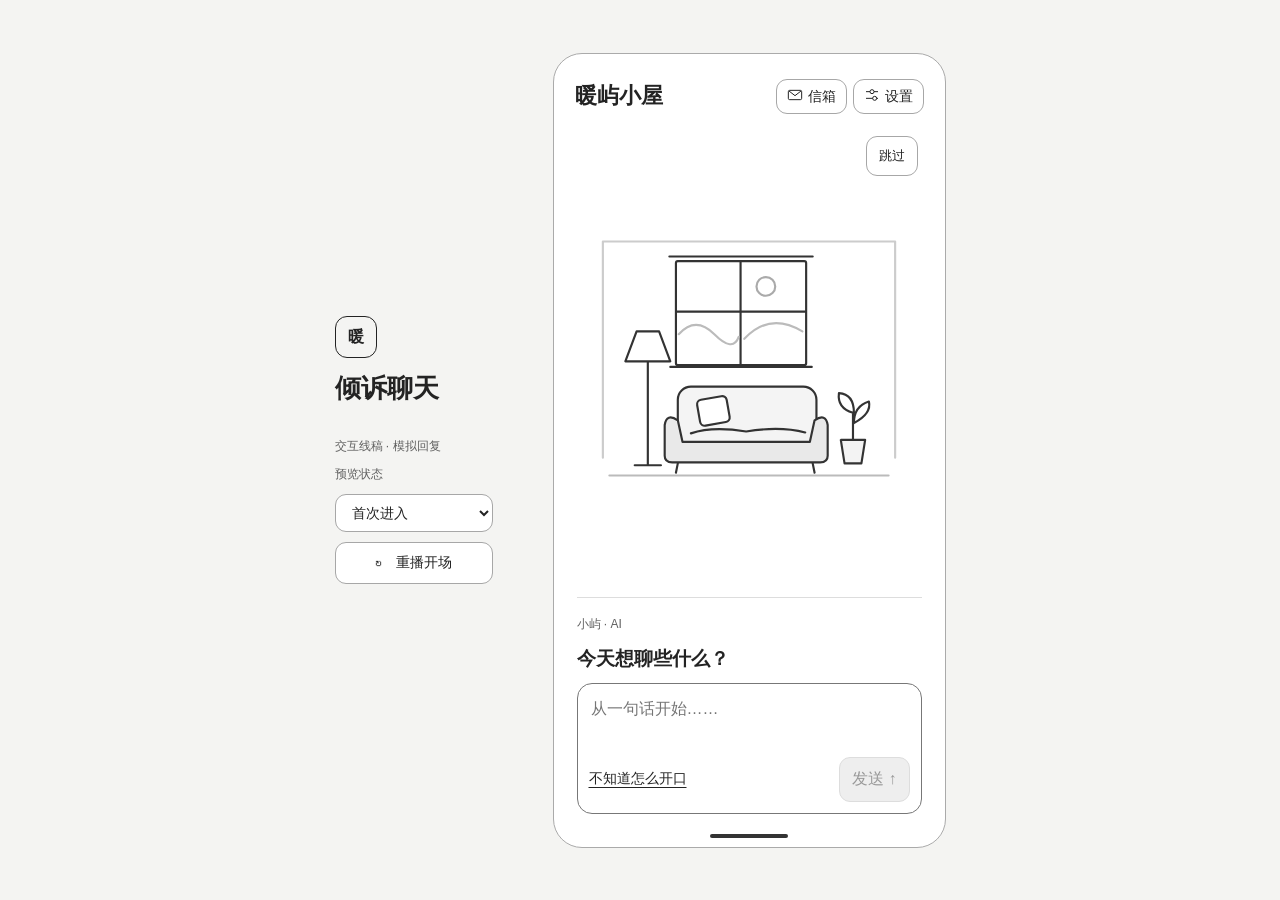
<file: chat/index.html>
<!DOCTYPE html><html lang="zh-CN"><head><meta charset="utf-8"><meta name="viewport" content="width=device-width,initial-scale=1,interactive-widget=resizes-content"><title>暖屿 · 聊天线稿</title><link rel="stylesheet" href="home.css?v=summary3"></head><body><main><aside><span class="mark">暖</span><h1>倾诉聊天</h1><small>交互线稿 · 模拟回复</small><label for="scene">预览状态</label><select id="scene"><option value="first">首次进入</option><option value="resume">有未结束的聊天</option><option value="tomorrow">模拟次日回看</option></select><button id="replay">↻　重播开场</button></aside><article><header id="top"></header><section id="body"></section><div class="handle"></div><dialog><div id="sheet"></div></dialog></article></main><script src="chat.js?v=summary3"></script></body></html>
</file>
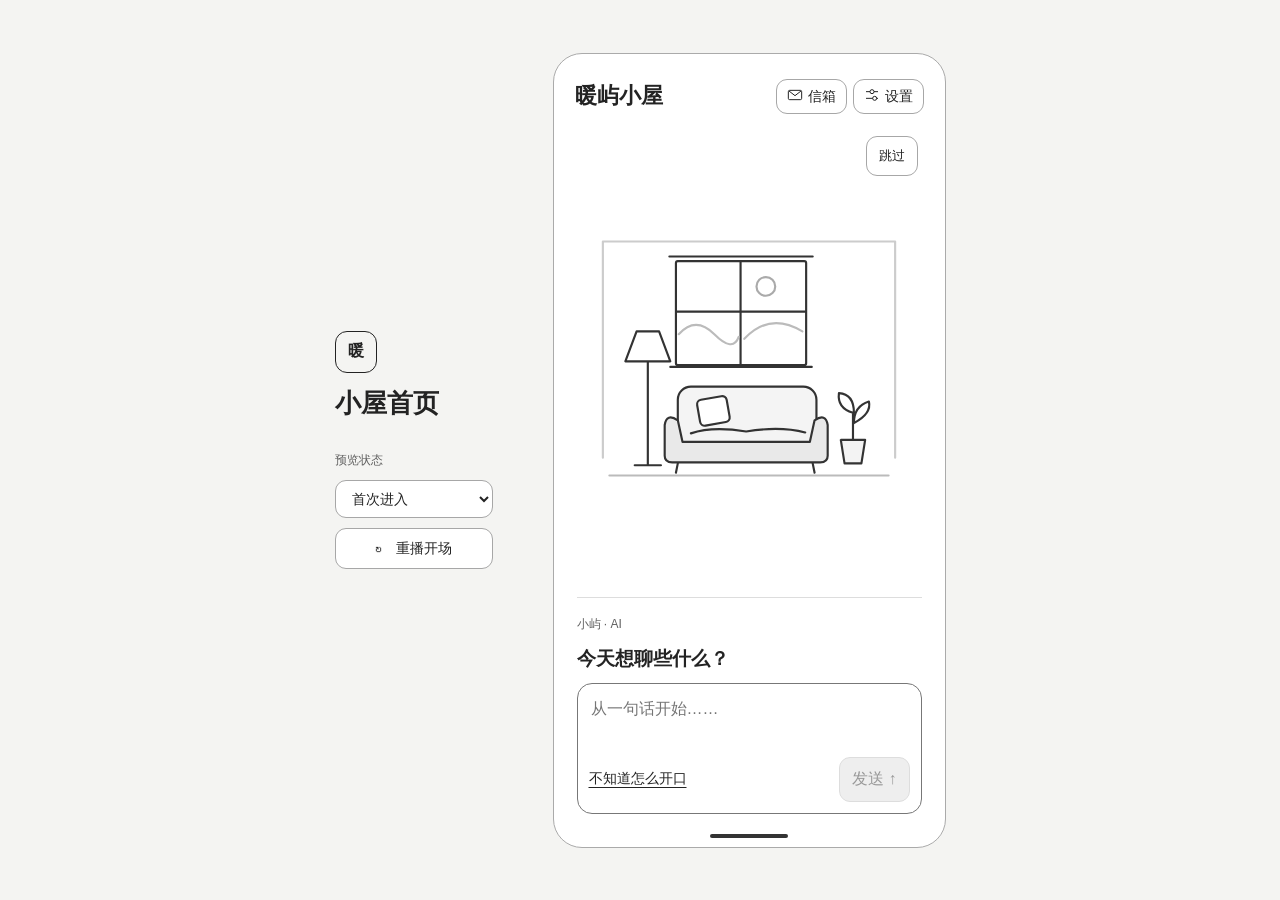
<file: home/index.html>
<!DOCTYPE html><html lang="zh-CN"><head><meta charset="utf-8"><meta name="viewport" content="width=device-width,initial-scale=1,interactive-widget=resizes-content"><title>暖屿 · 小屋首页</title><link rel="stylesheet" href="home.css"></head><body><main><aside><span class="mark">暖</span><h1>小屋首页</h1><label for="scene">预览状态</label><select id="scene"><option value="first">首次进入</option><option value="resume">有未结束的聊天</option></select><button id="replay">↻　重播开场</button></aside><article><header id="top"></header><section id="body"></section><div class="handle"></div><dialog><div id="sheet"></div></dialog></article></main><script src="home.js"></script></body></html>
</file>
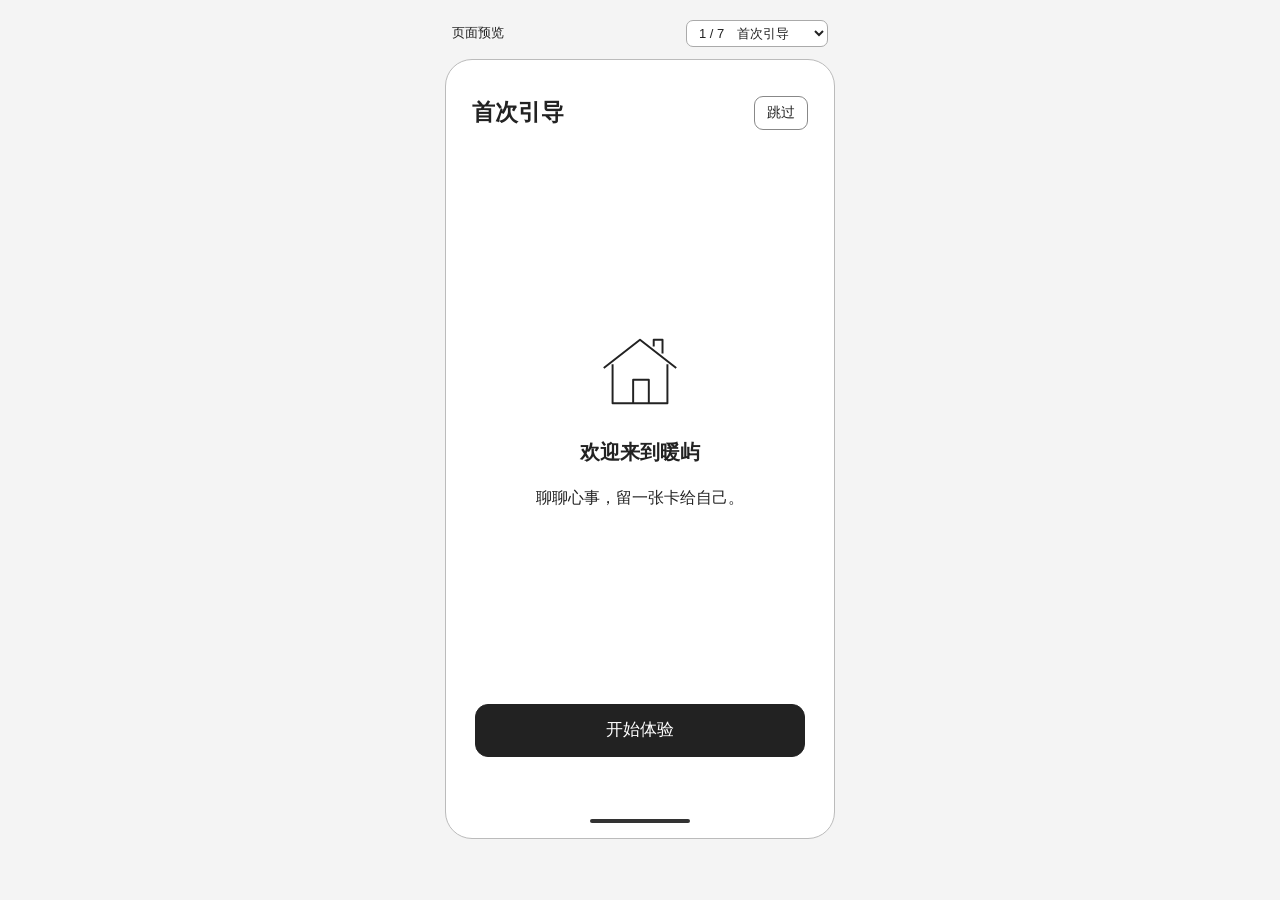
<file: seven/index.html>
<!DOCTYPE html><html lang="zh-CN"><meta charset="utf-8"><meta name="viewport" content="width=device-width,initial-scale=1"><title>暖屿 · 七页线框</title><link rel="stylesheet" href="style.css"><body><main><nav aria-label="页面预览"><label for="pages">页面预览</label><select id="pages"></select></nav><article><header></header><section></section><footer></footer><i></i><dialog><div id="sheet"></div></dialog></article></main><script src="app.js"></script></body></html>
</file>
<file: chat/home.css>
*{box-sizing:border-box}body{margin:0;background:#f4f4f2;color:#232323;font:16px/1.55 -apple-system,BlinkMacSystemFont,"PingFang SC",sans-serif}main{min-height:100svh;display:flex;align-items:center;justify-content:center;gap:60px;padding:18px}aside{width:158px;align-self:center;display:grid;gap:10px}.mark{font-family:serif;font-weight:bold;border:1px solid;border-radius:12px;width:42px;height:42px;display:grid;place-items:center}h1,h2,h3,p{margin:0}h1{font-size:26px;margin-bottom:18px}aside label,small{font-size:12px;color:#606060}button,select,textarea{font:inherit;color:inherit}button,select{background:white;border:1px solid #a7a7a7;border-radius:11px;padding:9px 12px;cursor:pointer}button:hover{background:#efefef}button:disabled{cursor:default;color:#999;background:#eee;border-color:#ddd}button:focus-visible,select:focus-visible{outline:2px solid #555;outline-offset:2px}aside button,select{font-size:14px}article{position:relative;width:min(393px,100%);height:min(795px,calc(100dvh - 36px));min-height:440px;display:flex;flex-direction:column;background:white;border:1px solid #aaa;border-radius:29px;overflow:hidden}header{display:flex;justify-content:space-between;align-items:center;padding:25px 21px 10px;gap:8px}h2{font-size:22px}.tools{display:flex;gap:6px}.tools button,.quiet{font-size:14px;padding:6px 10px}.tools svg,.hint svg{width:16px;height:16px;vertical-align:-2px;margin-right:5px}.handle{position:absolute;bottom:9px;width:78px;height:4px;left:50%;transform:translateX(-50%);border-radius:8px;background:#333}section{flex:1;min-height:0;overflow:auto;padding:8px 23px 33px;display:flex;flex-direction:column;gap:12px}.stage{position:relative;flex:1;min-height:100px;display:grid;place-items:center;overflow:hidden}.room{width:88%;height:100%;position:absolute;object-fit:contain;max-height:280px}.intro{position:absolute;inset:0;background:white;display:grid;place-items:center;animation:fade 1.6s forwards;pointer-events:none}.doorframe{width:83px;height:132px;border:2px solid #333;perspective:320px}.door{position:relative;background:#f5f5f5;border:1px solid #444;width:100%;height:100%;transform-origin:left;animation:swing 1.3s .15s forwards}.door:before{content:"";position:absolute;inset:9px 10px 53%;border:1px solid #aaa}.door:after{content:"";position:absolute;right:9px;top:56%;width:7px;height:7px;border-radius:50%;background:#333}@keyframes swing{to{transform:rotateY(-84deg)}}@keyframes fade{0%,59%{opacity:1}100%{opacity:0}}.skip{position:absolute;right:4px;top:4px;font-size:13px}.compose{border-top:1px solid #ddd;padding-top:17px;display:grid;gap:10px}.compose h3{font-size:19px}.field{padding:11px;border:1px solid #777;border-radius:15px}.field:focus-within{outline:1px solid #333}textarea{resize:none;width:100%;background:transparent;border:0;outline:0;min-height:48px}.row{display:flex;align-items:center;justify-content:space-between;gap:8px}.hint{border:0;background:none;padding:7px 0;font-size:14px;text-decoration:underline;text-underline-offset:4px}.primary{background:#252525;color:white;border-color:#252525}.primary:hover{background:#444}.middle{margin:auto;text-align:center;display:grid;justify-items:center;gap:15px}.middle svg{width:60px;height:60px}.lower{margin-top:auto}.msg{padding:12px 15px;border-radius:15px;max-width:85%;border:1px solid #bbb;align-self:flex-start;white-space:pre-wrap;overflow-wrap:anywhere}.mine{align-self:flex-end;background:#eee}.tile{display:flex;align-items:center;justify-content:space-between;width:100%;text-align:left}.tile span{font-size:13px;color:#666}.notice{font-size:13px;color:#666}dialog{width:min(337px,90vw);border:1px solid #888;border-radius:20px;padding:20px;color:#222}dialog::backdrop{background:#0004}#sheet{display:grid;gap:10px}#sheet h3{font-size:19px;margin-bottom:4px}
@media(max-width:660px){main{display:block;padding:0}aside{width:min(393px,100%);margin:auto;display:flex;align-items:center;justify-content:space-between;padding:6px 10px;gap:4px}.mark,aside h1{display:none}aside select,aside button{font-size:12px;padding:5px 8px}article{margin:auto;height:calc(100dvh - 43px);border-radius:20px}header{padding-top:17px}}
@media(max-height:570px){article{min-height:0}.stage{min-height:35px}.compose{padding-top:6px}section{gap:6px;padding-bottom:20px}}
@media(prefers-reduced-motion:reduce){.intro,.skip{display:none}}
.conversation{gap:8px;overflow:hidden}#log{flex:1;min-height:0;overflow:auto;display:flex;flex-direction:column;gap:18px;padding:14px 1px}.turn{align-self:flex-start;max-width:88%;display:grid;justify-items:start;gap:3px}.turn.out{align-self:flex-end;justify-items:end}.balloon{border:1px solid #bbb;border-radius:14px 14px 14px 3px;padding:10px 14px;white-space:pre-wrap;overflow-wrap:anywhere}.out .balloon{background:#eee;border-color:#ddd;border-radius:14px 14px 3px 14px}.correct{border:0;padding:5px 2px;text-decoration:underline;text-underline-offset:3px;font-size:12px;color:#555}.chatbar{border-top:1px solid #ddd;padding:12px 0 0;display:flex;align-items:center;gap:8px}.chatbar textarea,#revision{border:1px solid #aaa;border-radius:11px;padding:10px}.chatbar button{white-space:nowrap}blockquote{margin:0;background:#f5f5f5;border-left:2px solid #999;padding:9px 12px;font-size:14px;max-height:7em;overflow:auto;overflow-wrap:anywhere}.done{border:1px solid;border-radius:50%;width:45px;height:45px;display:grid;place-items:center}.turn small{font-size:11px}
.paper{border:1px solid #999;border-radius:12px;padding:20px;box-shadow:0 3px 0 #eee;overflow-wrap:anywhere}.paper h4{font-size:20px;margin:12px 0}.paper p{white-space:pre-wrap;overflow:auto;max-height:38dvh}.saved{text-align:center}.mailCard{display:grid;grid-template-columns:1fr auto;gap:4px 12px;text-align:left;padding:17px}.mailCard strong{grid-column:1;overflow-wrap:anywhere}.mailCard span{grid-column:2;grid-row:1/3;align-self:center;font-size:22px}
.paper{min-height:155px;display:grid;align-content:center}.face-back{text-align:center;font-size:18px}#flip{justify-self:center;padding:5px 16px;font-size:14px}

.card-actions{display:flex;justify-content:space-between;align-items:center;gap:4px;margin-top:6px}
.card-actions button,.card-actions #flip{flex:0 0 auto;min-height:32px;padding:4px 8px;font-size:13px;border-radius:8px;white-space:nowrap}

#sheet label{display:grid;gap:4px;font-size:14px}#cardTitle,#cardBody{width:100%;font:inherit;border:1px solid #999;border-radius:10px;padding:9px}

#mood{text-align:center}#mood p{font-size:14px;margin:4px 0 8px}#mood button{font-size:14px;padding:6px 12px;margin:0 4px}.quiet-light{justify-items:center;gap:8px;text-align:center;box-shadow:0 0 18px #ccc}
@media(prefers-reduced-motion:no-preference){.quiet-light{animation:light-in .8s ease-out}@keyframes light-in{from{opacity:.3;box-shadow:0 0 0 #ddd}to{opacity:1;box-shadow:0 0 18px #ccc}}}

.retention-receipt{align-self:center;border:1px solid #bbb;border-radius:12px;padding:5px 12px;font-size:14px;background:white}
</file>
<file: home/home.css>
*{box-sizing:border-box}body{margin:0;background:#f4f4f2;color:#232323;font:16px/1.55 -apple-system,BlinkMacSystemFont,"PingFang SC",sans-serif}main{min-height:100svh;display:flex;align-items:center;justify-content:center;gap:60px;padding:18px}aside{width:158px;align-self:center;display:grid;gap:10px}.mark{font-family:serif;font-weight:bold;border:1px solid;border-radius:12px;width:42px;height:42px;display:grid;place-items:center}h1,h2,h3,p{margin:0}h1{font-size:26px;margin-bottom:18px}aside label,small{font-size:12px;color:#606060}button,select,textarea{font:inherit;color:inherit}button,select{background:white;border:1px solid #a7a7a7;border-radius:11px;padding:9px 12px;cursor:pointer}button:hover{background:#efefef}button:disabled{cursor:default;color:#999;background:#eee;border-color:#ddd}button:focus-visible,select:focus-visible{outline:2px solid #555;outline-offset:2px}aside button,select{font-size:14px}article{position:relative;width:min(393px,100%);height:min(795px,calc(100dvh - 36px));min-height:440px;display:flex;flex-direction:column;background:white;border:1px solid #aaa;border-radius:29px;overflow:hidden}header{display:flex;justify-content:space-between;align-items:center;padding:25px 21px 10px;gap:8px}h2{font-size:22px}.tools{display:flex;gap:6px}.tools button,.quiet{font-size:14px;padding:6px 10px}.tools svg,.hint svg{width:16px;height:16px;vertical-align:-2px;margin-right:5px}.handle{position:absolute;bottom:9px;width:78px;height:4px;left:50%;transform:translateX(-50%);border-radius:8px;background:#333}section{flex:1;min-height:0;overflow:auto;padding:8px 23px 33px;display:flex;flex-direction:column;gap:12px}.stage{position:relative;flex:1;min-height:100px;display:grid;place-items:center;overflow:hidden}.room{width:88%;height:100%;position:absolute;object-fit:contain;max-height:280px}.intro{position:absolute;inset:0;background:white;display:grid;place-items:center;animation:fade 1.6s forwards;pointer-events:none}.doorframe{width:83px;height:132px;border:2px solid #333;perspective:320px}.door{position:relative;background:#f5f5f5;border:1px solid #444;width:100%;height:100%;transform-origin:left;animation:swing 1.3s .15s forwards}.door:before{content:"";position:absolute;inset:9px 10px 53%;border:1px solid #aaa}.door:after{content:"";position:absolute;right:9px;top:56%;width:7px;height:7px;border-radius:50%;background:#333}@keyframes swing{to{transform:rotateY(-84deg)}}@keyframes fade{0%,59%{opacity:1}100%{opacity:0}}.skip{position:absolute;right:4px;top:4px;font-size:13px}.compose{border-top:1px solid #ddd;padding-top:17px;display:grid;gap:10px}.compose h3{font-size:19px}.field{padding:11px;border:1px solid #777;border-radius:15px}.field:focus-within{outline:1px solid #333}textarea{resize:none;width:100%;background:transparent;border:0;outline:0;min-height:48px}.row{display:flex;align-items:center;justify-content:space-between;gap:8px}.hint{border:0;background:none;padding:7px 0;font-size:14px;text-decoration:underline;text-underline-offset:4px}.primary{background:#252525;color:white;border-color:#252525}.primary:hover{background:#444}.middle{margin:auto;text-align:center;display:grid;justify-items:center;gap:15px}.middle svg{width:60px;height:60px}.lower{margin-top:auto}.msg{padding:12px 15px;border-radius:15px;max-width:85%;border:1px solid #bbb;align-self:flex-start;white-space:pre-wrap;overflow-wrap:anywhere}.mine{align-self:flex-end;background:#eee}.tile{display:flex;align-items:center;justify-content:space-between;width:100%;text-align:left}.tile span{font-size:13px;color:#666}.notice{font-size:13px;color:#666}dialog{width:min(337px,90vw);border:1px solid #888;border-radius:20px;padding:20px;color:#222}dialog::backdrop{background:#0004}#sheet{display:grid;gap:10px}#sheet h3{font-size:19px;margin-bottom:4px}
@media(max-width:660px){main{display:block;padding:0}aside{width:min(393px,100%);margin:auto;display:flex;align-items:center;justify-content:space-between;padding:6px 10px;gap:4px}.mark,aside h1{display:none}aside select,aside button{font-size:12px;padding:5px 8px}article{margin:auto;height:calc(100dvh - 43px);border-radius:20px}header{padding-top:17px}}
@media(max-height:570px){article{min-height:0}.stage{min-height:35px}.compose{padding-top:6px}section{gap:6px;padding-bottom:20px}}
@media(prefers-reduced-motion:reduce){.intro,.skip{display:none}}
</file>
<file: seven/style.css>
*{box-sizing:border-box}body{margin:0;background:#f4f4f4;color:#222;font:16px/1.55 -apple-system,BlinkMacSystemFont,"PingFang SC",sans-serif}main{width:min(390px,100%);margin:20px auto}nav,header,.row{display:flex;align-items:center;justify-content:space-between;gap:10px}nav{font-size:13px;margin:0 7px 12px}select,input,textarea,button{font:inherit;color:inherit}select{background:white;border:1px solid #aaa;padding:4px 8px;border-radius:7px}article{position:relative;isolation:isolate;display:flex;flex-direction:column;height:min(780px,calc(100dvh - 84px));min-height:520px;border:1px solid #bbb;border-radius:27px;background:white;overflow:hidden}header{padding:32px 26px 12px;min-height:85px}h1,h2,p{margin:0}h1{font-size:23px}h2{font-size:20px}section{flex:1;min-height:0;overflow:auto;padding:12px 29px;display:flex;flex-direction:column;gap:14px}footer{display:grid;gap:12px;padding:14px 29px clamp(34px,9vh,83px)}i{position:absolute;bottom:15px;left:37%;width:26%;height:4px;background:#333;border-radius:9px;pointer-events:none}button{cursor:pointer;background:white;border:1px solid #888;border-radius:13px;padding:11px 15px;min-height:43px}button:hover{background:#eee}button:focus-visible,select:focus-visible{outline:3px solid #555;outline-offset:2px}.primary,.active{background:#222;color:white;border-color:#222}.primary:hover,.active:hover{background:#444}footer>button{min-height:53px;font-size:17px}.small{font-size:14px;min-height:34px;padding:4px 12px;border-radius:9px}.room{width:100%;margin:auto}.center{margin:auto;text-align:center;display:grid;justify-items:center;gap:18px}.icon{width:94px;height:94px}.box,.bubble{border:1px solid #aaa;border-radius:14px;padding:16px}.bubble{align-self:flex-start;background:#f6f6f6;font-size:15px}.mine{align-self:flex-end;background:white}.row>*{flex:1}.row button{font-size:14px;padding:8px}.line{display:flex;gap:7px}.line input{min-width:0;flex:1}.box h2{margin-bottom:12px}.card{margin:auto 0;padding:25px 20px}.card p{white-space:pre-wrap}textarea,input{border:1px solid #aaa;background:#fff;border-radius:10px;padding:10px;width:100%}textarea{min-height:115px}.item{text-align:left;display:flex;justify-content:space-between;align-items:center}.muted{font-size:14px;color:#666}.chatFoot{padding-bottom:36px}dialog{border:1px solid #999;border-radius:19px;padding:23px;width:min(330px,87vw);color:#222}dialog::backdrop{background:#0005}#sheet{display:grid;gap:11px}.symbol{font-size:24px} @media(max-width:450px){main{margin:7px auto}nav{margin:0 14px 6px}article{height:calc(100dvh - 54px)}}
</file>
